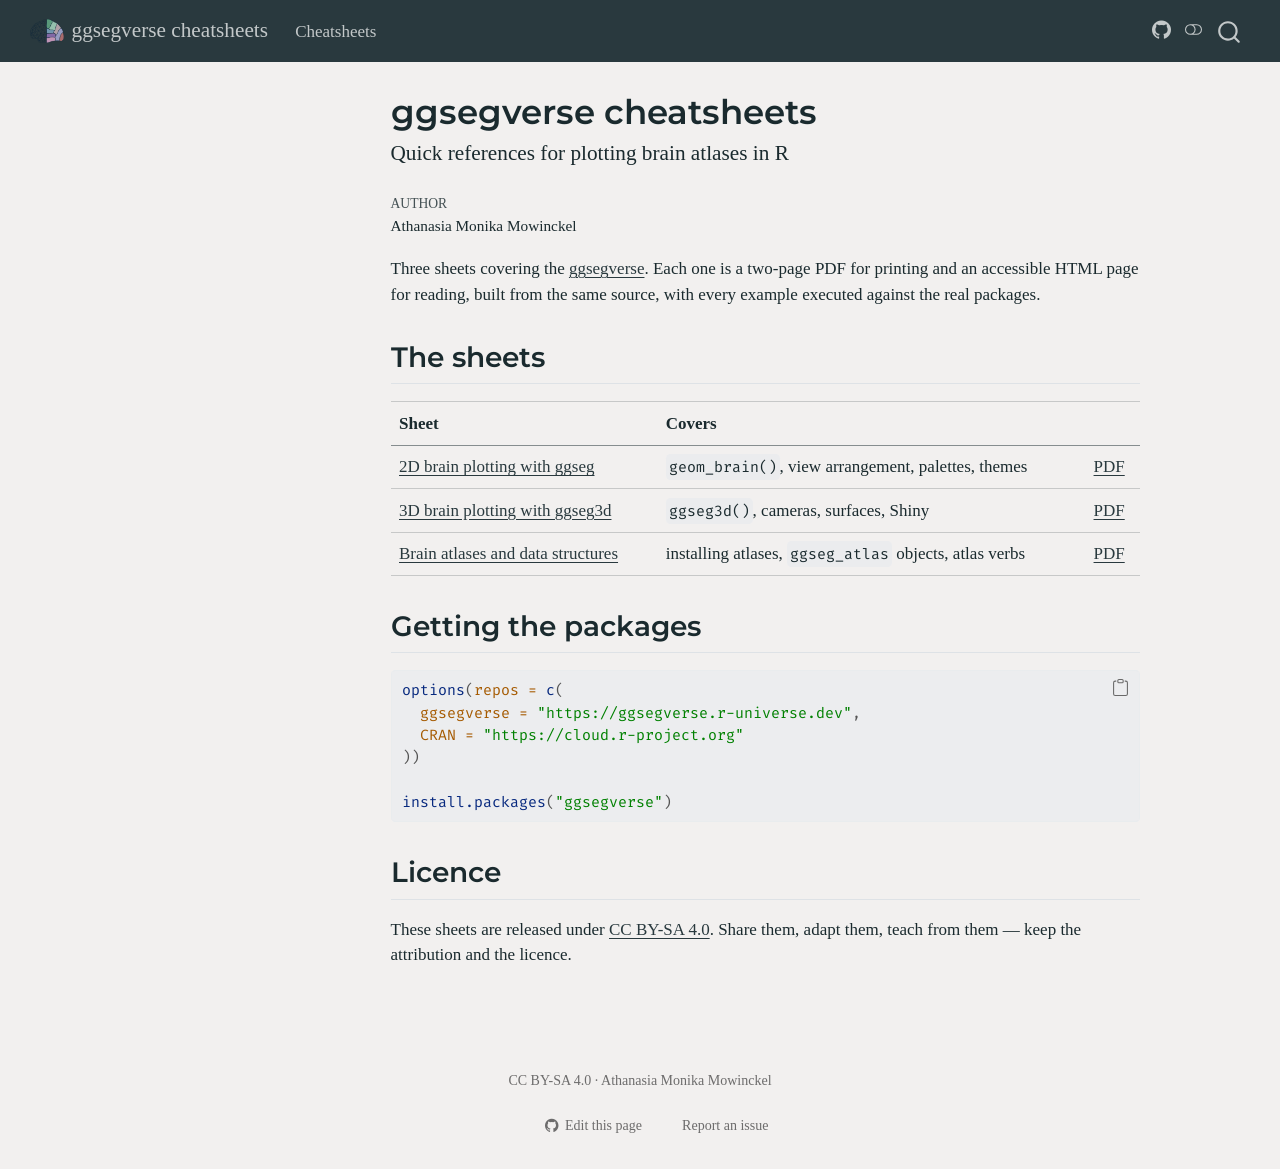
<file: docs/index.html>
<!DOCTYPE html>
<html xmlns="http://www.w3.org/1999/xhtml" lang="en" xml:lang="en"><head>

<meta charset="utf-8">
<meta name="generator" content="quarto-1.10.18">

<meta name="viewport" content="width=device-width, initial-scale=1.0, user-scalable=yes">

<meta name="author" content="Athanasia Monika Mowinckel">

<title>ggsegverse cheatsheets</title>
<style>
/* Default styles provided by pandoc.
** See https://pandoc.org/MANUAL.html#variables-for-html for config info.
*/
span.smallcaps{font-variant: small-caps;}
div.columns{display: flex; gap: 1.5em;}
div.column{flex: auto;}
@media screen {
div.columns{gap: min(4vw, 1.5em);}
div.column{overflow-x: auto;}
}
div.hanging-indent{margin-left: 1.5em; text-indent: -1.5em;}
ul.task-list{list-style: none;}
ul.task-list li input[type="checkbox"] {
  width: 0.8em;
  margin: 0 0.8em 0.2em -1em; /* quarto-specific, see https://github.com/quarto-dev/quarto-cli/issues/4556 */ 
  vertical-align: middle;
}
/* CSS for syntax highlighting */
html { -webkit-text-size-adjust: 100%; }
pre > code.sourceCode { white-space: pre; position: relative; }
pre > code.sourceCode > span { display: inline-block; line-height: 1.25; }
pre > code.sourceCode > span:empty { height: 1.2em; }
.sourceCode { overflow: visible; }
code.sourceCode > span { color: inherit; text-decoration: inherit; }
div.sourceCode { margin: 1em 0; }
pre.sourceCode { margin: 0; }
@media screen {
div.sourceCode { overflow: auto; }
}
@media print {
pre > code.sourceCode { white-space: pre-wrap; }
pre > code.sourceCode > span { text-indent: -5em; padding-left: 5em; }
}
pre.numberSource code
  { counter-reset: source-line 0; }
pre.numberSource code > span
  { position: relative; left: -4em; counter-increment: source-line; }
pre.numberSource code > span > a:first-child::before
  { content: counter(source-line);
    position: relative; left: -1em; text-align: right; vertical-align: baseline;
    border: none; display: inline-block;
    -webkit-touch-callout: none; -webkit-user-select: none;
    -khtml-user-select: none; -moz-user-select: none;
    -ms-user-select: none; user-select: none;
    padding: 0 4px; width: 4em;
  }
pre.numberSource { margin-left: 3em;  padding-left: 4px; }
div.sourceCode
  {   }
@media screen {
pre > code.sourceCode > span > a:first-child::before { text-decoration: underline; }
}
</style>


<script src="site_libs/quarto-nav/quarto-nav.js"></script>
<script src="site_libs/quarto-nav/headroom.min.js"></script>
<script src="site_libs/clipboard/clipboard.min.js"></script>
<script src="site_libs/quarto-search/autocomplete.umd.js"></script>
<script src="site_libs/quarto-search/fuse.min.js"></script>
<script src="site_libs/quarto-search/quarto-search.js"></script>
<meta name="quarto:offset" content="./">
<link href="./images/favico.png" rel="icon" type="image/png">
<script src="site_libs/quarto-html/quarto.js" type="module"></script>
<script src="site_libs/quarto-html/tabsets/tabsets.js" type="module"></script>
<script src="site_libs/quarto-html/popper.min.js"></script>
<script src="site_libs/quarto-html/tippy.umd.min.js"></script>
<script src="site_libs/quarto-html/anchor.min.js"></script>
<link href="site_libs/quarto-html/tippy.css" rel="stylesheet">
<link href="site_libs/quarto-html/quarto-syntax-highlighting-a7e55a648c3173d490dfbcff7c738fd5.css" rel="stylesheet" class="quarto-color-scheme" id="quarto-text-highlighting-styles">
<link href="site_libs/quarto-html/quarto-syntax-highlighting-dark-8f4bfa30b46fb3658743a49ed406d3c1.css" rel="stylesheet" class="quarto-color-scheme quarto-color-alternate" id="quarto-text-highlighting-styles">
<link href="site_libs/quarto-html/quarto-syntax-highlighting-a7e55a648c3173d490dfbcff7c738fd5.css" rel="stylesheet" class="quarto-color-scheme-extra" id="quarto-text-highlighting-styles">
<script src="site_libs/bootstrap/bootstrap.min.js"></script>
<link href="site_libs/bootstrap/bootstrap-icons.css" rel="stylesheet">
<link href="site_libs/bootstrap/bootstrap-e9eb211d233157b58f5104077085ee62.min.css" rel="stylesheet" append-hash="true" class="quarto-color-scheme" id="quarto-bootstrap" data-mode="light">
<link href="site_libs/bootstrap/bootstrap-dark-74b1e653aeb2f6ab6475688ae5709e75.min.css" rel="stylesheet" append-hash="true" class="quarto-color-scheme quarto-color-alternate" id="quarto-bootstrap" data-mode="light">
<link href="site_libs/bootstrap/bootstrap-e9eb211d233157b58f5104077085ee62.min.css" rel="stylesheet" append-hash="true" class="quarto-color-scheme-extra" id="quarto-bootstrap" data-mode="light">
<script id="quarto-search-options" type="application/json">{
  "location": "navbar",
  "copy-button": false,
  "collapse-after": 3,
  "panel-placement": "end",
  "type": "overlay",
  "limit": 50,
  "keyboard-shortcut": [
    "f",
    "/",
    "s"
  ],
  "show-item-context": false,
  "language": {
    "search-no-results-text": "No results",
    "search-matching-documents-text": "matching documents",
    "search-copy-link-title": "Copy link to search",
    "search-hide-matches-text": "Hide additional matches",
    "search-more-match-text": "more match in this document",
    "search-more-matches-text": "more matches in this document",
    "search-clear-button-title": "Clear",
    "search-text-placeholder": "",
    "search-detached-cancel-button-title": "Cancel",
    "search-submit-button-title": "Submit",
    "search-label": "Search"
  }
}</script>


<link rel="stylesheet" href="styles.css">
</head>

<body class="floating nav-fixed fullcontent quarto-light"><script id="quarto-html-before-body" type="application/javascript">
    const toggleBodyColorMode = (bsSheetEl) => {
      const mode = bsSheetEl.getAttribute("data-mode");
      const bodyEl = window.document.querySelector("body");
      if (mode === "dark") {
        bodyEl.classList.add("quarto-dark");
        bodyEl.classList.remove("quarto-light");
      } else {
        bodyEl.classList.add("quarto-light");
        bodyEl.classList.remove("quarto-dark");
      }
    }
    const toggleBodyColorPrimary = () => {
      const bsSheetEl = window.document.querySelector("link#quarto-bootstrap:not([rel=disabled-stylesheet])");
      if (bsSheetEl) {
        toggleBodyColorMode(bsSheetEl);
      }
    }
    const setColorSchemeToggle = (alternate) => {
      const toggles = window.document.querySelectorAll('.quarto-color-scheme-toggle');
      for (let i=0; i < toggles.length; i++) {
        const toggle = toggles[i];
        if (toggle) {
          if (alternate) {
            toggle.classList.add("alternate");
          } else {
            toggle.classList.remove("alternate");
          }
        }
      }
    };
    const toggleColorMode = (alternate) => {
      // Switch the stylesheets
      const primaryStylesheets = window.document.querySelectorAll('link.quarto-color-scheme:not(.quarto-color-alternate)');
      const alternateStylesheets = window.document.querySelectorAll('link.quarto-color-scheme.quarto-color-alternate');
      manageTransitions('#quarto-margin-sidebar .nav-link', false);
      if (alternate) {
        // note: dark is layered on light, we don't disable primary!
        enableStylesheet(alternateStylesheets);
        for (const sheetNode of alternateStylesheets) {
          if (sheetNode.id === "quarto-bootstrap") {
            toggleBodyColorMode(sheetNode);
          }
        }
      } else {
        disableStylesheet(alternateStylesheets);
        enableStylesheet(primaryStylesheets)
        toggleBodyColorPrimary();
      }
      manageTransitions('#quarto-margin-sidebar .nav-link', true);
      // Switch the toggles
      setColorSchemeToggle(alternate)
      // Hack to workaround the fact that safari doesn't
      // properly recolor the scrollbar when toggling (#1455)
      if (navigator.userAgent.indexOf('Safari') > 0 && navigator.userAgent.indexOf('Chrome') == -1) {
        manageTransitions("body", false);
        window.scrollTo(0, 1);
        setTimeout(() => {
          window.scrollTo(0, 0);
          manageTransitions("body", true);
        }, 40);
      }
    }
    const disableStylesheet = (stylesheets) => {
      for (let i=0; i < stylesheets.length; i++) {
        const stylesheet = stylesheets[i];
        stylesheet.rel = 'disabled-stylesheet';
      }
    }
    const enableStylesheet = (stylesheets) => {
      for (let i=0; i < stylesheets.length; i++) {
        const stylesheet = stylesheets[i];
        if(stylesheet.rel !== 'stylesheet') { // for Chrome, which will still FOUC without this check
          stylesheet.rel = 'stylesheet';
        }
      }
    }
    const manageTransitions = (selector, allowTransitions) => {
      const els = window.document.querySelectorAll(selector);
      for (let i=0; i < els.length; i++) {
        const el = els[i];
        if (allowTransitions) {
          el.classList.remove('notransition');
        } else {
          el.classList.add('notransition');
        }
      }
    }
    const isFileUrl = () => {
      return window.location.protocol === 'file:';
    }
    const hasAlternateSentinel = () => {
      let styleSentinel = getColorSchemeSentinel();
      if (styleSentinel !== null) {
        return styleSentinel === "alternate";
      } else {
        return false;
      }
    }
    const setStyleSentinel = (alternate) => {
      const value = alternate ? "alternate" : "default";
      if (!isFileUrl()) {
        window.localStorage.setItem("quarto-color-scheme", value);
      } else {
        localAlternateSentinel = value;
      }
    }
    const getColorSchemeSentinel = () => {
      if (!isFileUrl()) {
        const storageValue = window.localStorage.getItem("quarto-color-scheme");
        return storageValue != null ? storageValue : localAlternateSentinel;
      } else {
        return localAlternateSentinel;
      }
    }
    const toggleGiscusIfUsed = (isAlternate, darkModeDefault) => {
      const baseTheme = document.querySelector('#giscus-base-theme')?.value ?? 'light';
      const alternateTheme = document.querySelector('#giscus-alt-theme')?.value ?? 'dark';
      let newTheme = '';
      if(authorPrefersDark) {
        newTheme = isAlternate ? baseTheme : alternateTheme;
      } else {
        newTheme = isAlternate ? alternateTheme : baseTheme;
      }
      const changeGiscusTheme = () => {
        // From: https://github.com/giscus/giscus/issues/336
        const sendMessage = (message) => {
          const iframe = document.querySelector('iframe.giscus-frame');
          if (!iframe) return;
          iframe.contentWindow.postMessage({ giscus: message }, 'https://giscus.app');
        }
        sendMessage({
          setConfig: {
            theme: newTheme
          }
        });
      }
      const isGiscussLoaded = window.document.querySelector('iframe.giscus-frame') !== null;
      if (isGiscussLoaded) {
        changeGiscusTheme();
      }
    };
    const authorPrefersDark = false;
    const darkModeDefault = authorPrefersDark;
      document.querySelector('link#quarto-text-highlighting-styles.quarto-color-scheme-extra').rel = 'disabled-stylesheet';
      document.querySelector('link#quarto-bootstrap.quarto-color-scheme-extra').rel = 'disabled-stylesheet';
    let localAlternateSentinel = darkModeDefault ? 'alternate' : 'default';
    // Dark / light mode switch
    window.quartoToggleColorScheme = () => {
      // Read the current dark / light value
      let toAlternate = !hasAlternateSentinel();
      toggleColorMode(toAlternate);
      setStyleSentinel(toAlternate);
      toggleGiscusIfUsed(toAlternate, darkModeDefault);
      window.dispatchEvent(new Event('resize'));
    };
    // Switch to dark mode if need be
    if (hasAlternateSentinel()) {
      toggleColorMode(true);
    } else {
      toggleColorMode(false);
    }
  </script>

<div id="quarto-search-results"></div>
  <header id="quarto-header" class="headroom fixed-top">
    <nav class="navbar navbar-expand-lg " data-bs-theme="dark">
      <div class="navbar-container container-fluid">
      <div class="navbar-brand-container mx-auto">
    <a href="https://ggsegverse.github.io" class="navbar-brand navbar-brand-logo">
    <img src="./images/submark_light.png" alt="ggsegverse" class="navbar-logo light-content">
    <img src="./images/submark_light.png" alt="ggsegverse" class="navbar-logo dark-content">
    </a>
    <a class="navbar-brand" href="https://ggsegverse.github.io">
    <span class="navbar-title">ggsegverse cheatsheets</span>
    </a>
  </div>
            <div id="quarto-search" class="" title="Search"></div>
          <button class="navbar-toggler" type="button" data-bs-toggle="collapse" data-bs-target="#navbarCollapse" aria-controls="navbarCollapse" role="menu" aria-expanded="false" aria-label="Toggle navigation" onclick="if (window.quartoToggleHeadroom) { window.quartoToggleHeadroom(); }">
  <span class="navbar-toggler-icon"></span>
</button>
          <div class="collapse navbar-collapse" id="navbarCollapse">
            <ul class="navbar-nav navbar-nav-scroll me-auto">
  <li class="nav-item">
    <a class="nav-link active" href="./index.html" aria-current="page"> 
<span class="menu-text">Cheatsheets</span></a>
  </li>  
</ul>
            <ul class="navbar-nav navbar-nav-scroll ms-auto">
  <li class="nav-item compact">
    <a class="nav-link" href="https://github.com/ggsegverse/cheatsheets"> <i class="bi bi-github" role="img" aria-label="GitHub">
</i> 
<span class="menu-text"></span></a>
  </li>  
</ul>
          </div> <!-- /navcollapse -->
            <div class="quarto-navbar-tools">
  <a href="" class="quarto-color-scheme-toggle quarto-navigation-tool  px-1" onclick="window.quartoToggleColorScheme(); return false;" title="Toggle dark mode"><i class="bi"></i></a>
</div>
      </div> <!-- /container-fluid -->
    </nav>
</header>
<!-- content -->
<div id="quarto-content" class="quarto-container page-columns page-rows-contents page-layout-article page-navbar">
<!-- sidebar -->
  <nav id="quarto-sidebar" class="sidebar collapse collapse-horizontal quarto-sidebar-collapse-item sidebar-navigation floating overflow-auto">
    
</nav>
<div id="quarto-sidebar-glass" class="quarto-sidebar-collapse-item" data-bs-toggle="collapse" data-bs-target=".quarto-sidebar-collapse-item"></div>
<!-- margin-sidebar -->
    
<!-- main -->
<main class="content" id="quarto-document-content">


<header id="title-block-header" class="quarto-title-block default">
<div class="quarto-title">
<h1 class="title">ggsegverse cheatsheets</h1>
<p class="subtitle lead">Quick references for plotting brain atlases in R</p>
</div>



<div class="quarto-title-meta">

    <div>
    <div class="quarto-title-meta-heading">Author</div>
    <div class="quarto-title-meta-contents">
             <p>Athanasia Monika Mowinckel </p>
          </div>
  </div>
    
  
    
  </div>
  


</header>


<p>Three sheets covering the <a href="https://ggsegverse.github.io">ggsegverse</a>. Each one is a two-page PDF for printing and an accessible HTML page for reading, built from the same source, with every example executed against the real packages.</p>
<section id="the-sheets" class="level2">
<h2 class="anchored" data-anchor-id="the-sheets">The sheets</h2>
<table class="caption-top table">
<thead>
<tr class="header">
<th>Sheet</th>
<th>Covers</th>
<th></th>
</tr>
</thead>
<tbody>
<tr class="odd">
<td><a href="./ggseg.html">2D brain plotting with ggseg</a></td>
<td><code>geom_brain()</code>, view arrangement, palettes, themes</td>
<td><a href="ggseg.pdf">PDF</a></td>
</tr>
<tr class="even">
<td><a href="./ggseg3d.html">3D brain plotting with ggseg3d</a></td>
<td><code>ggseg3d()</code>, cameras, surfaces, Shiny</td>
<td><a href="ggseg3d.pdf">PDF</a></td>
</tr>
<tr class="odd">
<td><a href="./ggseg-atlases.html">Brain atlases and data structures</a></td>
<td>installing atlases, <code>ggseg_atlas</code> objects, atlas verbs</td>
<td><a href="ggseg-atlases.pdf">PDF</a></td>
</tr>
</tbody>
</table>
</section>
<section id="getting-the-packages" class="level2">
<h2 class="anchored" data-anchor-id="getting-the-packages">Getting the packages</h2>
<div class="code-copy-outer-scaffold"><div class="sourceCode" id="cb1"><pre class="sourceCode r code-with-copy"><code class="sourceCode r"><span id="cb1-1"><a href="#cb1-1" aria-hidden="true" tabindex="-1"></a><span class="fu">options</span>(<span class="at">repos =</span> <span class="fu">c</span>(</span>
<span id="cb1-2"><a href="#cb1-2" aria-hidden="true" tabindex="-1"></a>  <span class="at">ggsegverse =</span> <span class="st">"https://ggsegverse.r-universe.dev"</span>,</span>
<span id="cb1-3"><a href="#cb1-3" aria-hidden="true" tabindex="-1"></a>  <span class="at">CRAN =</span> <span class="st">"https://cloud.r-project.org"</span></span>
<span id="cb1-4"><a href="#cb1-4" aria-hidden="true" tabindex="-1"></a>))</span>
<span id="cb1-5"><a href="#cb1-5" aria-hidden="true" tabindex="-1"></a></span>
<span id="cb1-6"><a href="#cb1-6" aria-hidden="true" tabindex="-1"></a><span class="fu">install.packages</span>(<span class="st">"ggsegverse"</span>)</span></code></pre></div><button title="Copy to Clipboard" class="code-copy-button"><i class="bi"></i></button></div>
</section>
<section id="licence" class="level2">
<h2 class="anchored" data-anchor-id="licence">Licence</h2>
<p>These sheets are released under <a href="https://creativecommons.org/licenses/by-sa/4.0/">CC BY-SA 4.0</a>. Share them, adapt them, teach from them — keep the attribution and the licence.</p>


</section>

</main> <!-- /main -->
<script id="quarto-html-after-body" type="application/javascript">
  window.document.addEventListener("DOMContentLoaded", function (event) {
    // Ensure there is a toggle, if there isn't float one in the top right
    if (window.document.querySelector('.quarto-color-scheme-toggle') === null) {
      const a = window.document.createElement('a');
      a.classList.add('top-right');
      a.classList.add('quarto-color-scheme-toggle');
      a.href = "";
      a.onclick = function() { try { window.quartoToggleColorScheme(); } catch {} return false; };
      const i = window.document.createElement("i");
      i.classList.add('bi');
      a.appendChild(i);
      window.document.body.appendChild(a);
    }
    setColorSchemeToggle(hasAlternateSentinel())
    const icon = "";
    const anchorJS = new window.AnchorJS();
    anchorJS.options = {
      placement: 'right',
      icon: icon
    };
    anchorJS.add('.anchored');
    const isCodeAnnotation = (el) => {
      for (const clz of el.classList) {
        if (clz.startsWith('code-annotation-')) {                     
          return true;
        }
      }
      return false;
    }
    const onCopySuccess = function(e) {
      // button target
      const button = e.trigger;
      // don't keep focus
      button.blur();
      // flash "checked"
      button.classList.add('code-copy-button-checked');
      var currentTitle = button.getAttribute("title");
      button.setAttribute("title", "Copied!");
      let tooltip;
      if (window.bootstrap) {
        button.setAttribute("data-bs-toggle", "tooltip");
        button.setAttribute("data-bs-placement", "left");
        button.setAttribute("data-bs-title", "Copied!");
        tooltip = new bootstrap.Tooltip(button, 
          { trigger: "manual", 
            customClass: "code-copy-button-tooltip",
            offset: [0, -8]});
        tooltip.show();    
      }
      setTimeout(function() {
        if (tooltip) {
          tooltip.hide();
          button.removeAttribute("data-bs-title");
          button.removeAttribute("data-bs-toggle");
          button.removeAttribute("data-bs-placement");
        }
        button.setAttribute("title", currentTitle);
        button.classList.remove('code-copy-button-checked');
      }, 1000);
      // clear code selection
      e.clearSelection();
    }
    const getTextToCopy = function(trigger) {
      const outerScaffold = trigger.parentElement.cloneNode(true);
      const codeEl = outerScaffold.querySelector('code');
      for (const childEl of codeEl.children) {
        if (isCodeAnnotation(childEl)) {
          childEl.remove();
        }
      }
      return codeEl.innerText;
    }
    const clipboard = new window.ClipboardJS('.code-copy-button:not([data-in-quarto-modal])', {
      text: getTextToCopy
    });
    clipboard.on('success', onCopySuccess);
    if (window.document.getElementById('quarto-embedded-source-code-modal')) {
      const clipboardModal = new window.ClipboardJS('.code-copy-button[data-in-quarto-modal]', {
        text: getTextToCopy,
        container: window.document.getElementById('quarto-embedded-source-code-modal')
      });
      clipboardModal.on('success', onCopySuccess);
    }
      var localhostRegex = new RegExp(/^(?:http|https):\/\/localhost\:?[0-9]*\//);
      var mailtoRegex = new RegExp(/^mailto:/);
        var filterRegex = new RegExp("https:\/\/ggsegverse\.github\.io\/cheatsheets");
      var isInternal = (href) => {
          return filterRegex.test(href) || localhostRegex.test(href) || mailtoRegex.test(href);
      }
      // Inspect non-navigation links and adorn them if external
     var links = window.document.querySelectorAll('a[href]:not(.nav-link):not(.navbar-brand):not(.toc-action):not(.sidebar-link):not(.sidebar-item-toggle):not(.pagination-link):not(.no-external):not([aria-hidden]):not(.dropdown-item):not(.quarto-navigation-tool):not(.about-link)');
      for (var i=0; i<links.length; i++) {
        const link = links[i];
        if (!isInternal(link.href)) {
          // undo the damage that might have been done by quarto-nav.js in the case of
          // links that we want to consider external
          if (link.dataset.originalHref !== undefined) {
            link.href = link.dataset.originalHref;
          }
            // target, if specified
            link.setAttribute("target", "_blank");
            if (link.getAttribute("rel") === null) {
              link.setAttribute("rel", "noopener");
            }
        }
      }
    function tippyHover(el, contentFn, onTriggerFn, onUntriggerFn) {
      const config = {
        allowHTML: true,
        maxWidth: 500,
        delay: 100,
        arrow: false,
        appendTo: function(el) {
            return el.parentElement;
        },
        interactive: true,
        interactiveBorder: 10,
        theme: 'quarto',
        placement: 'bottom-start',
      };
      if (contentFn) {
        config.content = contentFn;
      }
      if (onTriggerFn) {
        config.onTrigger = onTriggerFn;
      }
      if (onUntriggerFn) {
        config.onUntrigger = onUntriggerFn;
      }
      window.tippy(el, config); 
    }
    const noterefs = window.document.querySelectorAll('a[role="doc-noteref"]');
    for (var i=0; i<noterefs.length; i++) {
      const ref = noterefs[i];
      tippyHover(ref, function() {
        // use id or data attribute instead here
        let href = ref.getAttribute('data-footnote-href') || ref.getAttribute('href');
        try { href = new URL(href).hash; } catch {}
        const id = href.replace(/^#\/?/, "");
        const note = window.document.getElementById(id);
        if (note) {
          return note.innerHTML;
        } else {
          return "";
        }
      });
    }
    const xrefs = window.document.querySelectorAll('a.quarto-xref');
    const processXRef = (id, note) => {
      // Strip column container classes
      const stripColumnClz = (el) => {
        el.classList.remove("page-full", "page-columns");
        if (el.children) {
          for (const child of el.children) {
            stripColumnClz(child);
          }
        }
      }
      stripColumnClz(note)
      if (id === null || id.startsWith('sec-')) {
        // Special case sections, only their first couple elements
        const container = document.createElement("div");
        if (note.children && note.children.length > 2) {
          container.appendChild(note.children[0].cloneNode(true));
          for (let i = 1; i < note.children.length; i++) {
            const child = note.children[i];
            if (child.tagName === "P" && child.innerText === "") {
              continue;
            } else {
              container.appendChild(child.cloneNode(true));
              break;
            }
          }
          if (window.Quarto?.typesetMath) {
            window.Quarto.typesetMath(container);
          }
          return container.innerHTML
        } else {
          if (window.Quarto?.typesetMath) {
            window.Quarto.typesetMath(note);
          }
          return note.innerHTML;
        }
      } else {
        // Remove any anchor links if they are present
        const anchorLink = note.querySelector('a.anchorjs-link');
        if (anchorLink) {
          anchorLink.remove();
        }
        if (window.Quarto?.typesetMath) {
          window.Quarto.typesetMath(note);
        }
        if (note.classList.contains("callout")) {
          return note.outerHTML;
        } else {
          return note.innerHTML;
        }
      }
    }
    for (var i=0; i<xrefs.length; i++) {
      const xref = xrefs[i];
      tippyHover(xref, undefined, function(instance) {
        instance.disable();
        let url = xref.getAttribute('href');
        let hash = undefined; 
        if (url.startsWith('#')) {
          hash = url;
        } else {
          try { hash = new URL(url).hash; } catch {}
        }
        if (hash) {
          const id = hash.replace(/^#\/?/, "");
          const note = window.document.getElementById(id);
          if (note !== null) {
            try {
              const html = processXRef(id, note.cloneNode(true));
              instance.setContent(html);
            } finally {
              instance.enable();
              instance.show();
            }
          } else {
            // See if we can fetch this
            fetch(url.split('#')[0])
            .then(res => res.text())
            .then(html => {
              const parser = new DOMParser();
              const htmlDoc = parser.parseFromString(html, "text/html");
              const note = htmlDoc.getElementById(id);
              if (note !== null) {
                const html = processXRef(id, note);
                instance.setContent(html);
              } 
            }).finally(() => {
              instance.enable();
              instance.show();
            });
          }
        } else {
          // See if we can fetch a full url (with no hash to target)
          // This is a special case and we should probably do some content thinning / targeting
          fetch(url)
          .then(res => res.text())
          .then(html => {
            const parser = new DOMParser();
            const htmlDoc = parser.parseFromString(html, "text/html");
            const note = htmlDoc.querySelector('main.content');
            if (note !== null) {
              // This should only happen for chapter cross references
              // (since there is no id in the URL)
              // remove the first header
              if (note.children.length > 0 && note.children[0].tagName === "HEADER") {
                note.children[0].remove();
              }
              const html = processXRef(null, note);
              instance.setContent(html);
            } 
          }).finally(() => {
            instance.enable();
            instance.show();
          });
        }
      }, function(instance) {
      });
    }
        let selectedAnnoteEl;
        const selectorForAnnotation = ( cell, annotation) => {
          let cellAttr = 'data-code-cell="' + cell + '"';
          let lineAttr = 'data-code-annotation="' +  annotation + '"';
          const selector = 'span[' + cellAttr + '][' + lineAttr + ']';
          return selector;
        }
        const selectCodeLines = (annoteEl) => {
          const doc = window.document;
          const targetCell = annoteEl.getAttribute("data-target-cell");
          const targetAnnotation = annoteEl.getAttribute("data-target-annotation");
          const annoteSpan = window.document.querySelector(selectorForAnnotation(targetCell, targetAnnotation));
          const lines = annoteSpan.getAttribute("data-code-lines").split(",");
          const lineIds = lines.map((line) => {
            return targetCell + "-" + line;
          })
          let top = null;
          let height = null;
          let parent = null;
          if (lineIds.length > 0) {
              //compute the position of the single el (top and bottom and make a div)
              const el = window.document.getElementById(lineIds[0]);
              top = el.offsetTop;
              height = el.offsetHeight;
              parent = el.parentElement.parentElement;
            if (lineIds.length > 1) {
              const lastEl = window.document.getElementById(lineIds[lineIds.length - 1]);
              const bottom = lastEl.offsetTop + lastEl.offsetHeight;
              height = bottom - top;
            }
            if (top !== null && height !== null && parent !== null) {
              // cook up a div (if necessary) and position it 
              let div = window.document.getElementById("code-annotation-line-highlight");
              if (div === null) {
                div = window.document.createElement("div");
                div.setAttribute("id", "code-annotation-line-highlight");
                div.style.position = 'absolute';
                parent.appendChild(div);
              }
              div.style.top = top - 2 + "px";
              div.style.height = height + 4 + "px";
              div.style.left = 0;
              let gutterDiv = window.document.getElementById("code-annotation-line-highlight-gutter");
              if (gutterDiv === null) {
                gutterDiv = window.document.createElement("div");
                gutterDiv.setAttribute("id", "code-annotation-line-highlight-gutter");
                gutterDiv.style.position = 'absolute';
                const codeCell = window.document.getElementById(targetCell);
                const gutter = codeCell.querySelector('.code-annotation-gutter');
                gutter.appendChild(gutterDiv);
              }
              gutterDiv.style.top = top - 2 + "px";
              gutterDiv.style.height = height + 4 + "px";
            }
            selectedAnnoteEl = annoteEl;
          }
        };
        const unselectCodeLines = () => {
          const elementsIds = ["code-annotation-line-highlight", "code-annotation-line-highlight-gutter"];
          elementsIds.forEach((elId) => {
            const div = window.document.getElementById(elId);
            if (div) {
              div.remove();
            }
          });
          selectedAnnoteEl = undefined;
        };
          // Handle positioning of the toggle
      window.addEventListener(
        "resize",
        throttle(() => {
          elRect = undefined;
          if (selectedAnnoteEl) {
            selectCodeLines(selectedAnnoteEl);
          }
        }, 10)
      );
      function throttle(fn, ms) {
      let throttle = false;
      let timer;
        return (...args) => {
          if(!throttle) { // first call gets through
              fn.apply(this, args);
              throttle = true;
          } else { // all the others get throttled
              if(timer) clearTimeout(timer); // cancel #2
              timer = setTimeout(() => {
                fn.apply(this, args);
                timer = throttle = false;
              }, ms);
          }
        };
      }
        // Attach click handler to the DT
        const annoteDls = window.document.querySelectorAll('dt[data-target-cell]');
        for (const annoteDlNode of annoteDls) {
          annoteDlNode.addEventListener('click', (event) => {
            const clickedEl = event.target;
            if (clickedEl !== selectedAnnoteEl) {
              unselectCodeLines();
              const activeEl = window.document.querySelector('dt[data-target-cell].code-annotation-active');
              if (activeEl) {
                activeEl.classList.remove('code-annotation-active');
              }
              selectCodeLines(clickedEl);
              clickedEl.classList.add('code-annotation-active');
            } else {
              // Unselect the line
              unselectCodeLines();
              clickedEl.classList.remove('code-annotation-active');
            }
          });
        }
    const findCites = (el) => {
      const parentEl = el.parentElement;
      if (parentEl) {
        const cites = parentEl.dataset.cites;
        if (cites) {
          return {
            el,
            cites: cites.split(' ')
          };
        } else {
          return findCites(el.parentElement)
        }
      } else {
        return undefined;
      }
    };
    var bibliorefs = window.document.querySelectorAll('a[role="doc-biblioref"]');
    for (var i=0; i<bibliorefs.length; i++) {
      const ref = bibliorefs[i];
      const citeInfo = findCites(ref);
      if (citeInfo) {
        tippyHover(citeInfo.el, function() {
          var popup = window.document.createElement('div');
          citeInfo.cites.forEach(function(cite) {
            var citeDiv = window.document.createElement('div');
            citeDiv.classList.add('hanging-indent');
            citeDiv.classList.add('csl-entry');
            var biblioDiv = window.document.getElementById('ref-' + cite);
            if (biblioDiv) {
              citeDiv.innerHTML = biblioDiv.innerHTML;
            }
            popup.appendChild(citeDiv);
          });
          return popup.innerHTML;
        });
      }
    }
  });
  </script>
</div> <!-- /content -->
<footer class="footer">
  <div class="nav-footer">
    <div class="nav-footer-left">
      &nbsp;
    </div>   
    <div class="nav-footer-center">
<p>CC BY-SA 4.0 · Athanasia Monika Mowinckel</p>
<div class="toc-actions"><ul><li><a href="https://github.com/ggsegverse/cheatsheets/edit/main/index.qmd" class="toc-action"><i class="bi bi-github"></i>Edit this page</a></li><li><a href="https://github.com/ggsegverse/cheatsheets/issues/new" class="toc-action"><i class="bi empty"></i>Report an issue</a></li></ul></div></div>
    <div class="nav-footer-right">
      &nbsp;
    </div>
  </div>
</footer>




</body></html>
</file>
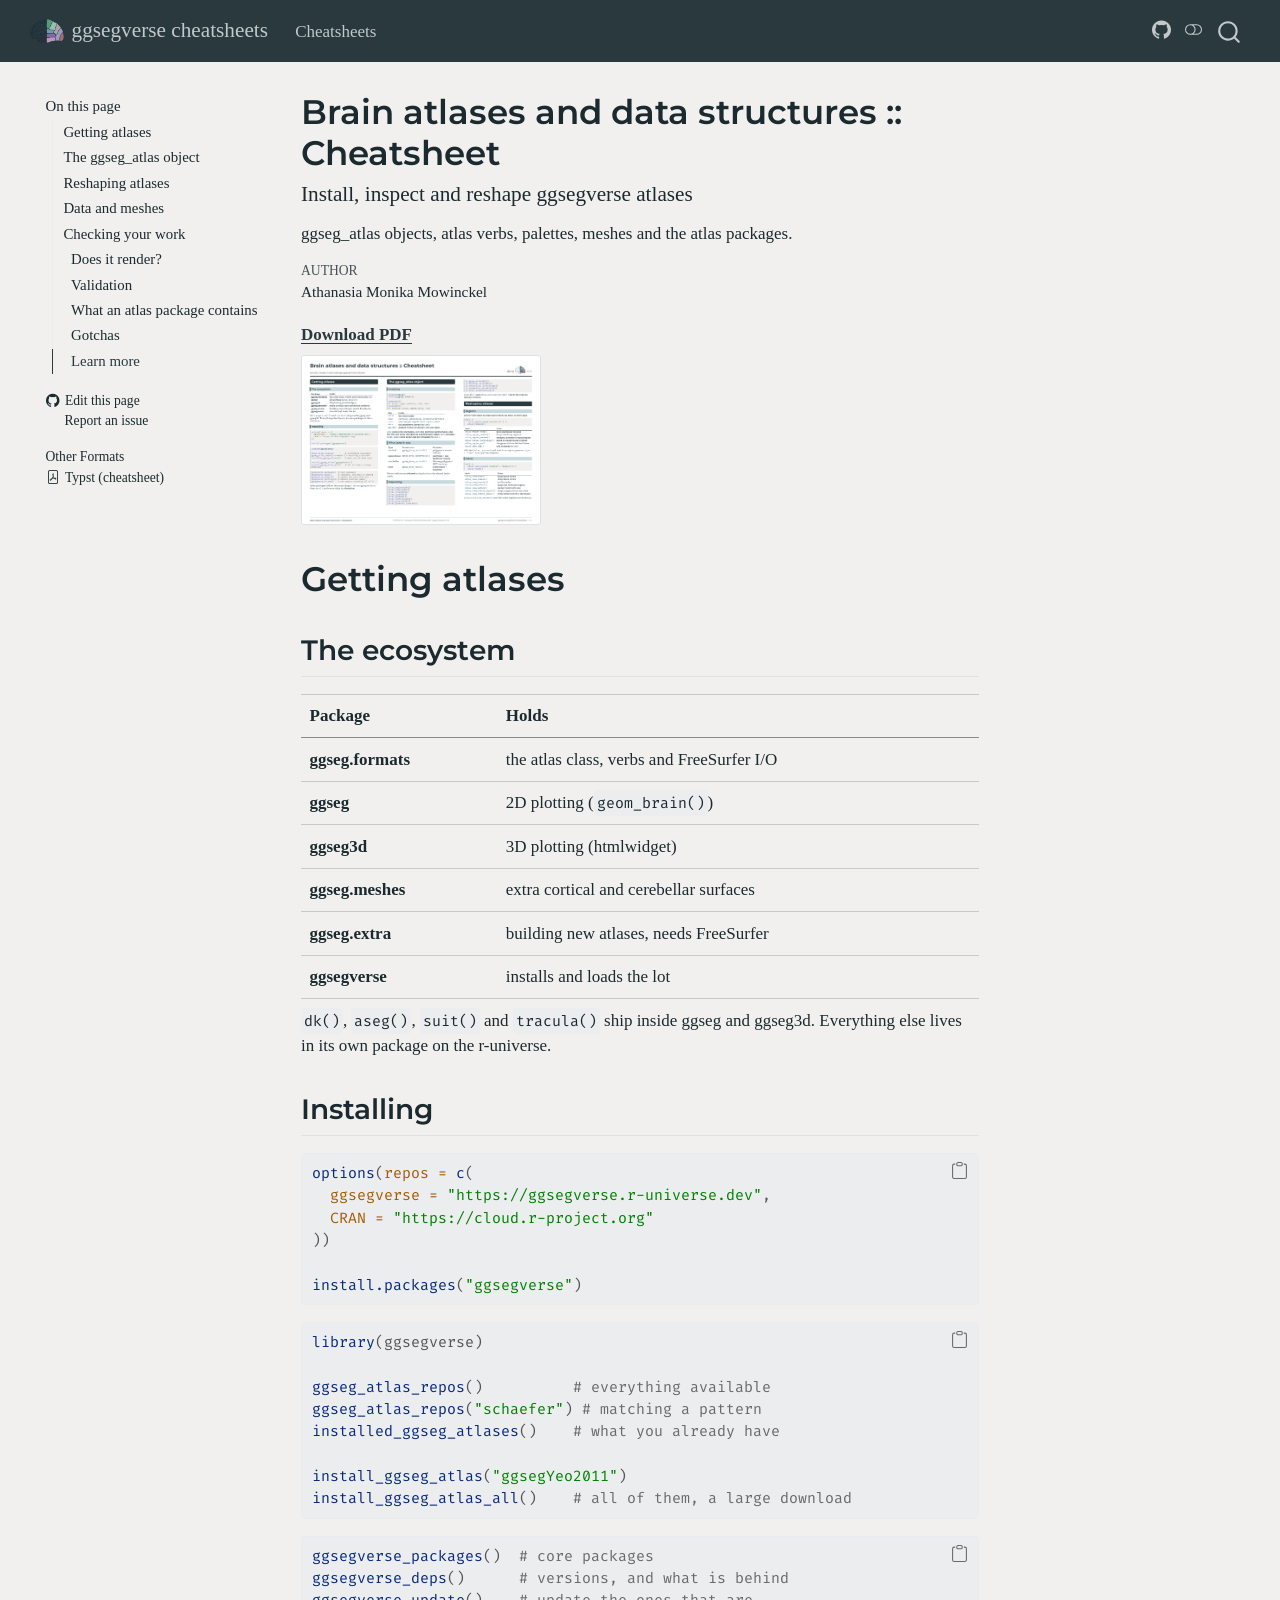
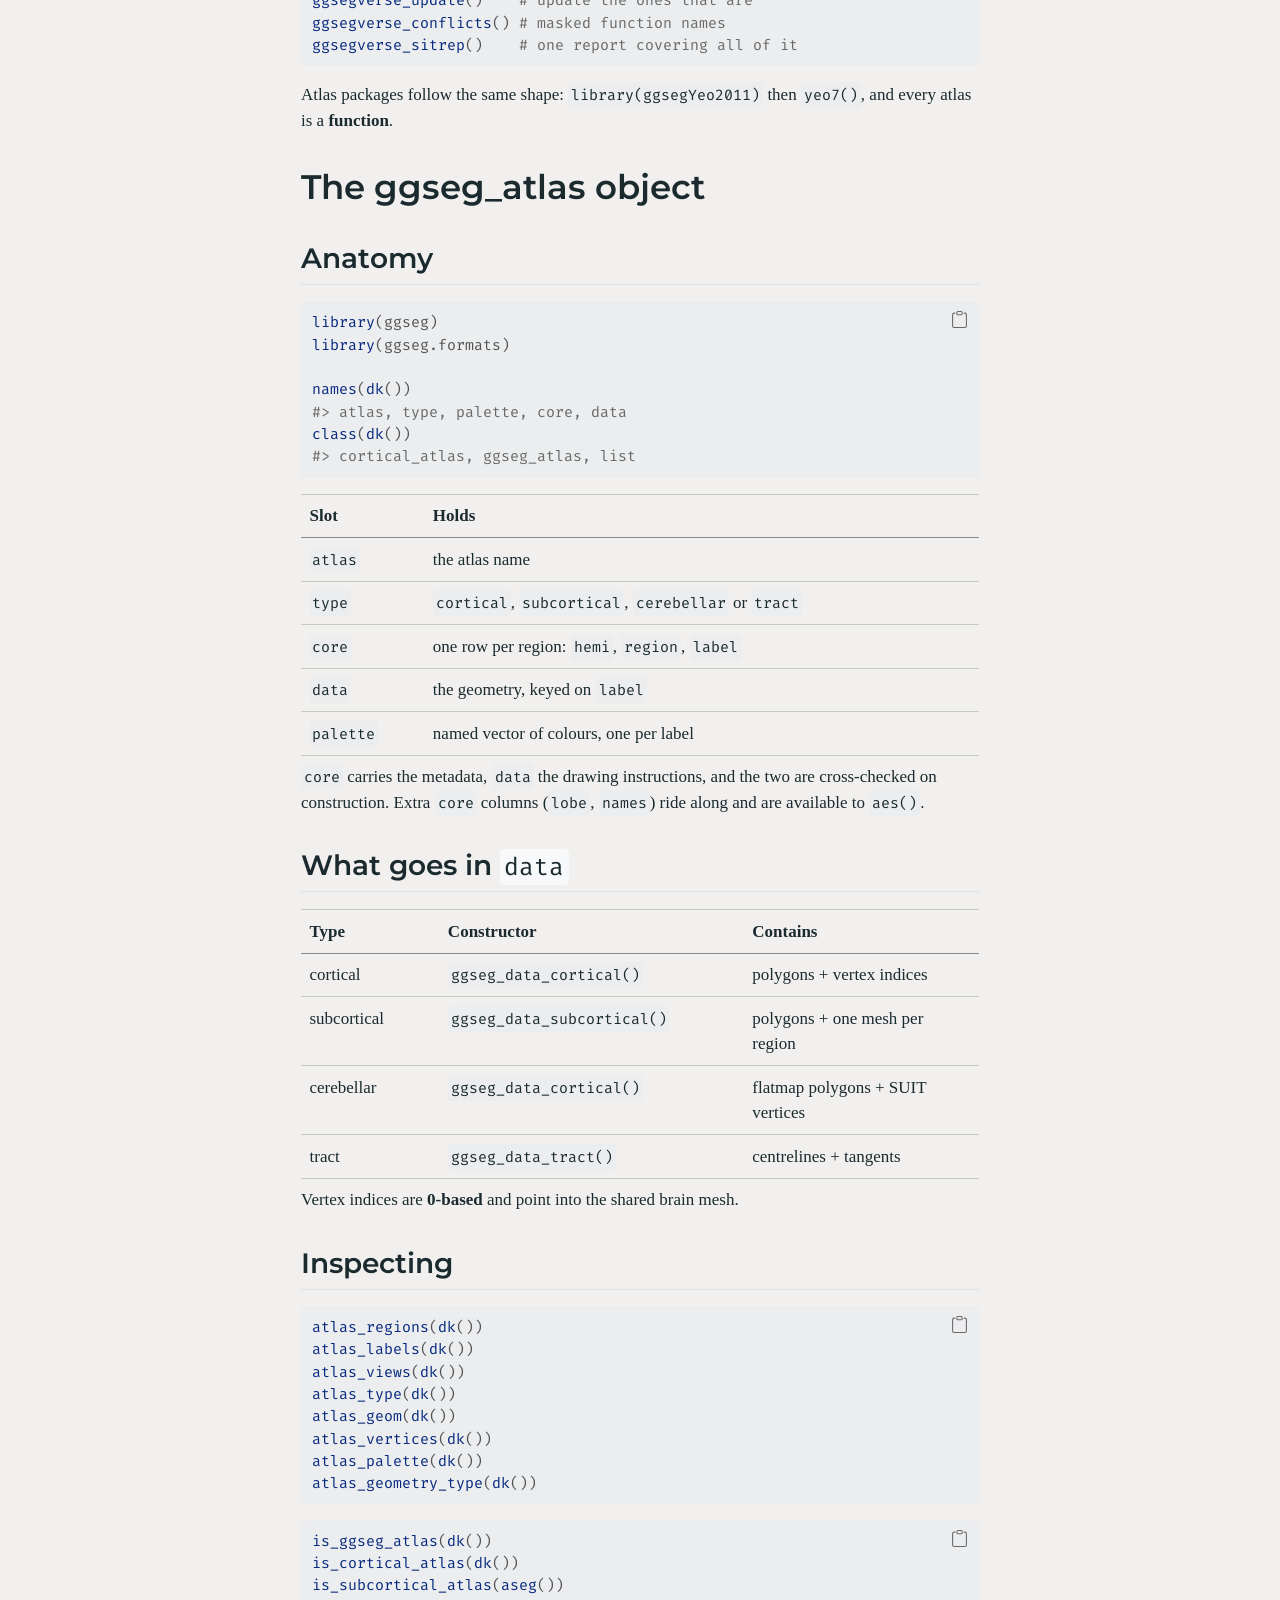
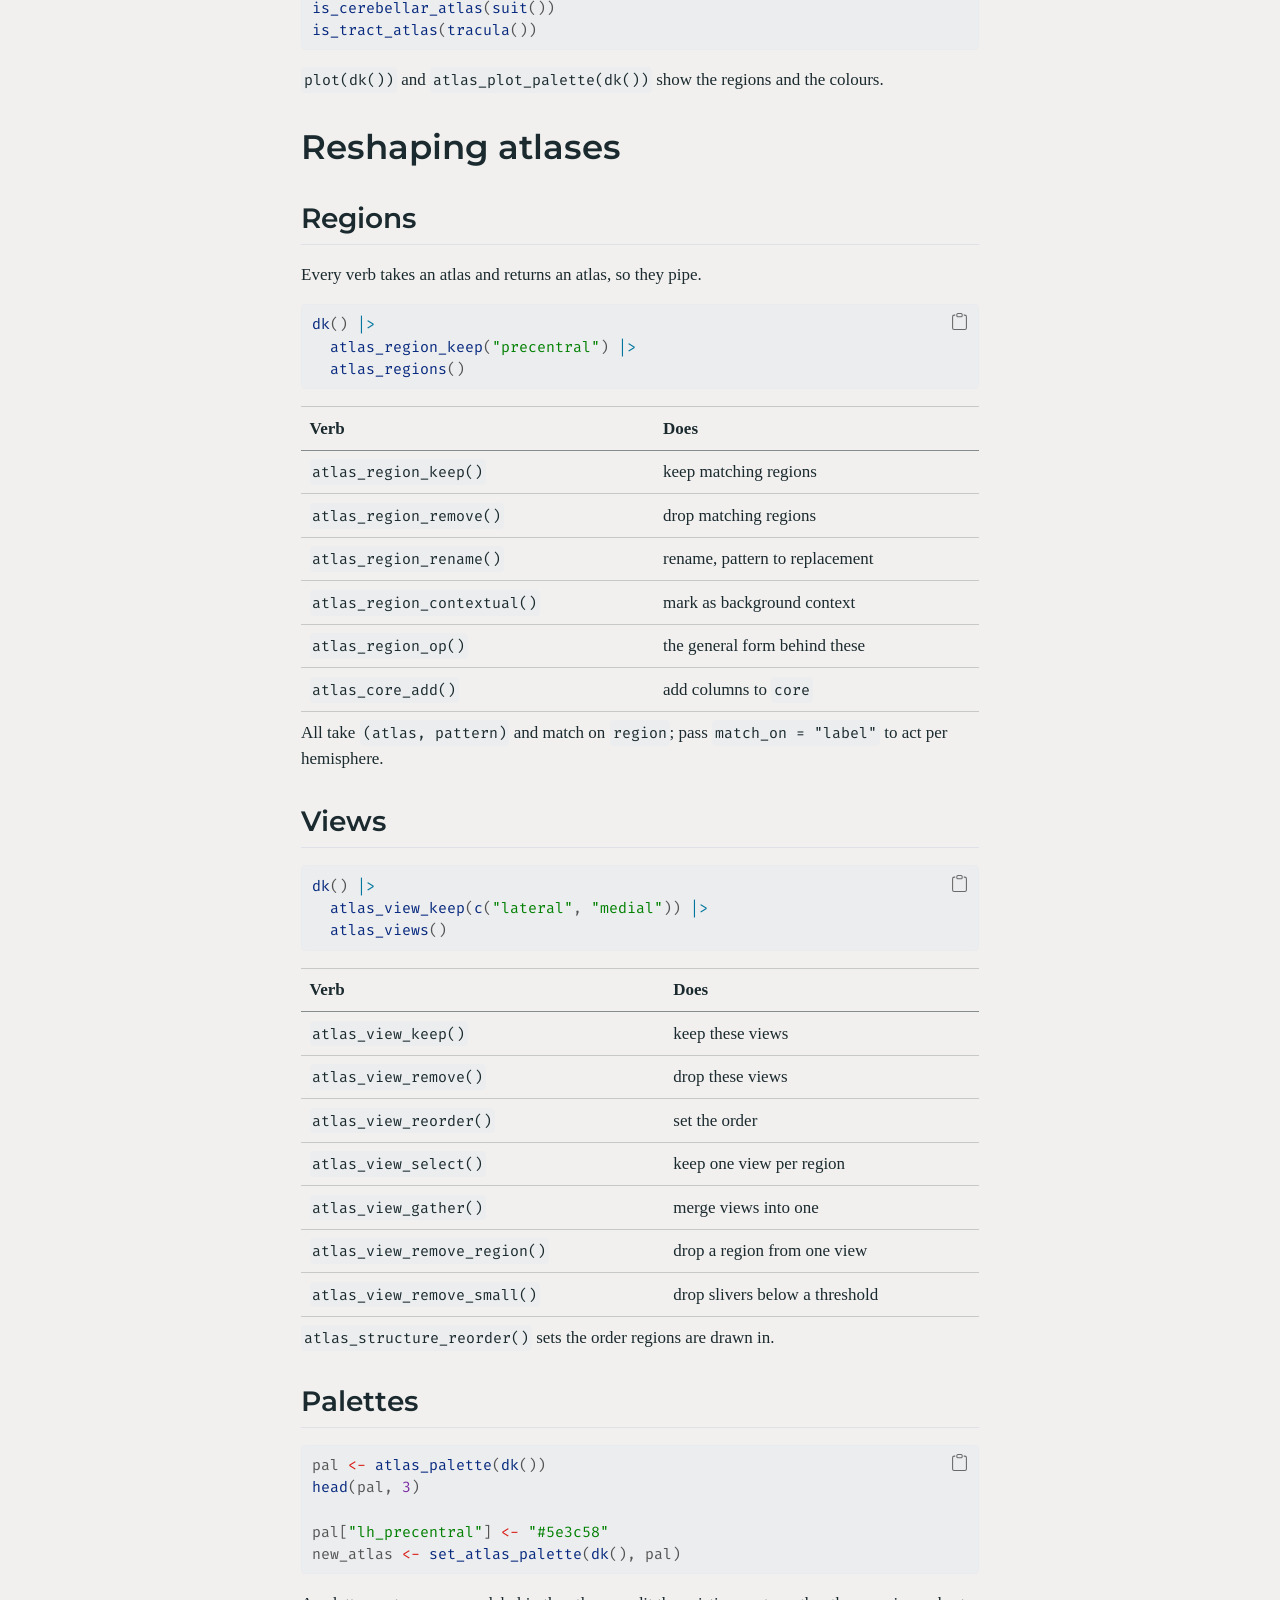
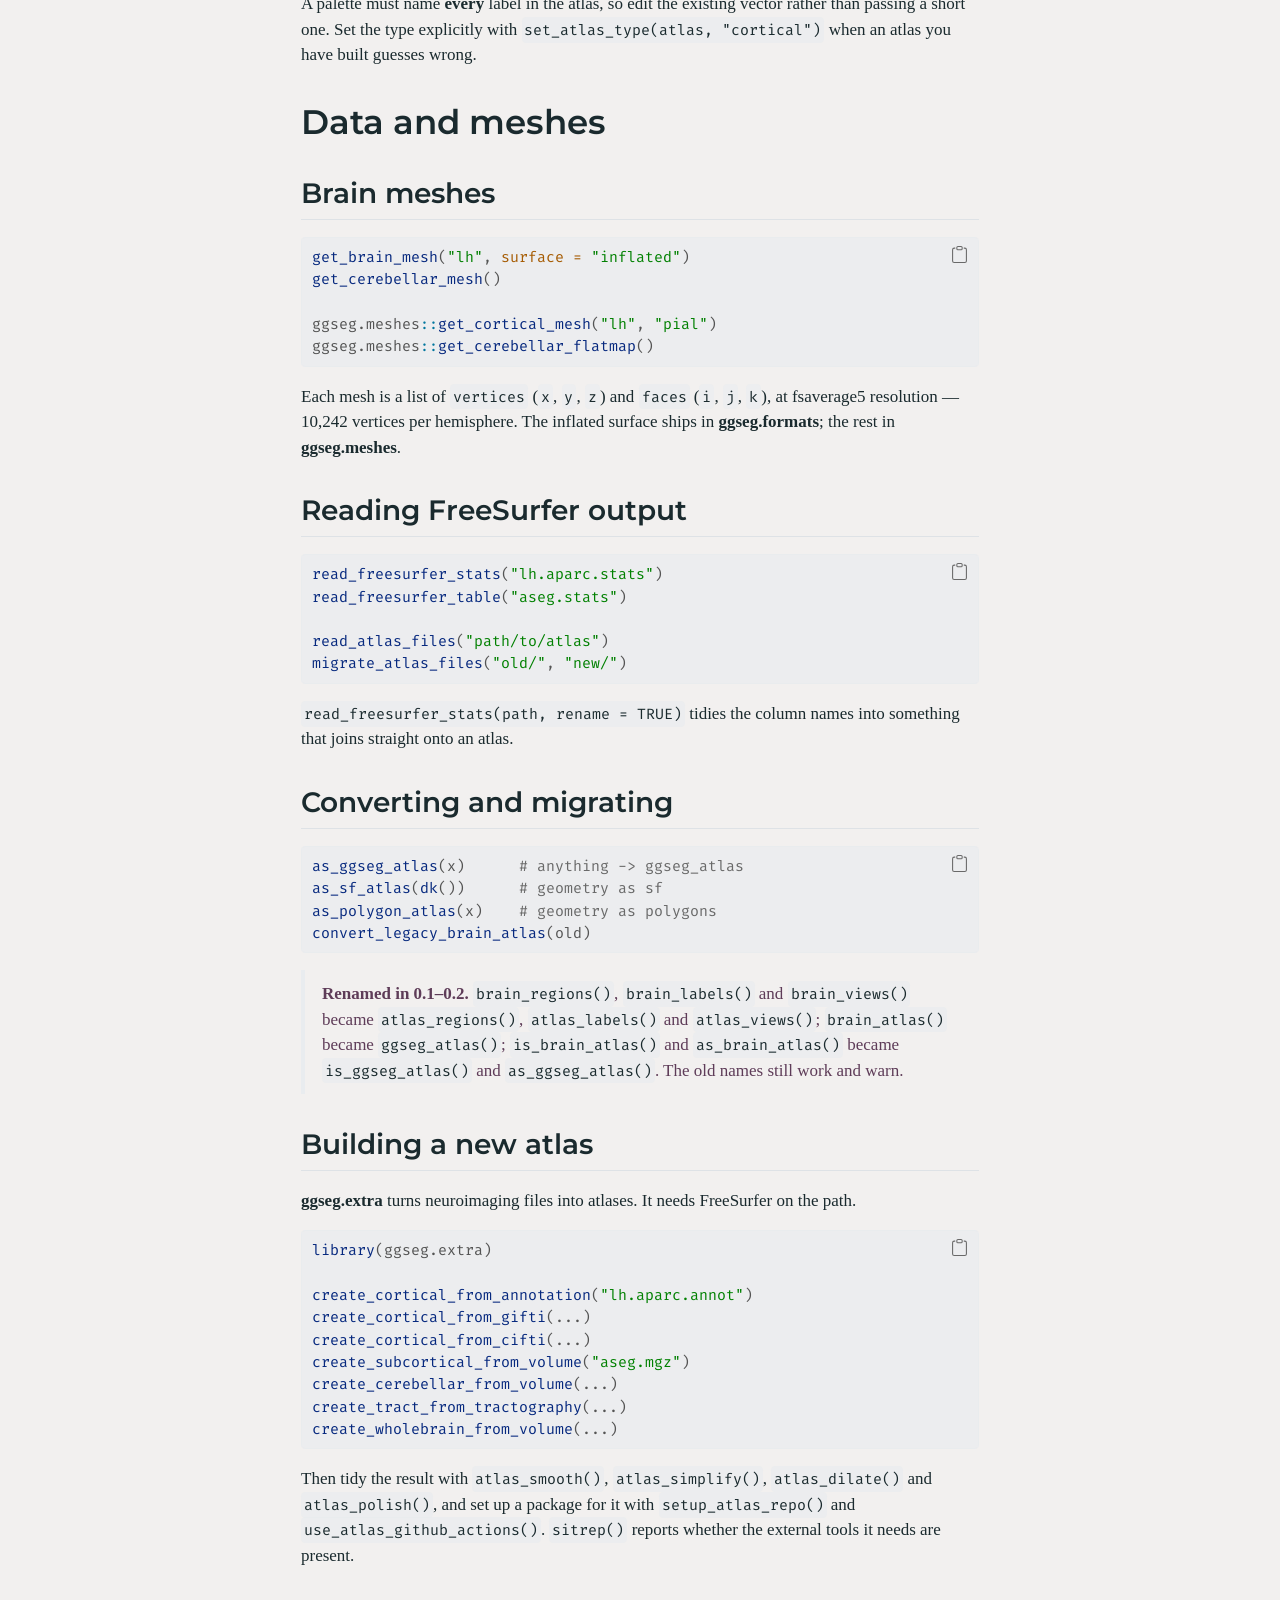
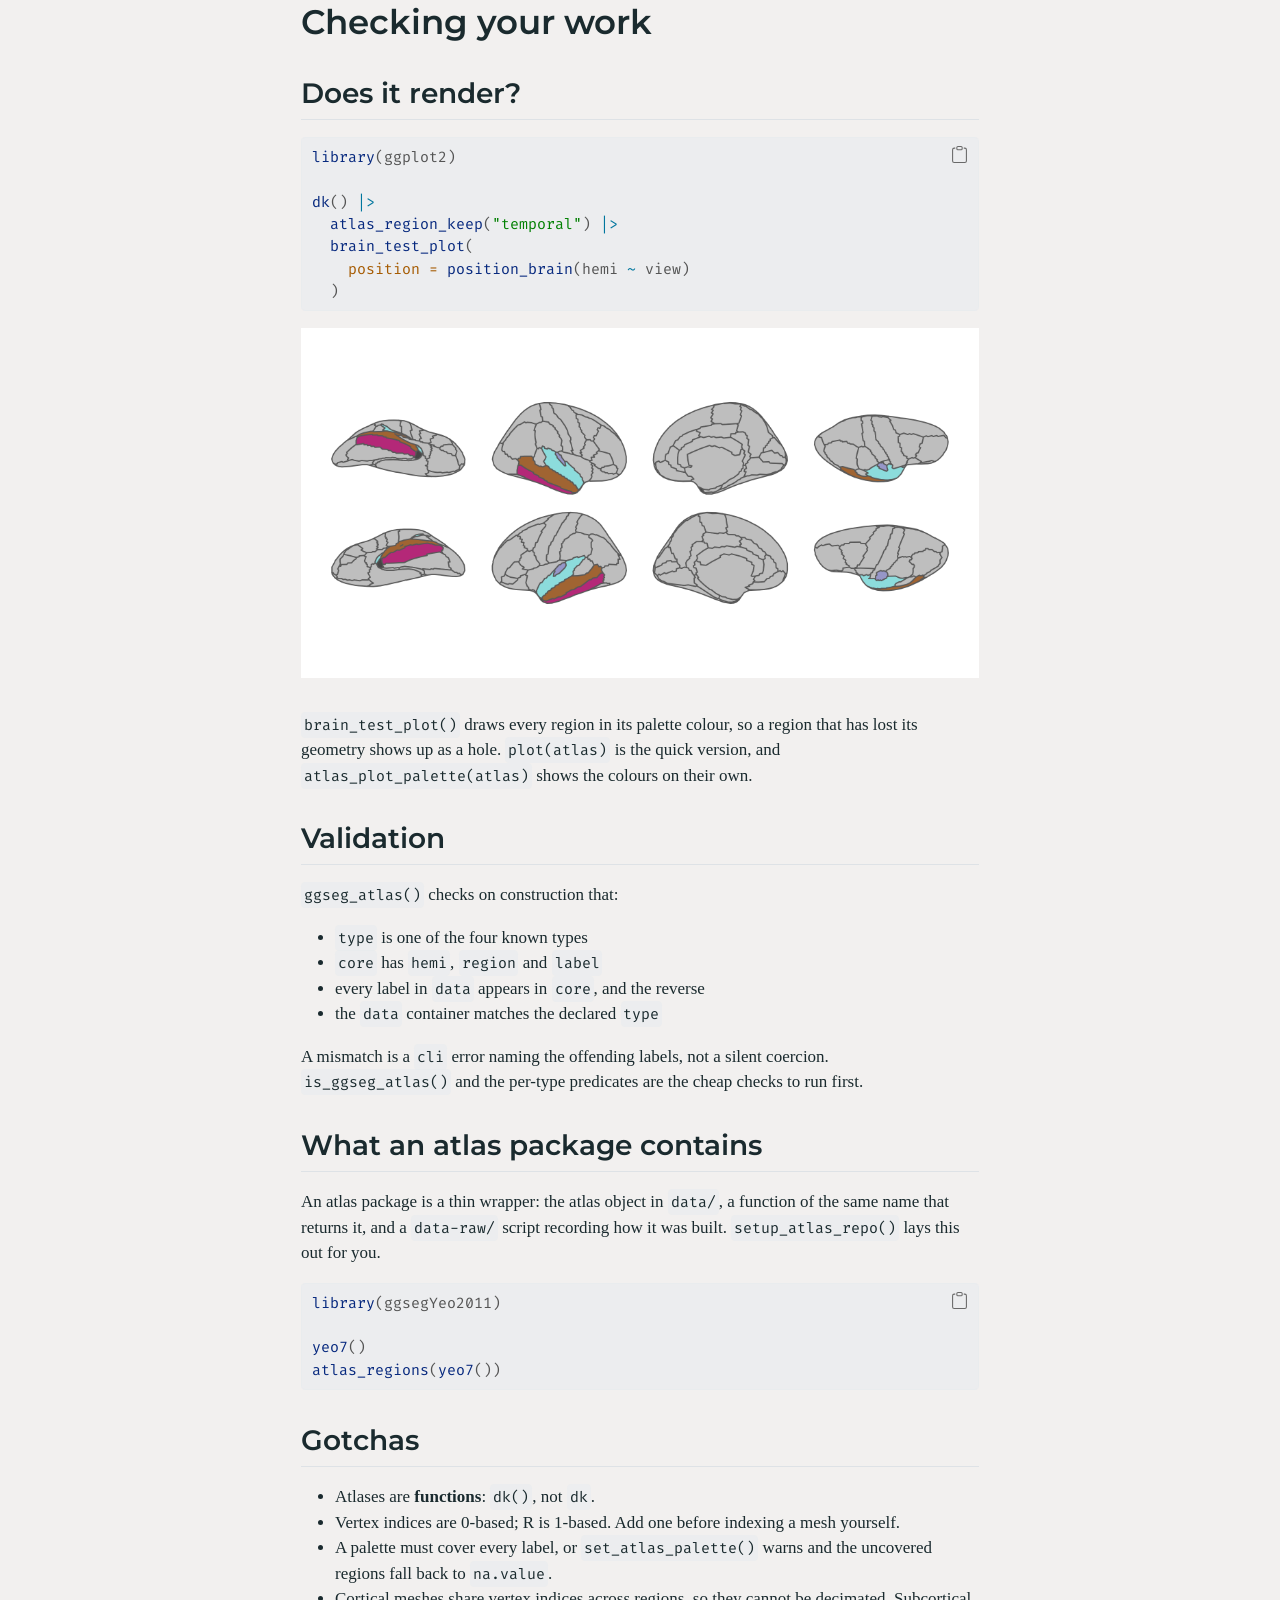
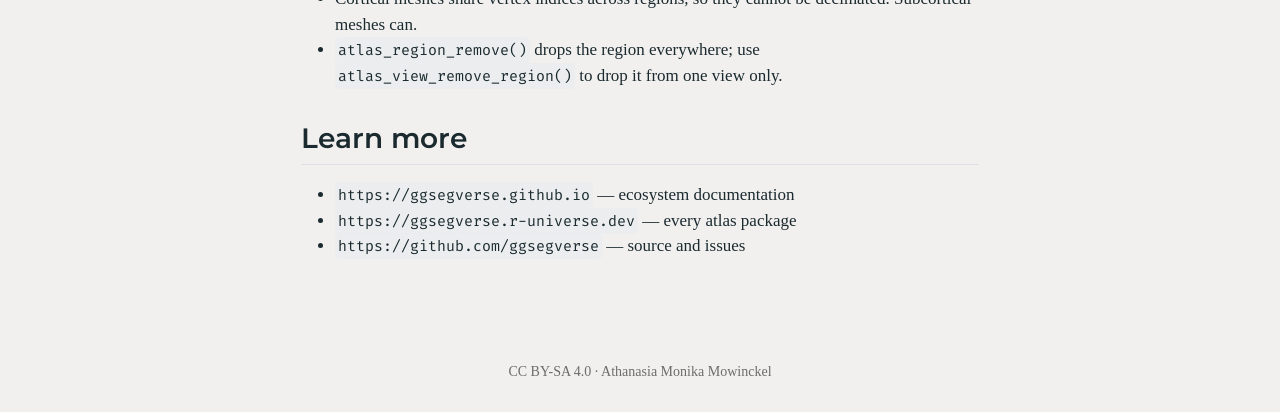
<file: docs/ggseg-atlases.html>
<!DOCTYPE html>
<html xmlns="http://www.w3.org/1999/xhtml" lang="en" xml:lang="en"><head>

<meta charset="utf-8">
<meta name="generator" content="quarto-1.10.18">

<meta name="viewport" content="width=device-width, initial-scale=1.0, user-scalable=yes">

<meta name="author" content="Athanasia Monika Mowinckel">
<meta name="description" content="ggseg_atlas objects, atlas verbs, palettes, meshes and the atlas packages.">

<title>Brain atlases and data structures :: Cheatsheet – ggsegverse cheatsheets</title>
<style>
/* Default styles provided by pandoc.
** See https://pandoc.org/MANUAL.html#variables-for-html for config info.
*/
span.smallcaps{font-variant: small-caps;}
div.columns{display: flex; gap: 1.5em;}
div.column{flex: auto;}
@media screen {
div.columns{gap: min(4vw, 1.5em);}
div.column{overflow-x: auto;}
}
div.hanging-indent{margin-left: 1.5em; text-indent: -1.5em;}
ul.task-list{list-style: none;}
ul.task-list li input[type="checkbox"] {
  width: 0.8em;
  margin: 0 0.8em 0.2em -1em; /* quarto-specific, see https://github.com/quarto-dev/quarto-cli/issues/4556 */ 
  vertical-align: middle;
}
/* CSS for syntax highlighting */
html { -webkit-text-size-adjust: 100%; }
pre > code.sourceCode { white-space: pre; position: relative; }
pre > code.sourceCode > span { display: inline-block; line-height: 1.25; }
pre > code.sourceCode > span:empty { height: 1.2em; }
.sourceCode { overflow: visible; }
code.sourceCode > span { color: inherit; text-decoration: inherit; }
div.sourceCode { margin: 1em 0; }
pre.sourceCode { margin: 0; }
@media screen {
div.sourceCode { overflow: auto; }
}
@media print {
pre > code.sourceCode { white-space: pre-wrap; }
pre > code.sourceCode > span { text-indent: -5em; padding-left: 5em; }
}
pre.numberSource code
  { counter-reset: source-line 0; }
pre.numberSource code > span
  { position: relative; left: -4em; counter-increment: source-line; }
pre.numberSource code > span > a:first-child::before
  { content: counter(source-line);
    position: relative; left: -1em; text-align: right; vertical-align: baseline;
    border: none; display: inline-block;
    -webkit-touch-callout: none; -webkit-user-select: none;
    -khtml-user-select: none; -moz-user-select: none;
    -ms-user-select: none; user-select: none;
    padding: 0 4px; width: 4em;
  }
pre.numberSource { margin-left: 3em;  padding-left: 4px; }
div.sourceCode
  {   }
@media screen {
pre > code.sourceCode > span > a:first-child::before { text-decoration: underline; }
}
</style>


<script src="site_libs/quarto-nav/quarto-nav.js"></script>
<script src="site_libs/quarto-nav/headroom.min.js"></script>
<script src="site_libs/clipboard/clipboard.min.js"></script>
<script src="site_libs/quarto-search/autocomplete.umd.js"></script>
<script src="site_libs/quarto-search/fuse.min.js"></script>
<script src="site_libs/quarto-search/quarto-search.js"></script>
<meta name="quarto:offset" content="./">
<link href="./images/favico.png" rel="icon" type="image/png">
<script src="site_libs/quarto-html/quarto.js" type="module"></script>
<script src="site_libs/quarto-html/tabsets/tabsets.js" type="module"></script>
<script src="site_libs/quarto-html/popper.min.js"></script>
<script src="site_libs/quarto-html/tippy.umd.min.js"></script>
<script src="site_libs/quarto-html/anchor.min.js"></script>
<link href="site_libs/quarto-html/tippy.css" rel="stylesheet">
<link href="site_libs/quarto-html/quarto-syntax-highlighting-a7e55a648c3173d490dfbcff7c738fd5.css" rel="stylesheet" class="quarto-color-scheme" id="quarto-text-highlighting-styles">
<link href="site_libs/quarto-html/quarto-syntax-highlighting-dark-8f4bfa30b46fb3658743a49ed406d3c1.css" rel="stylesheet" class="quarto-color-scheme quarto-color-alternate" id="quarto-text-highlighting-styles">
<link href="site_libs/quarto-html/quarto-syntax-highlighting-a7e55a648c3173d490dfbcff7c738fd5.css" rel="stylesheet" class="quarto-color-scheme-extra" id="quarto-text-highlighting-styles">
<script src="site_libs/bootstrap/bootstrap.min.js"></script>
<link href="site_libs/bootstrap/bootstrap-icons.css" rel="stylesheet">
<link href="site_libs/bootstrap/bootstrap-e9eb211d233157b58f5104077085ee62.min.css" rel="stylesheet" append-hash="true" class="quarto-color-scheme" id="quarto-bootstrap" data-mode="light">
<link href="site_libs/bootstrap/bootstrap-dark-74b1e653aeb2f6ab6475688ae5709e75.min.css" rel="stylesheet" append-hash="true" class="quarto-color-scheme quarto-color-alternate" id="quarto-bootstrap" data-mode="light">
<link href="site_libs/bootstrap/bootstrap-e9eb211d233157b58f5104077085ee62.min.css" rel="stylesheet" append-hash="true" class="quarto-color-scheme-extra" id="quarto-bootstrap" data-mode="light">
<script id="quarto-search-options" type="application/json">{
  "location": "navbar",
  "copy-button": false,
  "collapse-after": 3,
  "panel-placement": "end",
  "type": "overlay",
  "limit": 50,
  "keyboard-shortcut": [
    "f",
    "/",
    "s"
  ],
  "show-item-context": false,
  "language": {
    "search-no-results-text": "No results",
    "search-matching-documents-text": "matching documents",
    "search-copy-link-title": "Copy link to search",
    "search-hide-matches-text": "Hide additional matches",
    "search-more-match-text": "more match in this document",
    "search-more-matches-text": "more matches in this document",
    "search-clear-button-title": "Clear",
    "search-text-placeholder": "",
    "search-detached-cancel-button-title": "Cancel",
    "search-submit-button-title": "Submit",
    "search-label": "Search"
  }
}</script>


<link rel="stylesheet" href="styles.css">
</head>

<body class="floating nav-fixed quarto-light"><script id="quarto-html-before-body" type="application/javascript">
    const toggleBodyColorMode = (bsSheetEl) => {
      const mode = bsSheetEl.getAttribute("data-mode");
      const bodyEl = window.document.querySelector("body");
      if (mode === "dark") {
        bodyEl.classList.add("quarto-dark");
        bodyEl.classList.remove("quarto-light");
      } else {
        bodyEl.classList.add("quarto-light");
        bodyEl.classList.remove("quarto-dark");
      }
    }
    const toggleBodyColorPrimary = () => {
      const bsSheetEl = window.document.querySelector("link#quarto-bootstrap:not([rel=disabled-stylesheet])");
      if (bsSheetEl) {
        toggleBodyColorMode(bsSheetEl);
      }
    }
    const setColorSchemeToggle = (alternate) => {
      const toggles = window.document.querySelectorAll('.quarto-color-scheme-toggle');
      for (let i=0; i < toggles.length; i++) {
        const toggle = toggles[i];
        if (toggle) {
          if (alternate) {
            toggle.classList.add("alternate");
          } else {
            toggle.classList.remove("alternate");
          }
        }
      }
    };
    const toggleColorMode = (alternate) => {
      // Switch the stylesheets
      const primaryStylesheets = window.document.querySelectorAll('link.quarto-color-scheme:not(.quarto-color-alternate)');
      const alternateStylesheets = window.document.querySelectorAll('link.quarto-color-scheme.quarto-color-alternate');
      manageTransitions('#quarto-margin-sidebar .nav-link', false);
      if (alternate) {
        // note: dark is layered on light, we don't disable primary!
        enableStylesheet(alternateStylesheets);
        for (const sheetNode of alternateStylesheets) {
          if (sheetNode.id === "quarto-bootstrap") {
            toggleBodyColorMode(sheetNode);
          }
        }
      } else {
        disableStylesheet(alternateStylesheets);
        enableStylesheet(primaryStylesheets)
        toggleBodyColorPrimary();
      }
      manageTransitions('#quarto-margin-sidebar .nav-link', true);
      // Switch the toggles
      setColorSchemeToggle(alternate)
      // Hack to workaround the fact that safari doesn't
      // properly recolor the scrollbar when toggling (#1455)
      if (navigator.userAgent.indexOf('Safari') > 0 && navigator.userAgent.indexOf('Chrome') == -1) {
        manageTransitions("body", false);
        window.scrollTo(0, 1);
        setTimeout(() => {
          window.scrollTo(0, 0);
          manageTransitions("body", true);
        }, 40);
      }
    }
    const disableStylesheet = (stylesheets) => {
      for (let i=0; i < stylesheets.length; i++) {
        const stylesheet = stylesheets[i];
        stylesheet.rel = 'disabled-stylesheet';
      }
    }
    const enableStylesheet = (stylesheets) => {
      for (let i=0; i < stylesheets.length; i++) {
        const stylesheet = stylesheets[i];
        if(stylesheet.rel !== 'stylesheet') { // for Chrome, which will still FOUC without this check
          stylesheet.rel = 'stylesheet';
        }
      }
    }
    const manageTransitions = (selector, allowTransitions) => {
      const els = window.document.querySelectorAll(selector);
      for (let i=0; i < els.length; i++) {
        const el = els[i];
        if (allowTransitions) {
          el.classList.remove('notransition');
        } else {
          el.classList.add('notransition');
        }
      }
    }
    const isFileUrl = () => {
      return window.location.protocol === 'file:';
    }
    const hasAlternateSentinel = () => {
      let styleSentinel = getColorSchemeSentinel();
      if (styleSentinel !== null) {
        return styleSentinel === "alternate";
      } else {
        return false;
      }
    }
    const setStyleSentinel = (alternate) => {
      const value = alternate ? "alternate" : "default";
      if (!isFileUrl()) {
        window.localStorage.setItem("quarto-color-scheme", value);
      } else {
        localAlternateSentinel = value;
      }
    }
    const getColorSchemeSentinel = () => {
      if (!isFileUrl()) {
        const storageValue = window.localStorage.getItem("quarto-color-scheme");
        return storageValue != null ? storageValue : localAlternateSentinel;
      } else {
        return localAlternateSentinel;
      }
    }
    const toggleGiscusIfUsed = (isAlternate, darkModeDefault) => {
      const baseTheme = document.querySelector('#giscus-base-theme')?.value ?? 'light';
      const alternateTheme = document.querySelector('#giscus-alt-theme')?.value ?? 'dark';
      let newTheme = '';
      if(authorPrefersDark) {
        newTheme = isAlternate ? baseTheme : alternateTheme;
      } else {
        newTheme = isAlternate ? alternateTheme : baseTheme;
      }
      const changeGiscusTheme = () => {
        // From: https://github.com/giscus/giscus/issues/336
        const sendMessage = (message) => {
          const iframe = document.querySelector('iframe.giscus-frame');
          if (!iframe) return;
          iframe.contentWindow.postMessage({ giscus: message }, 'https://giscus.app');
        }
        sendMessage({
          setConfig: {
            theme: newTheme
          }
        });
      }
      const isGiscussLoaded = window.document.querySelector('iframe.giscus-frame') !== null;
      if (isGiscussLoaded) {
        changeGiscusTheme();
      }
    };
    const authorPrefersDark = false;
    const darkModeDefault = authorPrefersDark;
      document.querySelector('link#quarto-text-highlighting-styles.quarto-color-scheme-extra').rel = 'disabled-stylesheet';
      document.querySelector('link#quarto-bootstrap.quarto-color-scheme-extra').rel = 'disabled-stylesheet';
    let localAlternateSentinel = darkModeDefault ? 'alternate' : 'default';
    // Dark / light mode switch
    window.quartoToggleColorScheme = () => {
      // Read the current dark / light value
      let toAlternate = !hasAlternateSentinel();
      toggleColorMode(toAlternate);
      setStyleSentinel(toAlternate);
      toggleGiscusIfUsed(toAlternate, darkModeDefault);
      window.dispatchEvent(new Event('resize'));
    };
    // Switch to dark mode if need be
    if (hasAlternateSentinel()) {
      toggleColorMode(true);
    } else {
      toggleColorMode(false);
    }
  </script>

<div id="quarto-search-results"></div>
  <header id="quarto-header" class="headroom fixed-top">
    <nav class="navbar navbar-expand-lg " data-bs-theme="dark">
      <div class="navbar-container container-fluid">
      <div class="navbar-brand-container mx-auto">
    <a href="https://ggsegverse.github.io" class="navbar-brand navbar-brand-logo">
    <img src="./images/submark_light.png" alt="ggsegverse" class="navbar-logo light-content">
    <img src="./images/submark_light.png" alt="ggsegverse" class="navbar-logo dark-content">
    </a>
    <a class="navbar-brand" href="https://ggsegverse.github.io">
    <span class="navbar-title">ggsegverse cheatsheets</span>
    </a>
  </div>
            <div id="quarto-search" class="" title="Search"></div>
          <button class="navbar-toggler" type="button" data-bs-toggle="collapse" data-bs-target="#navbarCollapse" aria-controls="navbarCollapse" role="menu" aria-expanded="false" aria-label="Toggle navigation" onclick="if (window.quartoToggleHeadroom) { window.quartoToggleHeadroom(); }">
  <span class="navbar-toggler-icon"></span>
</button>
          <div class="collapse navbar-collapse" id="navbarCollapse">
            <ul class="navbar-nav navbar-nav-scroll me-auto">
  <li class="nav-item">
    <a class="nav-link" href="./index.html"> 
<span class="menu-text">Cheatsheets</span></a>
  </li>  
</ul>
            <ul class="navbar-nav navbar-nav-scroll ms-auto">
  <li class="nav-item compact">
    <a class="nav-link" href="https://github.com/ggsegverse/cheatsheets"> <i class="bi bi-github" role="img" aria-label="GitHub">
</i> 
<span class="menu-text"></span></a>
  </li>  
</ul>
          </div> <!-- /navcollapse -->
            <div class="quarto-navbar-tools">
  <a href="" class="quarto-color-scheme-toggle quarto-navigation-tool  px-1" onclick="window.quartoToggleColorScheme(); return false;" title="Toggle dark mode"><i class="bi"></i></a>
</div>
      </div> <!-- /container-fluid -->
    </nav>
</header>
<!-- content -->
<div id="quarto-content" class="quarto-container page-columns page-rows-contents page-layout-article page-navbar">
<!-- sidebar -->
  <nav id="quarto-sidebar" class="sidebar collapse collapse-horizontal quarto-sidebar-collapse-item sidebar-navigation floating overflow-auto">
    <nav id="TOC" role="doc-toc" class="toc-active">
    <h2 id="toc-title">On this page</h2>
   
  <ul>
  <li><a href="#getting-atlases" id="toc-getting-atlases" class="nav-link active" data-scroll-target="#getting-atlases">Getting atlases</a>
  <ul class="collapse">
  <li><a href="#the-ecosystem" id="toc-the-ecosystem" class="nav-link" data-scroll-target="#the-ecosystem">The ecosystem</a></li>
  <li><a href="#installing" id="toc-installing" class="nav-link" data-scroll-target="#installing">Installing</a></li>
  </ul></li>
  <li><a href="#the-ggseg_atlas-object" id="toc-the-ggseg_atlas-object" class="nav-link" data-scroll-target="#the-ggseg_atlas-object">The ggseg_atlas object</a>
  <ul class="collapse">
  <li><a href="#anatomy" id="toc-anatomy" class="nav-link" data-scroll-target="#anatomy">Anatomy</a></li>
  <li><a href="#what-goes-in-data" id="toc-what-goes-in-data" class="nav-link" data-scroll-target="#what-goes-in-data">What goes in <code>data</code></a></li>
  <li><a href="#inspecting" id="toc-inspecting" class="nav-link" data-scroll-target="#inspecting">Inspecting</a></li>
  </ul></li>
  <li><a href="#reshaping-atlases" id="toc-reshaping-atlases" class="nav-link" data-scroll-target="#reshaping-atlases">Reshaping atlases</a>
  <ul class="collapse">
  <li><a href="#regions" id="toc-regions" class="nav-link" data-scroll-target="#regions">Regions</a></li>
  <li><a href="#views" id="toc-views" class="nav-link" data-scroll-target="#views">Views</a></li>
  <li><a href="#palettes" id="toc-palettes" class="nav-link" data-scroll-target="#palettes">Palettes</a></li>
  </ul></li>
  <li><a href="#data-and-meshes" id="toc-data-and-meshes" class="nav-link" data-scroll-target="#data-and-meshes">Data and meshes</a>
  <ul class="collapse">
  <li><a href="#brain-meshes" id="toc-brain-meshes" class="nav-link" data-scroll-target="#brain-meshes">Brain meshes</a></li>
  <li><a href="#reading-freesurfer-output" id="toc-reading-freesurfer-output" class="nav-link" data-scroll-target="#reading-freesurfer-output">Reading FreeSurfer output</a></li>
  <li><a href="#converting-and-migrating" id="toc-converting-and-migrating" class="nav-link" data-scroll-target="#converting-and-migrating">Converting and migrating</a></li>
  <li><a href="#building-a-new-atlas" id="toc-building-a-new-atlas" class="nav-link" data-scroll-target="#building-a-new-atlas">Building a new atlas</a></li>
  </ul></li>
  <li><a href="#checking-your-work" id="toc-checking-your-work" class="nav-link" data-scroll-target="#checking-your-work">Checking your work</a>
  <ul class="collapse">
  <li><a href="#does-it-render" id="toc-does-it-render" class="nav-link" data-scroll-target="#does-it-render">Does it render?</a></li>
  <li><a href="#validation" id="toc-validation" class="nav-link" data-scroll-target="#validation">Validation</a></li>
  <li><a href="#what-an-atlas-package-contains" id="toc-what-an-atlas-package-contains" class="nav-link" data-scroll-target="#what-an-atlas-package-contains">What an atlas package contains</a></li>
  <li><a href="#gotchas" id="toc-gotchas" class="nav-link" data-scroll-target="#gotchas">Gotchas</a></li>
  <li><a href="#learn-more" id="toc-learn-more" class="nav-link" data-scroll-target="#learn-more">Learn more</a></li>
  </ul></li>
  </ul>
<div class="toc-actions"><ul><li><a href="https://github.com/ggsegverse/cheatsheets/edit/main/ggseg-atlases.qmd" class="toc-action"><i class="bi bi-github"></i>Edit this page</a></li><li><a href="https://github.com/ggsegverse/cheatsheets/issues/new" class="toc-action"><i class="bi empty"></i>Report an issue</a></li></ul></div><div class="quarto-alternate-formats"><h2>Other Formats</h2><ul><li><a href="ggseg-atlases.pdf"><i class="bi bi-file-pdf"></i>Typst (cheatsheet)</a></li></ul></div></nav>
</nav>
<div id="quarto-sidebar-glass" class="quarto-sidebar-collapse-item" data-bs-toggle="collapse" data-bs-target=".quarto-sidebar-collapse-item"></div>
<!-- margin-sidebar -->
    <div id="quarto-margin-sidebar" class="sidebar margin-sidebar zindex-bottom">
    </div>
<!-- main -->
<main class="content" id="quarto-document-content">


<header id="title-block-header" class="quarto-title-block default">
<div class="quarto-title">
<h1 class="title">Brain atlases and data structures :: Cheatsheet</h1>
<p class="subtitle lead">Install, inspect and reshape ggsegverse atlases</p>
</div>

<div>
  <div class="description">
    ggseg_atlas objects, atlas verbs, palettes, meshes and the atlas packages.
  </div>
</div>


<div class="quarto-title-meta">

    <div>
    <div class="quarto-title-meta-heading">Author</div>
    <div class="quarto-title-meta-contents">
             <p>Athanasia Monika Mowinckel </p>
          </div>
  </div>
    
  
    
  </div>
  


</header>


<div class="cell" data-layout-align="center">
<a href="ggseg-atlases.pdf" class="sheet-pdf-link">
<p>
Download PDF
</p>
</a><p><a href="ggseg-atlases.pdf" class="sheet-pdf-link"><img src="pngs/ggseg-atlases.png" width="240" alt=""></a></p>
</div>
<section id="getting-atlases" class="level1">
<h1>Getting atlases</h1>
<section id="the-ecosystem" class="level2">
<h2 class="anchored" data-anchor-id="the-ecosystem">The ecosystem</h2>
<table class="caption-top table">
<thead>
<tr class="header">
<th>Package</th>
<th>Holds</th>
</tr>
</thead>
<tbody>
<tr class="odd">
<td><strong>ggseg.formats</strong></td>
<td>the atlas class, verbs and FreeSurfer I/O</td>
</tr>
<tr class="even">
<td><strong>ggseg</strong></td>
<td>2D plotting (<code>geom_brain()</code>)</td>
</tr>
<tr class="odd">
<td><strong>ggseg3d</strong></td>
<td>3D plotting (htmlwidget)</td>
</tr>
<tr class="even">
<td><strong>ggseg.meshes</strong></td>
<td>extra cortical and cerebellar surfaces</td>
</tr>
<tr class="odd">
<td><strong>ggseg.extra</strong></td>
<td>building new atlases, needs FreeSurfer</td>
</tr>
<tr class="even">
<td><strong>ggsegverse</strong></td>
<td>installs and loads the lot</td>
</tr>
</tbody>
</table>
<p><code>dk()</code>, <code>aseg()</code>, <code>suit()</code> and <code>tracula()</code> ship inside ggseg and ggseg3d. Everything else lives in its own package on the r-universe.</p>
</section>
<section id="installing" class="level2">
<h2 class="anchored" data-anchor-id="installing">Installing</h2>
<div class="cell" data-layout-align="center">
<div class="code-copy-outer-scaffold"><div class="sourceCode cell-code" id="cb1"><pre class="sourceCode r code-with-copy"><code class="sourceCode r"><span id="cb1-1"><a href="#cb1-1" aria-hidden="true" tabindex="-1"></a><span class="fu">options</span>(<span class="at">repos =</span> <span class="fu">c</span>(</span>
<span id="cb1-2"><a href="#cb1-2" aria-hidden="true" tabindex="-1"></a>  <span class="at">ggsegverse =</span> <span class="st">"https://ggsegverse.r-universe.dev"</span>,</span>
<span id="cb1-3"><a href="#cb1-3" aria-hidden="true" tabindex="-1"></a>  <span class="at">CRAN =</span> <span class="st">"https://cloud.r-project.org"</span></span>
<span id="cb1-4"><a href="#cb1-4" aria-hidden="true" tabindex="-1"></a>))</span>
<span id="cb1-5"><a href="#cb1-5" aria-hidden="true" tabindex="-1"></a></span>
<span id="cb1-6"><a href="#cb1-6" aria-hidden="true" tabindex="-1"></a><span class="fu">install.packages</span>(<span class="st">"ggsegverse"</span>)</span></code></pre></div><button title="Copy to Clipboard" class="code-copy-button"><i class="bi"></i></button></div>
</div>
<div class="cell" data-layout-align="center">
<div class="code-copy-outer-scaffold"><div class="sourceCode cell-code" id="cb2"><pre class="sourceCode r code-with-copy"><code class="sourceCode r"><span id="cb2-1"><a href="#cb2-1" aria-hidden="true" tabindex="-1"></a><span class="fu">library</span>(ggsegverse)</span>
<span id="cb2-2"><a href="#cb2-2" aria-hidden="true" tabindex="-1"></a></span>
<span id="cb2-3"><a href="#cb2-3" aria-hidden="true" tabindex="-1"></a><span class="fu">ggseg_atlas_repos</span>()          <span class="co"># everything available</span></span>
<span id="cb2-4"><a href="#cb2-4" aria-hidden="true" tabindex="-1"></a><span class="fu">ggseg_atlas_repos</span>(<span class="st">"schaefer"</span>) <span class="co"># matching a pattern</span></span>
<span id="cb2-5"><a href="#cb2-5" aria-hidden="true" tabindex="-1"></a><span class="fu">installed_ggseg_atlases</span>()    <span class="co"># what you already have</span></span>
<span id="cb2-6"><a href="#cb2-6" aria-hidden="true" tabindex="-1"></a></span>
<span id="cb2-7"><a href="#cb2-7" aria-hidden="true" tabindex="-1"></a><span class="fu">install_ggseg_atlas</span>(<span class="st">"ggsegYeo2011"</span>)</span>
<span id="cb2-8"><a href="#cb2-8" aria-hidden="true" tabindex="-1"></a><span class="fu">install_ggseg_atlas_all</span>()    <span class="co"># all of them, a large download</span></span></code></pre></div><button title="Copy to Clipboard" class="code-copy-button"><i class="bi"></i></button></div>
</div>
<div class="cell" data-layout-align="center">
<div class="code-copy-outer-scaffold"><div class="sourceCode cell-code" id="cb3"><pre class="sourceCode r code-with-copy"><code class="sourceCode r"><span id="cb3-1"><a href="#cb3-1" aria-hidden="true" tabindex="-1"></a><span class="fu">ggsegverse_packages</span>()  <span class="co"># core packages</span></span>
<span id="cb3-2"><a href="#cb3-2" aria-hidden="true" tabindex="-1"></a><span class="fu">ggsegverse_deps</span>()      <span class="co"># versions, and what is behind</span></span>
<span id="cb3-3"><a href="#cb3-3" aria-hidden="true" tabindex="-1"></a><span class="fu">ggsegverse_update</span>()    <span class="co"># update the ones that are</span></span>
<span id="cb3-4"><a href="#cb3-4" aria-hidden="true" tabindex="-1"></a><span class="fu">ggsegverse_conflicts</span>() <span class="co"># masked function names</span></span>
<span id="cb3-5"><a href="#cb3-5" aria-hidden="true" tabindex="-1"></a><span class="fu">ggsegverse_sitrep</span>()    <span class="co"># one report covering all of it</span></span></code></pre></div><button title="Copy to Clipboard" class="code-copy-button"><i class="bi"></i></button></div>
</div>
<p>Atlas packages follow the same shape: <code>library(ggsegYeo2011)</code> then <code>yeo7()</code>, and every atlas is a <strong>function</strong>.</p>
</section>
</section>
<section id="the-ggseg_atlas-object" class="level1">
<h1>The ggseg_atlas object</h1>
<section id="anatomy" class="level2">
<h2 class="anchored" data-anchor-id="anatomy">Anatomy</h2>
<div class="cell" data-layout-align="center">
<div class="code-copy-outer-scaffold"><div class="sourceCode cell-code" id="cb4"><pre class="sourceCode r code-with-copy"><code class="sourceCode r"><span id="cb4-1"><a href="#cb4-1" aria-hidden="true" tabindex="-1"></a><span class="fu">library</span>(ggseg)</span>
<span id="cb4-2"><a href="#cb4-2" aria-hidden="true" tabindex="-1"></a><span class="fu">library</span>(ggseg.formats)</span>
<span id="cb4-3"><a href="#cb4-3" aria-hidden="true" tabindex="-1"></a></span>
<span id="cb4-4"><a href="#cb4-4" aria-hidden="true" tabindex="-1"></a><span class="fu">names</span>(<span class="fu">dk</span>())</span>
<span id="cb4-5"><a href="#cb4-5" aria-hidden="true" tabindex="-1"></a><span class="co">#&gt; atlas, type, palette, core, data</span></span>
<span id="cb4-6"><a href="#cb4-6" aria-hidden="true" tabindex="-1"></a><span class="fu">class</span>(<span class="fu">dk</span>())</span>
<span id="cb4-7"><a href="#cb4-7" aria-hidden="true" tabindex="-1"></a><span class="co">#&gt; cortical_atlas, ggseg_atlas, list</span></span></code></pre></div><button title="Copy to Clipboard" class="code-copy-button"><i class="bi"></i></button></div>
</div>
<table class="caption-top table">
<thead>
<tr class="header">
<th>Slot</th>
<th>Holds</th>
</tr>
</thead>
<tbody>
<tr class="odd">
<td><code>atlas</code></td>
<td>the atlas name</td>
</tr>
<tr class="even">
<td><code>type</code></td>
<td><code>cortical</code>, <code>subcortical</code>, <code>cerebellar</code> or <code>tract</code></td>
</tr>
<tr class="odd">
<td><code>core</code></td>
<td>one row per region: <code>hemi</code>, <code>region</code>, <code>label</code></td>
</tr>
<tr class="even">
<td><code>data</code></td>
<td>the geometry, keyed on <code>label</code></td>
</tr>
<tr class="odd">
<td><code>palette</code></td>
<td>named vector of colours, one per label</td>
</tr>
</tbody>
</table>
<p><code>core</code> carries the metadata, <code>data</code> the drawing instructions, and the two are cross-checked on construction. Extra <code>core</code> columns (<code>lobe</code>, <code>names</code>) ride along and are available to <code>aes()</code>.</p>
</section>
<section id="what-goes-in-data" class="level2">
<h2 class="anchored" data-anchor-id="what-goes-in-data">What goes in <code>data</code></h2>
<table class="caption-top table">
<colgroup>
<col style="width: 20%">
<col style="width: 44%">
<col style="width: 34%">
</colgroup>
<thead>
<tr class="header">
<th>Type</th>
<th>Constructor</th>
<th>Contains</th>
</tr>
</thead>
<tbody>
<tr class="odd">
<td>cortical</td>
<td><code>ggseg_data_cortical()</code></td>
<td>polygons + vertex indices</td>
</tr>
<tr class="even">
<td>subcortical</td>
<td><code>ggseg_data_subcortical()</code></td>
<td>polygons + one mesh per region</td>
</tr>
<tr class="odd">
<td>cerebellar</td>
<td><code>ggseg_data_cortical()</code></td>
<td>flatmap polygons + SUIT vertices</td>
</tr>
<tr class="even">
<td>tract</td>
<td><code>ggseg_data_tract()</code></td>
<td>centrelines + tangents</td>
</tr>
</tbody>
</table>
<p>Vertex indices are <strong>0-based</strong> and point into the shared brain mesh.</p>
</section>
<section id="inspecting" class="level2">
<h2 class="anchored" data-anchor-id="inspecting">Inspecting</h2>
<div class="cell" data-layout-align="center">
<div class="code-copy-outer-scaffold"><div class="sourceCode cell-code" id="cb5"><pre class="sourceCode r code-with-copy"><code class="sourceCode r"><span id="cb5-1"><a href="#cb5-1" aria-hidden="true" tabindex="-1"></a><span class="fu">atlas_regions</span>(<span class="fu">dk</span>())</span>
<span id="cb5-2"><a href="#cb5-2" aria-hidden="true" tabindex="-1"></a><span class="fu">atlas_labels</span>(<span class="fu">dk</span>())</span>
<span id="cb5-3"><a href="#cb5-3" aria-hidden="true" tabindex="-1"></a><span class="fu">atlas_views</span>(<span class="fu">dk</span>())</span>
<span id="cb5-4"><a href="#cb5-4" aria-hidden="true" tabindex="-1"></a><span class="fu">atlas_type</span>(<span class="fu">dk</span>())</span>
<span id="cb5-5"><a href="#cb5-5" aria-hidden="true" tabindex="-1"></a><span class="fu">atlas_geom</span>(<span class="fu">dk</span>())</span>
<span id="cb5-6"><a href="#cb5-6" aria-hidden="true" tabindex="-1"></a><span class="fu">atlas_vertices</span>(<span class="fu">dk</span>())</span>
<span id="cb5-7"><a href="#cb5-7" aria-hidden="true" tabindex="-1"></a><span class="fu">atlas_palette</span>(<span class="fu">dk</span>())</span>
<span id="cb5-8"><a href="#cb5-8" aria-hidden="true" tabindex="-1"></a><span class="fu">atlas_geometry_type</span>(<span class="fu">dk</span>())</span></code></pre></div><button title="Copy to Clipboard" class="code-copy-button"><i class="bi"></i></button></div>
</div>
<div class="cell" data-layout-align="center">
<div class="code-copy-outer-scaffold"><div class="sourceCode cell-code" id="cb6"><pre class="sourceCode r code-with-copy"><code class="sourceCode r"><span id="cb6-1"><a href="#cb6-1" aria-hidden="true" tabindex="-1"></a><span class="fu">is_ggseg_atlas</span>(<span class="fu">dk</span>())</span>
<span id="cb6-2"><a href="#cb6-2" aria-hidden="true" tabindex="-1"></a><span class="fu">is_cortical_atlas</span>(<span class="fu">dk</span>())</span>
<span id="cb6-3"><a href="#cb6-3" aria-hidden="true" tabindex="-1"></a><span class="fu">is_subcortical_atlas</span>(<span class="fu">aseg</span>())</span>
<span id="cb6-4"><a href="#cb6-4" aria-hidden="true" tabindex="-1"></a><span class="fu">is_cerebellar_atlas</span>(<span class="fu">suit</span>())</span>
<span id="cb6-5"><a href="#cb6-5" aria-hidden="true" tabindex="-1"></a><span class="fu">is_tract_atlas</span>(<span class="fu">tracula</span>())</span></code></pre></div><button title="Copy to Clipboard" class="code-copy-button"><i class="bi"></i></button></div>
</div>
<p><code>plot(dk())</code> and <code>atlas_plot_palette(dk())</code> show the regions and the colours.</p>
</section>
</section>
<section id="reshaping-atlases" class="level1">
<h1>Reshaping atlases</h1>
<section id="regions" class="level2">
<h2 class="anchored" data-anchor-id="regions">Regions</h2>
<p>Every verb takes an atlas and returns an atlas, so they pipe.</p>
<div class="cell" data-layout-align="center">
<div class="code-copy-outer-scaffold"><div class="sourceCode cell-code" id="cb7"><pre class="sourceCode r code-with-copy"><code class="sourceCode r"><span id="cb7-1"><a href="#cb7-1" aria-hidden="true" tabindex="-1"></a><span class="fu">dk</span>() <span class="sc">|&gt;</span></span>
<span id="cb7-2"><a href="#cb7-2" aria-hidden="true" tabindex="-1"></a>  <span class="fu">atlas_region_keep</span>(<span class="st">"precentral"</span>) <span class="sc">|&gt;</span></span>
<span id="cb7-3"><a href="#cb7-3" aria-hidden="true" tabindex="-1"></a>  <span class="fu">atlas_regions</span>()</span></code></pre></div><button title="Copy to Clipboard" class="code-copy-button"><i class="bi"></i></button></div>
</div>
<table class="caption-top table">
<thead>
<tr class="header">
<th>Verb</th>
<th>Does</th>
</tr>
</thead>
<tbody>
<tr class="odd">
<td><code>atlas_region_keep()</code></td>
<td>keep matching regions</td>
</tr>
<tr class="even">
<td><code>atlas_region_remove()</code></td>
<td>drop matching regions</td>
</tr>
<tr class="odd">
<td><code>atlas_region_rename()</code></td>
<td>rename, pattern to replacement</td>
</tr>
<tr class="even">
<td><code>atlas_region_contextual()</code></td>
<td>mark as background context</td>
</tr>
<tr class="odd">
<td><code>atlas_region_op()</code></td>
<td>the general form behind these</td>
</tr>
<tr class="even">
<td><code>atlas_core_add()</code></td>
<td>add columns to <code>core</code></td>
</tr>
</tbody>
</table>
<p>All take <code>(atlas, pattern)</code> and match on <code>region</code>; pass <code>match_on = "label"</code> to act per hemisphere.</p>
</section>
<section id="views" class="level2">
<h2 class="anchored" data-anchor-id="views">Views</h2>
<div class="cell" data-layout-align="center">
<div class="code-copy-outer-scaffold"><div class="sourceCode cell-code" id="cb8"><pre class="sourceCode r code-with-copy"><code class="sourceCode r"><span id="cb8-1"><a href="#cb8-1" aria-hidden="true" tabindex="-1"></a><span class="fu">dk</span>() <span class="sc">|&gt;</span></span>
<span id="cb8-2"><a href="#cb8-2" aria-hidden="true" tabindex="-1"></a>  <span class="fu">atlas_view_keep</span>(<span class="fu">c</span>(<span class="st">"lateral"</span>, <span class="st">"medial"</span>)) <span class="sc">|&gt;</span></span>
<span id="cb8-3"><a href="#cb8-3" aria-hidden="true" tabindex="-1"></a>  <span class="fu">atlas_views</span>()</span></code></pre></div><button title="Copy to Clipboard" class="code-copy-button"><i class="bi"></i></button></div>
</div>
<table class="caption-top table">
<thead>
<tr class="header">
<th>Verb</th>
<th>Does</th>
</tr>
</thead>
<tbody>
<tr class="odd">
<td><code>atlas_view_keep()</code></td>
<td>keep these views</td>
</tr>
<tr class="even">
<td><code>atlas_view_remove()</code></td>
<td>drop these views</td>
</tr>
<tr class="odd">
<td><code>atlas_view_reorder()</code></td>
<td>set the order</td>
</tr>
<tr class="even">
<td><code>atlas_view_select()</code></td>
<td>keep one view per region</td>
</tr>
<tr class="odd">
<td><code>atlas_view_gather()</code></td>
<td>merge views into one</td>
</tr>
<tr class="even">
<td><code>atlas_view_remove_region()</code></td>
<td>drop a region from one view</td>
</tr>
<tr class="odd">
<td><code>atlas_view_remove_small()</code></td>
<td>drop slivers below a threshold</td>
</tr>
</tbody>
</table>
<p><code>atlas_structure_reorder()</code> sets the order regions are drawn in.</p>
</section>
<section id="palettes" class="level2">
<h2 class="anchored" data-anchor-id="palettes">Palettes</h2>
<div class="cell" data-layout-align="center">
<div class="code-copy-outer-scaffold"><div class="sourceCode cell-code" id="cb9"><pre class="sourceCode r code-with-copy"><code class="sourceCode r"><span id="cb9-1"><a href="#cb9-1" aria-hidden="true" tabindex="-1"></a>pal <span class="ot">&lt;-</span> <span class="fu">atlas_palette</span>(<span class="fu">dk</span>())</span>
<span id="cb9-2"><a href="#cb9-2" aria-hidden="true" tabindex="-1"></a><span class="fu">head</span>(pal, <span class="dv">3</span>)</span>
<span id="cb9-3"><a href="#cb9-3" aria-hidden="true" tabindex="-1"></a></span>
<span id="cb9-4"><a href="#cb9-4" aria-hidden="true" tabindex="-1"></a>pal[<span class="st">"lh_precentral"</span>] <span class="ot">&lt;-</span> <span class="st">"#5e3c58"</span></span>
<span id="cb9-5"><a href="#cb9-5" aria-hidden="true" tabindex="-1"></a>new_atlas <span class="ot">&lt;-</span> <span class="fu">set_atlas_palette</span>(<span class="fu">dk</span>(), pal)</span></code></pre></div><button title="Copy to Clipboard" class="code-copy-button"><i class="bi"></i></button></div>
</div>
<p>A palette must name <strong>every</strong> label in the atlas, so edit the existing vector rather than passing a short one. Set the type explicitly with <code>set_atlas_type(atlas, "cortical")</code> when an atlas you have built guesses wrong.</p>
</section>
</section>
<section id="data-and-meshes" class="level1">
<h1>Data and meshes</h1>
<section id="brain-meshes" class="level2">
<h2 class="anchored" data-anchor-id="brain-meshes">Brain meshes</h2>
<div class="cell" data-layout-align="center">
<div class="code-copy-outer-scaffold"><div class="sourceCode cell-code" id="cb10"><pre class="sourceCode r code-with-copy"><code class="sourceCode r"><span id="cb10-1"><a href="#cb10-1" aria-hidden="true" tabindex="-1"></a><span class="fu">get_brain_mesh</span>(<span class="st">"lh"</span>, <span class="at">surface =</span> <span class="st">"inflated"</span>)</span>
<span id="cb10-2"><a href="#cb10-2" aria-hidden="true" tabindex="-1"></a><span class="fu">get_cerebellar_mesh</span>()</span>
<span id="cb10-3"><a href="#cb10-3" aria-hidden="true" tabindex="-1"></a></span>
<span id="cb10-4"><a href="#cb10-4" aria-hidden="true" tabindex="-1"></a>ggseg.meshes<span class="sc">::</span><span class="fu">get_cortical_mesh</span>(<span class="st">"lh"</span>, <span class="st">"pial"</span>)</span>
<span id="cb10-5"><a href="#cb10-5" aria-hidden="true" tabindex="-1"></a>ggseg.meshes<span class="sc">::</span><span class="fu">get_cerebellar_flatmap</span>()</span></code></pre></div><button title="Copy to Clipboard" class="code-copy-button"><i class="bi"></i></button></div>
</div>
<p>Each mesh is a list of <code>vertices</code> (<code>x</code>, <code>y</code>, <code>z</code>) and <code>faces</code> (<code>i</code>, <code>j</code>, <code>k</code>), at fsaverage5 resolution — 10,242 vertices per hemisphere. The inflated surface ships in <strong>ggseg.formats</strong>; the rest in <strong>ggseg.meshes</strong>.</p>
</section>
<section id="reading-freesurfer-output" class="level2">
<h2 class="anchored" data-anchor-id="reading-freesurfer-output">Reading FreeSurfer output</h2>
<div class="cell" data-layout-align="center">
<div class="code-copy-outer-scaffold"><div class="sourceCode cell-code" id="cb11"><pre class="sourceCode r code-with-copy"><code class="sourceCode r"><span id="cb11-1"><a href="#cb11-1" aria-hidden="true" tabindex="-1"></a><span class="fu">read_freesurfer_stats</span>(<span class="st">"lh.aparc.stats"</span>)</span>
<span id="cb11-2"><a href="#cb11-2" aria-hidden="true" tabindex="-1"></a><span class="fu">read_freesurfer_table</span>(<span class="st">"aseg.stats"</span>)</span>
<span id="cb11-3"><a href="#cb11-3" aria-hidden="true" tabindex="-1"></a></span>
<span id="cb11-4"><a href="#cb11-4" aria-hidden="true" tabindex="-1"></a><span class="fu">read_atlas_files</span>(<span class="st">"path/to/atlas"</span>)</span>
<span id="cb11-5"><a href="#cb11-5" aria-hidden="true" tabindex="-1"></a><span class="fu">migrate_atlas_files</span>(<span class="st">"old/"</span>, <span class="st">"new/"</span>)</span></code></pre></div><button title="Copy to Clipboard" class="code-copy-button"><i class="bi"></i></button></div>
</div>
<p><code>read_freesurfer_stats(path, rename = TRUE)</code> tidies the column names into something that joins straight onto an atlas.</p>
</section>
<section id="converting-and-migrating" class="level2">
<h2 class="anchored" data-anchor-id="converting-and-migrating">Converting and migrating</h2>
<div class="cell" data-layout-align="center">
<div class="code-copy-outer-scaffold"><div class="sourceCode cell-code" id="cb12"><pre class="sourceCode r code-with-copy"><code class="sourceCode r"><span id="cb12-1"><a href="#cb12-1" aria-hidden="true" tabindex="-1"></a><span class="fu">as_ggseg_atlas</span>(x)      <span class="co"># anything -&gt; ggseg_atlas</span></span>
<span id="cb12-2"><a href="#cb12-2" aria-hidden="true" tabindex="-1"></a><span class="fu">as_sf_atlas</span>(<span class="fu">dk</span>())      <span class="co"># geometry as sf</span></span>
<span id="cb12-3"><a href="#cb12-3" aria-hidden="true" tabindex="-1"></a><span class="fu">as_polygon_atlas</span>(x)    <span class="co"># geometry as polygons</span></span>
<span id="cb12-4"><a href="#cb12-4" aria-hidden="true" tabindex="-1"></a><span class="fu">convert_legacy_brain_atlas</span>(old)</span></code></pre></div><button title="Copy to Clipboard" class="code-copy-button"><i class="bi"></i></button></div>
</div>
<blockquote class="blockquote">
<p><strong>Renamed in 0.1–0.2.</strong> <code>brain_regions()</code>, <code>brain_labels()</code> and <code>brain_views()</code> became <code>atlas_regions()</code>, <code>atlas_labels()</code> and <code>atlas_views()</code>; <code>brain_atlas()</code> became <code>ggseg_atlas()</code>; <code>is_brain_atlas()</code> and <code>as_brain_atlas()</code> became <code>is_ggseg_atlas()</code> and <code>as_ggseg_atlas()</code>. The old names still work and warn.</p>
</blockquote>
</section>
<section id="building-a-new-atlas" class="level2">
<h2 class="anchored" data-anchor-id="building-a-new-atlas">Building a new atlas</h2>
<p><strong>ggseg.extra</strong> turns neuroimaging files into atlases. It needs FreeSurfer on the path.</p>
<div class="cell" data-layout-align="center">
<div class="code-copy-outer-scaffold"><div class="sourceCode cell-code" id="cb13"><pre class="sourceCode r code-with-copy"><code class="sourceCode r"><span id="cb13-1"><a href="#cb13-1" aria-hidden="true" tabindex="-1"></a><span class="fu">library</span>(ggseg.extra)</span>
<span id="cb13-2"><a href="#cb13-2" aria-hidden="true" tabindex="-1"></a></span>
<span id="cb13-3"><a href="#cb13-3" aria-hidden="true" tabindex="-1"></a><span class="fu">create_cortical_from_annotation</span>(<span class="st">"lh.aparc.annot"</span>)</span>
<span id="cb13-4"><a href="#cb13-4" aria-hidden="true" tabindex="-1"></a><span class="fu">create_cortical_from_gifti</span>(...)</span>
<span id="cb13-5"><a href="#cb13-5" aria-hidden="true" tabindex="-1"></a><span class="fu">create_cortical_from_cifti</span>(...)</span>
<span id="cb13-6"><a href="#cb13-6" aria-hidden="true" tabindex="-1"></a><span class="fu">create_subcortical_from_volume</span>(<span class="st">"aseg.mgz"</span>)</span>
<span id="cb13-7"><a href="#cb13-7" aria-hidden="true" tabindex="-1"></a><span class="fu">create_cerebellar_from_volume</span>(...)</span>
<span id="cb13-8"><a href="#cb13-8" aria-hidden="true" tabindex="-1"></a><span class="fu">create_tract_from_tractography</span>(...)</span>
<span id="cb13-9"><a href="#cb13-9" aria-hidden="true" tabindex="-1"></a><span class="fu">create_wholebrain_from_volume</span>(...)</span></code></pre></div><button title="Copy to Clipboard" class="code-copy-button"><i class="bi"></i></button></div>
</div>
<p>Then tidy the result with <code>atlas_smooth()</code>, <code>atlas_simplify()</code>, <code>atlas_dilate()</code> and <code>atlas_polish()</code>, and set up a package for it with <code>setup_atlas_repo()</code> and <code>use_atlas_github_actions()</code>. <code>sitrep()</code> reports whether the external tools it needs are present.</p>
</section>
</section>
<section id="checking-your-work" class="level1">
<h1>Checking your work</h1>
<section id="does-it-render" class="level2">
<h2 class="anchored" data-anchor-id="does-it-render">Does it render?</h2>
<div class="cell" data-layout-align="center">
<div class="code-copy-outer-scaffold"><div class="sourceCode cell-code" id="cb14"><pre class="sourceCode r code-with-copy"><code class="sourceCode r"><span id="cb14-1"><a href="#cb14-1" aria-hidden="true" tabindex="-1"></a><span class="fu">library</span>(ggplot2)</span>
<span id="cb14-2"><a href="#cb14-2" aria-hidden="true" tabindex="-1"></a></span>
<span id="cb14-3"><a href="#cb14-3" aria-hidden="true" tabindex="-1"></a><span class="fu">dk</span>() <span class="sc">|&gt;</span></span>
<span id="cb14-4"><a href="#cb14-4" aria-hidden="true" tabindex="-1"></a>  <span class="fu">atlas_region_keep</span>(<span class="st">"temporal"</span>) <span class="sc">|&gt;</span></span>
<span id="cb14-5"><a href="#cb14-5" aria-hidden="true" tabindex="-1"></a>  <span class="fu">brain_test_plot</span>(</span>
<span id="cb14-6"><a href="#cb14-6" aria-hidden="true" tabindex="-1"></a>    <span class="at">position =</span> <span class="fu">position_brain</span>(hemi <span class="sc">~</span> view)</span>
<span id="cb14-7"><a href="#cb14-7" aria-hidden="true" tabindex="-1"></a>  )</span></code></pre></div><button title="Copy to Clipboard" class="code-copy-button"><i class="bi"></i></button></div>
<div class="cell-output-display">
<div class="quarto-figure quarto-figure-center">
<figure class="figure">
<p><img src="ggseg-atlases_files/figure-html/unnamed-chunk-16-1.png" class="img-fluid quarto-figure quarto-figure-center figure-img" width="990"></p>
</figure>
</div>
</div>
</div>
<p><code>brain_test_plot()</code> draws every region in its palette colour, so a region that has lost its geometry shows up as a hole. <code>plot(atlas)</code> is the quick version, and <code>atlas_plot_palette(atlas)</code> shows the colours on their own.</p>
</section>
<section id="validation" class="level2">
<h2 class="anchored" data-anchor-id="validation">Validation</h2>
<p><code>ggseg_atlas()</code> checks on construction that:</p>
<ul>
<li><code>type</code> is one of the four known types</li>
<li><code>core</code> has <code>hemi</code>, <code>region</code> and <code>label</code></li>
<li>every label in <code>data</code> appears in <code>core</code>, and the reverse</li>
<li>the <code>data</code> container matches the declared <code>type</code></li>
</ul>
<p>A mismatch is a <code>cli</code> error naming the offending labels, not a silent coercion. <code>is_ggseg_atlas()</code> and the per-type predicates are the cheap checks to run first.</p>
</section>
<section id="what-an-atlas-package-contains" class="level2">
<h2 class="anchored" data-anchor-id="what-an-atlas-package-contains">What an atlas package contains</h2>
<p>An atlas package is a thin wrapper: the atlas object in <code>data/</code>, a function of the same name that returns it, and a <code>data-raw/</code> script recording how it was built. <code>setup_atlas_repo()</code> lays this out for you.</p>
<div class="cell" data-layout-align="center">
<div class="code-copy-outer-scaffold"><div class="sourceCode cell-code" id="cb15"><pre class="sourceCode r code-with-copy"><code class="sourceCode r"><span id="cb15-1"><a href="#cb15-1" aria-hidden="true" tabindex="-1"></a><span class="fu">library</span>(ggsegYeo2011)</span>
<span id="cb15-2"><a href="#cb15-2" aria-hidden="true" tabindex="-1"></a></span>
<span id="cb15-3"><a href="#cb15-3" aria-hidden="true" tabindex="-1"></a><span class="fu">yeo7</span>()</span>
<span id="cb15-4"><a href="#cb15-4" aria-hidden="true" tabindex="-1"></a><span class="fu">atlas_regions</span>(<span class="fu">yeo7</span>())</span></code></pre></div><button title="Copy to Clipboard" class="code-copy-button"><i class="bi"></i></button></div>
</div>
</section>
<section id="gotchas" class="level2">
<h2 class="anchored" data-anchor-id="gotchas">Gotchas</h2>
<ul>
<li>Atlases are <strong>functions</strong>: <code>dk()</code>, not <code>dk</code>.</li>
<li>Vertex indices are 0-based; R is 1-based. Add one before indexing a mesh yourself.</li>
<li>A palette must cover every label, or <code>set_atlas_palette()</code> warns and the uncovered regions fall back to <code>na.value</code>.</li>
<li>Cortical meshes share vertex indices across regions, so they cannot be decimated. Subcortical meshes can.</li>
<li><code>atlas_region_remove()</code> drops the region everywhere; use <code>atlas_view_remove_region()</code> to drop it from one view only.</li>
</ul>
</section>
<section id="learn-more" class="level2">
<h2 class="anchored" data-anchor-id="learn-more">Learn more</h2>
<ul>
<li><code>https://ggsegverse.github.io</code> — ecosystem documentation</li>
<li><code>https://ggsegverse.r-universe.dev</code> — every atlas package</li>
<li><code>https://github.com/ggsegverse</code> — source and issues</li>
</ul>


</section>
</section>

</main> <!-- /main -->
<script id="quarto-html-after-body" type="application/javascript">
  window.document.addEventListener("DOMContentLoaded", function (event) {
    // Ensure there is a toggle, if there isn't float one in the top right
    if (window.document.querySelector('.quarto-color-scheme-toggle') === null) {
      const a = window.document.createElement('a');
      a.classList.add('top-right');
      a.classList.add('quarto-color-scheme-toggle');
      a.href = "";
      a.onclick = function() { try { window.quartoToggleColorScheme(); } catch {} return false; };
      const i = window.document.createElement("i");
      i.classList.add('bi');
      a.appendChild(i);
      window.document.body.appendChild(a);
    }
    setColorSchemeToggle(hasAlternateSentinel())
    const icon = "";
    const anchorJS = new window.AnchorJS();
    anchorJS.options = {
      placement: 'right',
      icon: icon
    };
    anchorJS.add('.anchored');
    const isCodeAnnotation = (el) => {
      for (const clz of el.classList) {
        if (clz.startsWith('code-annotation-')) {                     
          return true;
        }
      }
      return false;
    }
    const onCopySuccess = function(e) {
      // button target
      const button = e.trigger;
      // don't keep focus
      button.blur();
      // flash "checked"
      button.classList.add('code-copy-button-checked');
      var currentTitle = button.getAttribute("title");
      button.setAttribute("title", "Copied!");
      let tooltip;
      if (window.bootstrap) {
        button.setAttribute("data-bs-toggle", "tooltip");
        button.setAttribute("data-bs-placement", "left");
        button.setAttribute("data-bs-title", "Copied!");
        tooltip = new bootstrap.Tooltip(button, 
          { trigger: "manual", 
            customClass: "code-copy-button-tooltip",
            offset: [0, -8]});
        tooltip.show();    
      }
      setTimeout(function() {
        if (tooltip) {
          tooltip.hide();
          button.removeAttribute("data-bs-title");
          button.removeAttribute("data-bs-toggle");
          button.removeAttribute("data-bs-placement");
        }
        button.setAttribute("title", currentTitle);
        button.classList.remove('code-copy-button-checked');
      }, 1000);
      // clear code selection
      e.clearSelection();
    }
    const getTextToCopy = function(trigger) {
      const outerScaffold = trigger.parentElement.cloneNode(true);
      const codeEl = outerScaffold.querySelector('code');
      for (const childEl of codeEl.children) {
        if (isCodeAnnotation(childEl)) {
          childEl.remove();
        }
      }
      return codeEl.innerText;
    }
    const clipboard = new window.ClipboardJS('.code-copy-button:not([data-in-quarto-modal])', {
      text: getTextToCopy
    });
    clipboard.on('success', onCopySuccess);
    if (window.document.getElementById('quarto-embedded-source-code-modal')) {
      const clipboardModal = new window.ClipboardJS('.code-copy-button[data-in-quarto-modal]', {
        text: getTextToCopy,
        container: window.document.getElementById('quarto-embedded-source-code-modal')
      });
      clipboardModal.on('success', onCopySuccess);
    }
      var localhostRegex = new RegExp(/^(?:http|https):\/\/localhost\:?[0-9]*\//);
      var mailtoRegex = new RegExp(/^mailto:/);
        var filterRegex = new RegExp("https:\/\/ggsegverse\.github\.io\/cheatsheets");
      var isInternal = (href) => {
          return filterRegex.test(href) || localhostRegex.test(href) || mailtoRegex.test(href);
      }
      // Inspect non-navigation links and adorn them if external
     var links = window.document.querySelectorAll('a[href]:not(.nav-link):not(.navbar-brand):not(.toc-action):not(.sidebar-link):not(.sidebar-item-toggle):not(.pagination-link):not(.no-external):not([aria-hidden]):not(.dropdown-item):not(.quarto-navigation-tool):not(.about-link)');
      for (var i=0; i<links.length; i++) {
        const link = links[i];
        if (!isInternal(link.href)) {
          // undo the damage that might have been done by quarto-nav.js in the case of
          // links that we want to consider external
          if (link.dataset.originalHref !== undefined) {
            link.href = link.dataset.originalHref;
          }
            // target, if specified
            link.setAttribute("target", "_blank");
            if (link.getAttribute("rel") === null) {
              link.setAttribute("rel", "noopener");
            }
        }
      }
    function tippyHover(el, contentFn, onTriggerFn, onUntriggerFn) {
      const config = {
        allowHTML: true,
        maxWidth: 500,
        delay: 100,
        arrow: false,
        appendTo: function(el) {
            return el.parentElement;
        },
        interactive: true,
        interactiveBorder: 10,
        theme: 'quarto',
        placement: 'bottom-start',
      };
      if (contentFn) {
        config.content = contentFn;
      }
      if (onTriggerFn) {
        config.onTrigger = onTriggerFn;
      }
      if (onUntriggerFn) {
        config.onUntrigger = onUntriggerFn;
      }
      window.tippy(el, config); 
    }
    const noterefs = window.document.querySelectorAll('a[role="doc-noteref"]');
    for (var i=0; i<noterefs.length; i++) {
      const ref = noterefs[i];
      tippyHover(ref, function() {
        // use id or data attribute instead here
        let href = ref.getAttribute('data-footnote-href') || ref.getAttribute('href');
        try { href = new URL(href).hash; } catch {}
        const id = href.replace(/^#\/?/, "");
        const note = window.document.getElementById(id);
        if (note) {
          return note.innerHTML;
        } else {
          return "";
        }
      });
    }
    const xrefs = window.document.querySelectorAll('a.quarto-xref');
    const processXRef = (id, note) => {
      // Strip column container classes
      const stripColumnClz = (el) => {
        el.classList.remove("page-full", "page-columns");
        if (el.children) {
          for (const child of el.children) {
            stripColumnClz(child);
          }
        }
      }
      stripColumnClz(note)
      if (id === null || id.startsWith('sec-')) {
        // Special case sections, only their first couple elements
        const container = document.createElement("div");
        if (note.children && note.children.length > 2) {
          container.appendChild(note.children[0].cloneNode(true));
          for (let i = 1; i < note.children.length; i++) {
            const child = note.children[i];
            if (child.tagName === "P" && child.innerText === "") {
              continue;
            } else {
              container.appendChild(child.cloneNode(true));
              break;
            }
          }
          if (window.Quarto?.typesetMath) {
            window.Quarto.typesetMath(container);
          }
          return container.innerHTML
        } else {
          if (window.Quarto?.typesetMath) {
            window.Quarto.typesetMath(note);
          }
          return note.innerHTML;
        }
      } else {
        // Remove any anchor links if they are present
        const anchorLink = note.querySelector('a.anchorjs-link');
        if (anchorLink) {
          anchorLink.remove();
        }
        if (window.Quarto?.typesetMath) {
          window.Quarto.typesetMath(note);
        }
        if (note.classList.contains("callout")) {
          return note.outerHTML;
        } else {
          return note.innerHTML;
        }
      }
    }
    for (var i=0; i<xrefs.length; i++) {
      const xref = xrefs[i];
      tippyHover(xref, undefined, function(instance) {
        instance.disable();
        let url = xref.getAttribute('href');
        let hash = undefined; 
        if (url.startsWith('#')) {
          hash = url;
        } else {
          try { hash = new URL(url).hash; } catch {}
        }
        if (hash) {
          const id = hash.replace(/^#\/?/, "");
          const note = window.document.getElementById(id);
          if (note !== null) {
            try {
              const html = processXRef(id, note.cloneNode(true));
              instance.setContent(html);
            } finally {
              instance.enable();
              instance.show();
            }
          } else {
            // See if we can fetch this
            fetch(url.split('#')[0])
            .then(res => res.text())
            .then(html => {
              const parser = new DOMParser();
              const htmlDoc = parser.parseFromString(html, "text/html");
              const note = htmlDoc.getElementById(id);
              if (note !== null) {
                const html = processXRef(id, note);
                instance.setContent(html);
              } 
            }).finally(() => {
              instance.enable();
              instance.show();
            });
          }
        } else {
          // See if we can fetch a full url (with no hash to target)
          // This is a special case and we should probably do some content thinning / targeting
          fetch(url)
          .then(res => res.text())
          .then(html => {
            const parser = new DOMParser();
            const htmlDoc = parser.parseFromString(html, "text/html");
            const note = htmlDoc.querySelector('main.content');
            if (note !== null) {
              // This should only happen for chapter cross references
              // (since there is no id in the URL)
              // remove the first header
              if (note.children.length > 0 && note.children[0].tagName === "HEADER") {
                note.children[0].remove();
              }
              const html = processXRef(null, note);
              instance.setContent(html);
            } 
          }).finally(() => {
            instance.enable();
            instance.show();
          });
        }
      }, function(instance) {
      });
    }
        let selectedAnnoteEl;
        const selectorForAnnotation = ( cell, annotation) => {
          let cellAttr = 'data-code-cell="' + cell + '"';
          let lineAttr = 'data-code-annotation="' +  annotation + '"';
          const selector = 'span[' + cellAttr + '][' + lineAttr + ']';
          return selector;
        }
        const selectCodeLines = (annoteEl) => {
          const doc = window.document;
          const targetCell = annoteEl.getAttribute("data-target-cell");
          const targetAnnotation = annoteEl.getAttribute("data-target-annotation");
          const annoteSpan = window.document.querySelector(selectorForAnnotation(targetCell, targetAnnotation));
          const lines = annoteSpan.getAttribute("data-code-lines").split(",");
          const lineIds = lines.map((line) => {
            return targetCell + "-" + line;
          })
          let top = null;
          let height = null;
          let parent = null;
          if (lineIds.length > 0) {
              //compute the position of the single el (top and bottom and make a div)
              const el = window.document.getElementById(lineIds[0]);
              top = el.offsetTop;
              height = el.offsetHeight;
              parent = el.parentElement.parentElement;
            if (lineIds.length > 1) {
              const lastEl = window.document.getElementById(lineIds[lineIds.length - 1]);
              const bottom = lastEl.offsetTop + lastEl.offsetHeight;
              height = bottom - top;
            }
            if (top !== null && height !== null && parent !== null) {
              // cook up a div (if necessary) and position it 
              let div = window.document.getElementById("code-annotation-line-highlight");
              if (div === null) {
                div = window.document.createElement("div");
                div.setAttribute("id", "code-annotation-line-highlight");
                div.style.position = 'absolute';
                parent.appendChild(div);
              }
              div.style.top = top - 2 + "px";
              div.style.height = height + 4 + "px";
              div.style.left = 0;
              let gutterDiv = window.document.getElementById("code-annotation-line-highlight-gutter");
              if (gutterDiv === null) {
                gutterDiv = window.document.createElement("div");
                gutterDiv.setAttribute("id", "code-annotation-line-highlight-gutter");
                gutterDiv.style.position = 'absolute';
                const codeCell = window.document.getElementById(targetCell);
                const gutter = codeCell.querySelector('.code-annotation-gutter');
                gutter.appendChild(gutterDiv);
              }
              gutterDiv.style.top = top - 2 + "px";
              gutterDiv.style.height = height + 4 + "px";
            }
            selectedAnnoteEl = annoteEl;
          }
        };
        const unselectCodeLines = () => {
          const elementsIds = ["code-annotation-line-highlight", "code-annotation-line-highlight-gutter"];
          elementsIds.forEach((elId) => {
            const div = window.document.getElementById(elId);
            if (div) {
              div.remove();
            }
          });
          selectedAnnoteEl = undefined;
        };
          // Handle positioning of the toggle
      window.addEventListener(
        "resize",
        throttle(() => {
          elRect = undefined;
          if (selectedAnnoteEl) {
            selectCodeLines(selectedAnnoteEl);
          }
        }, 10)
      );
      function throttle(fn, ms) {
      let throttle = false;
      let timer;
        return (...args) => {
          if(!throttle) { // first call gets through
              fn.apply(this, args);
              throttle = true;
          } else { // all the others get throttled
              if(timer) clearTimeout(timer); // cancel #2
              timer = setTimeout(() => {
                fn.apply(this, args);
                timer = throttle = false;
              }, ms);
          }
        };
      }
        // Attach click handler to the DT
        const annoteDls = window.document.querySelectorAll('dt[data-target-cell]');
        for (const annoteDlNode of annoteDls) {
          annoteDlNode.addEventListener('click', (event) => {
            const clickedEl = event.target;
            if (clickedEl !== selectedAnnoteEl) {
              unselectCodeLines();
              const activeEl = window.document.querySelector('dt[data-target-cell].code-annotation-active');
              if (activeEl) {
                activeEl.classList.remove('code-annotation-active');
              }
              selectCodeLines(clickedEl);
              clickedEl.classList.add('code-annotation-active');
            } else {
              // Unselect the line
              unselectCodeLines();
              clickedEl.classList.remove('code-annotation-active');
            }
          });
        }
    const findCites = (el) => {
      const parentEl = el.parentElement;
      if (parentEl) {
        const cites = parentEl.dataset.cites;
        if (cites) {
          return {
            el,
            cites: cites.split(' ')
          };
        } else {
          return findCites(el.parentElement)
        }
      } else {
        return undefined;
      }
    };
    var bibliorefs = window.document.querySelectorAll('a[role="doc-biblioref"]');
    for (var i=0; i<bibliorefs.length; i++) {
      const ref = bibliorefs[i];
      const citeInfo = findCites(ref);
      if (citeInfo) {
        tippyHover(citeInfo.el, function() {
          var popup = window.document.createElement('div');
          citeInfo.cites.forEach(function(cite) {
            var citeDiv = window.document.createElement('div');
            citeDiv.classList.add('hanging-indent');
            citeDiv.classList.add('csl-entry');
            var biblioDiv = window.document.getElementById('ref-' + cite);
            if (biblioDiv) {
              citeDiv.innerHTML = biblioDiv.innerHTML;
            }
            popup.appendChild(citeDiv);
          });
          return popup.innerHTML;
        });
      }
    }
  });
  </script>
</div> <!-- /content -->
<footer class="footer">
  <div class="nav-footer">
    <div class="nav-footer-left">
      &nbsp;
    </div>   
    <div class="nav-footer-center">
<p>CC BY-SA 4.0 · Athanasia Monika Mowinckel</p>
<div class="toc-actions d-sm-block d-md-none"><ul><li><a href="https://github.com/ggsegverse/cheatsheets/edit/main/ggseg-atlases.qmd" class="toc-action"><i class="bi bi-github"></i>Edit this page</a></li><li><a href="https://github.com/ggsegverse/cheatsheets/issues/new" class="toc-action"><i class="bi empty"></i>Report an issue</a></li></ul></div></div>
    <div class="nav-footer-right">
      &nbsp;
    </div>
  </div>
</footer>




</body></html>
</file>
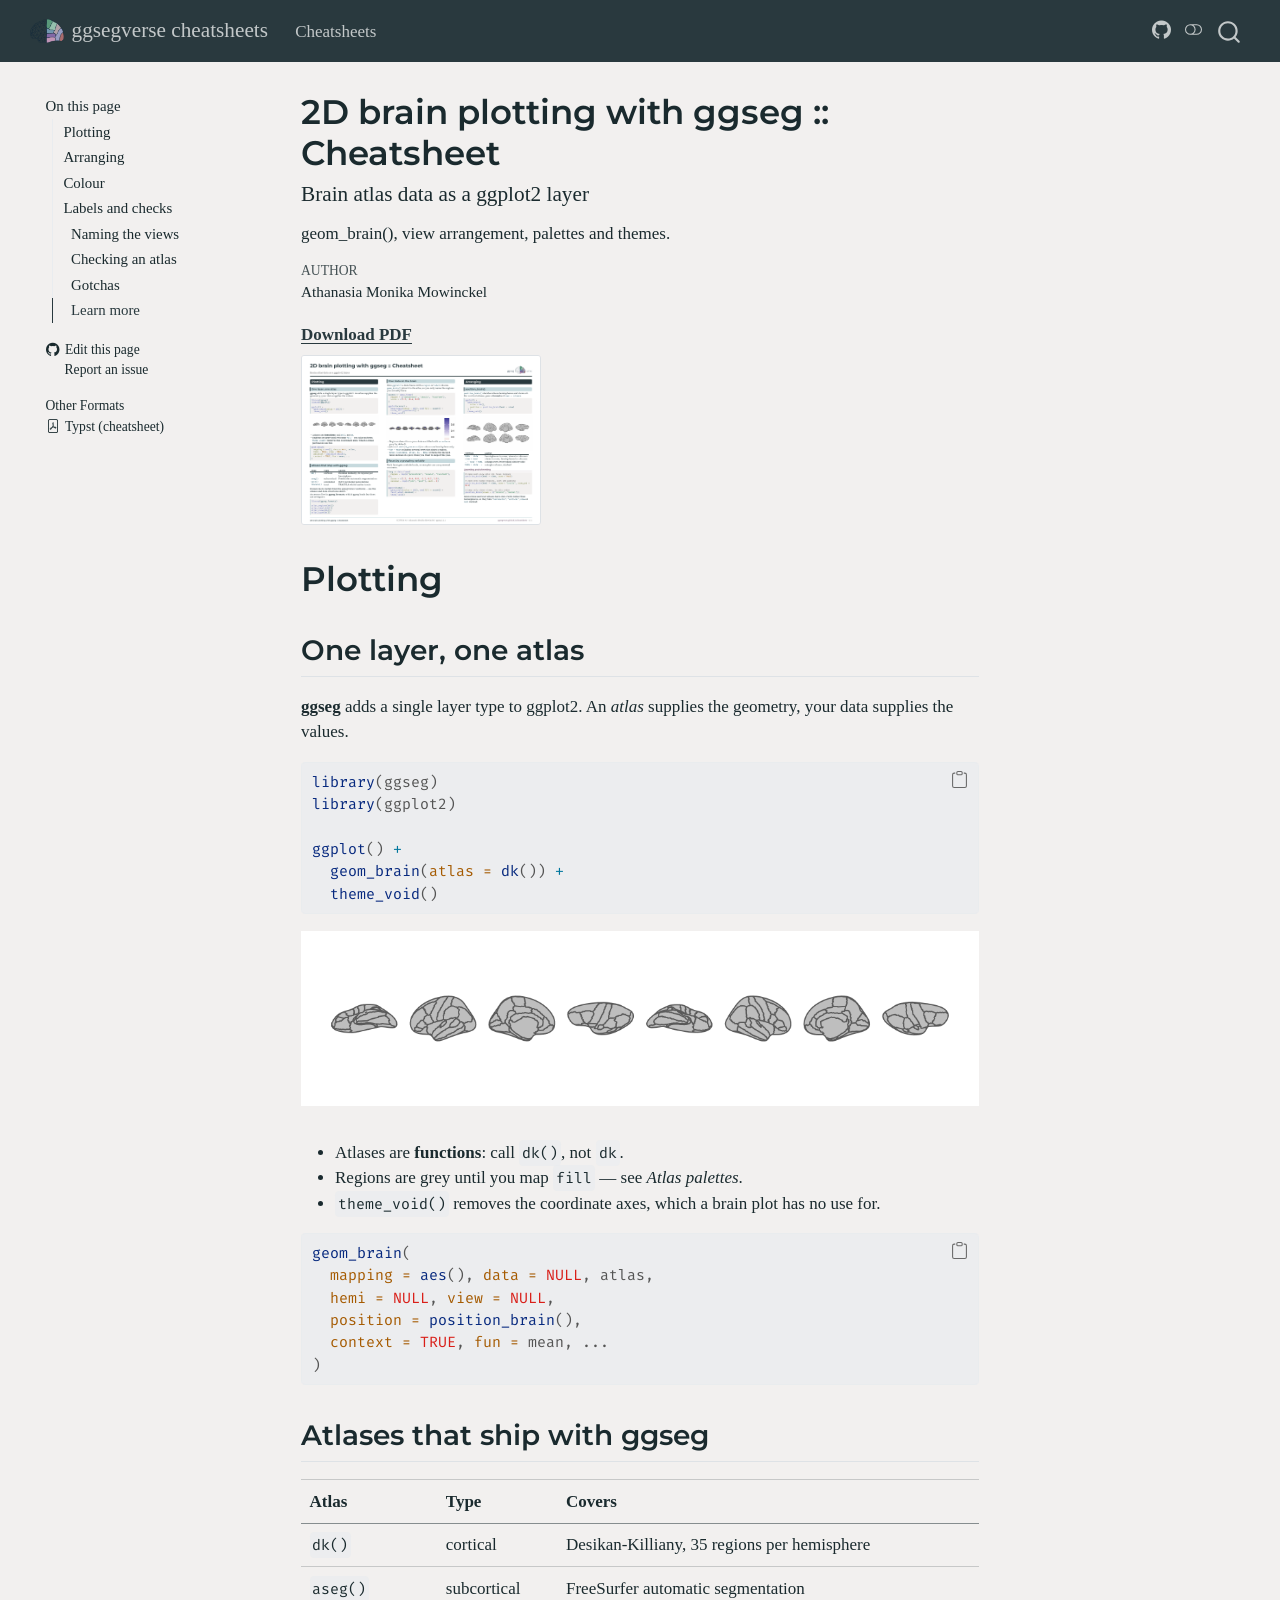
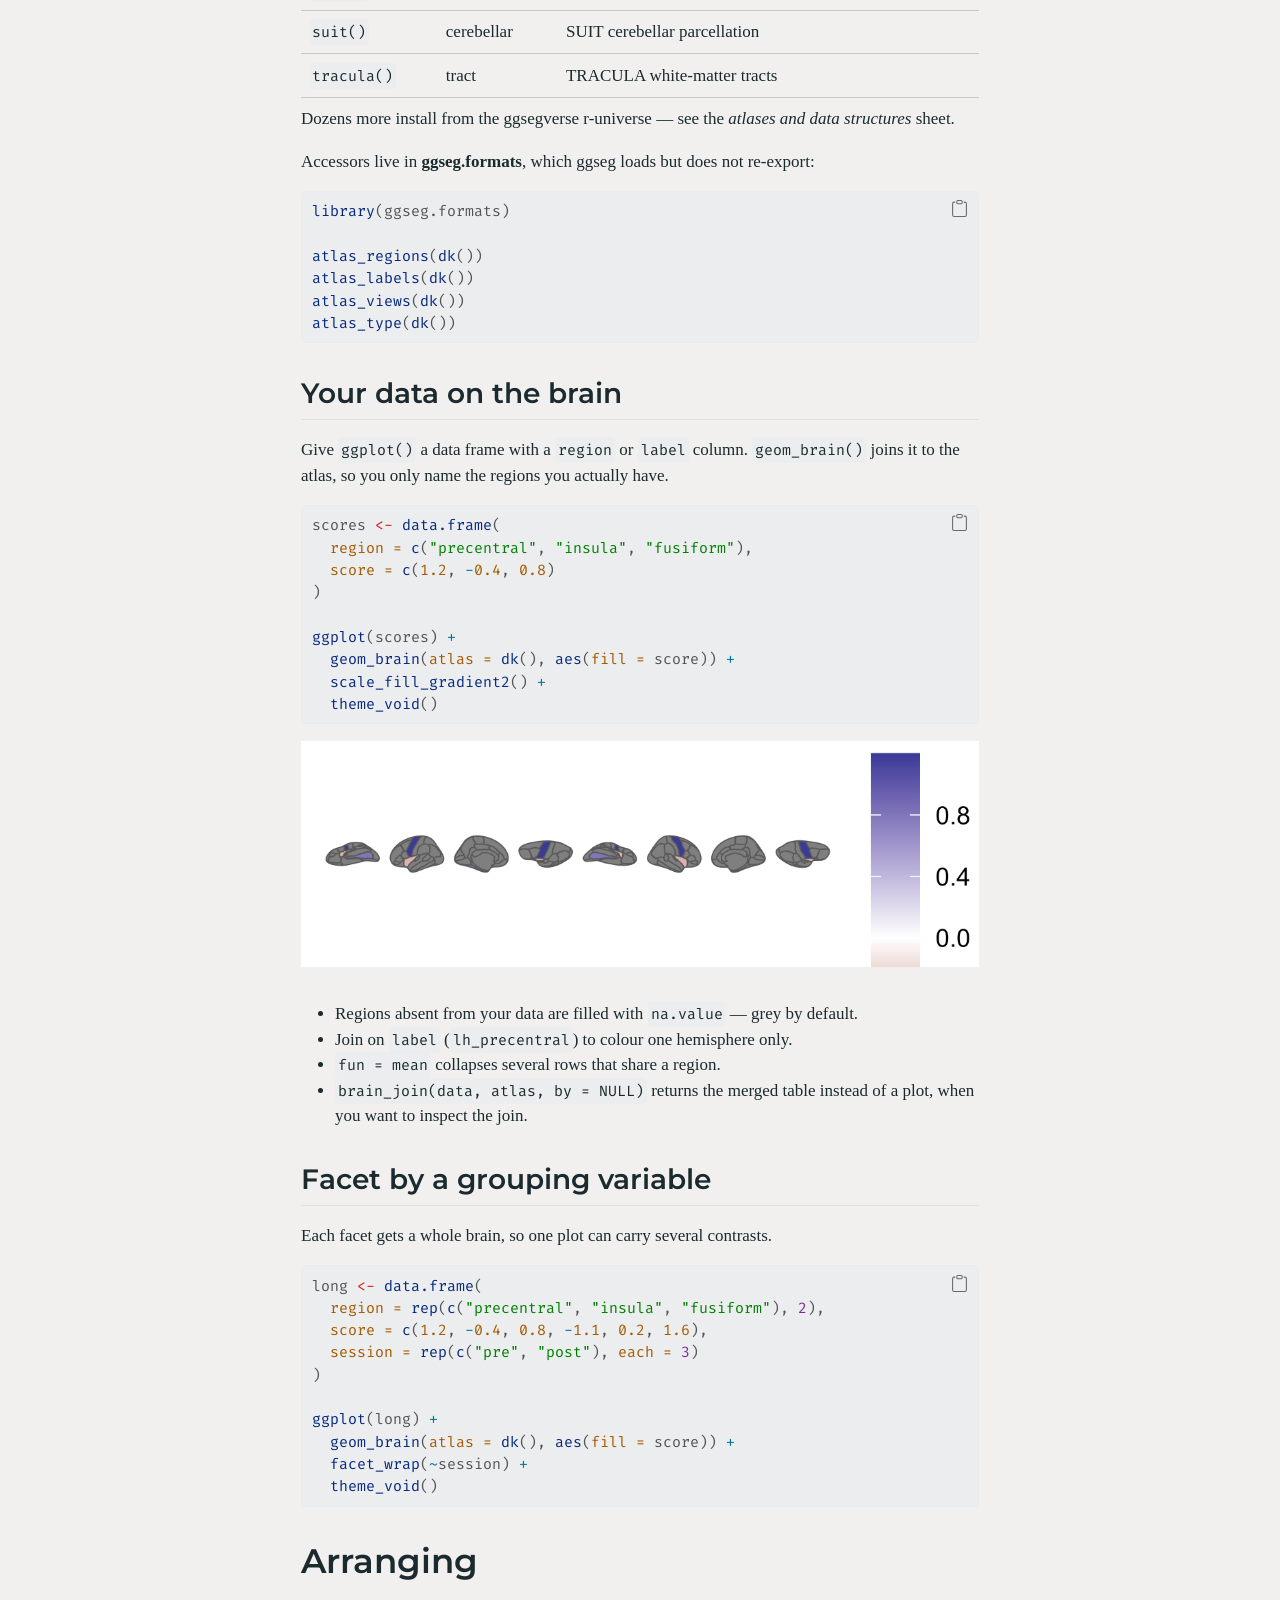
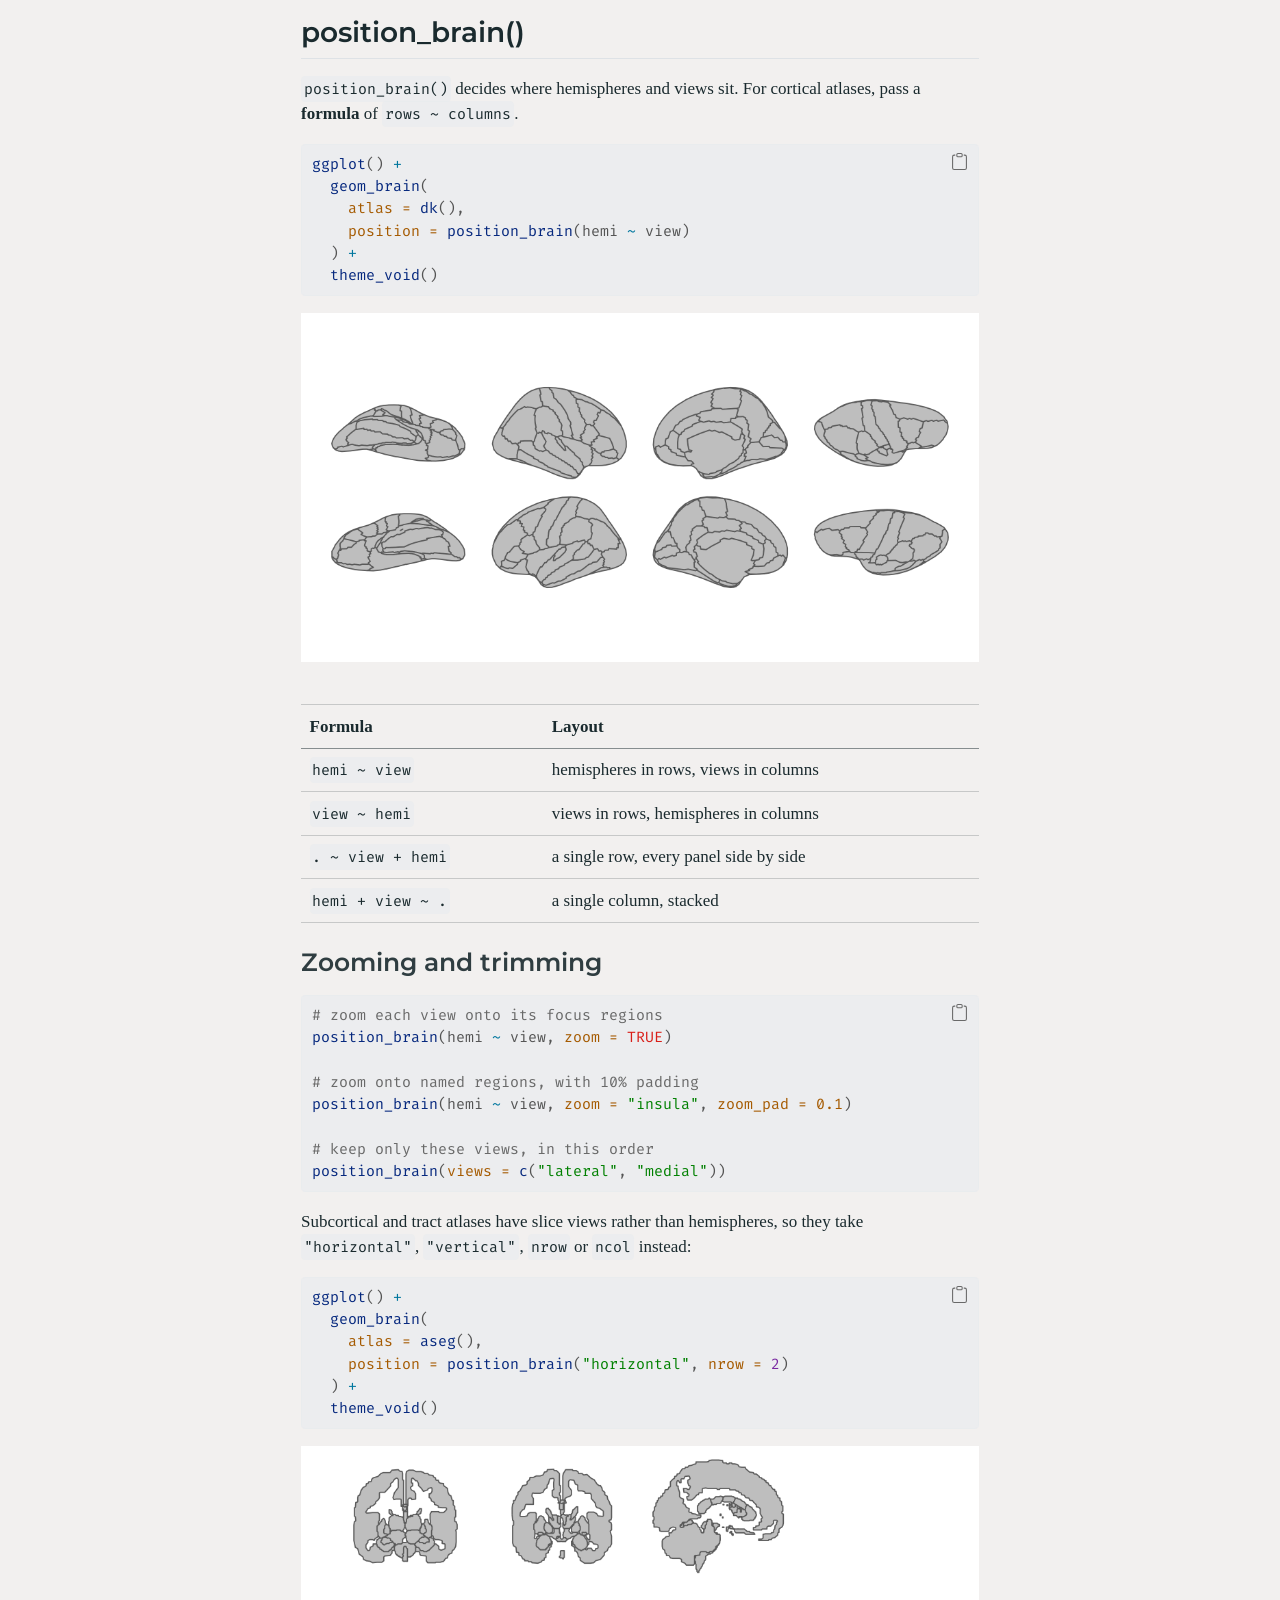
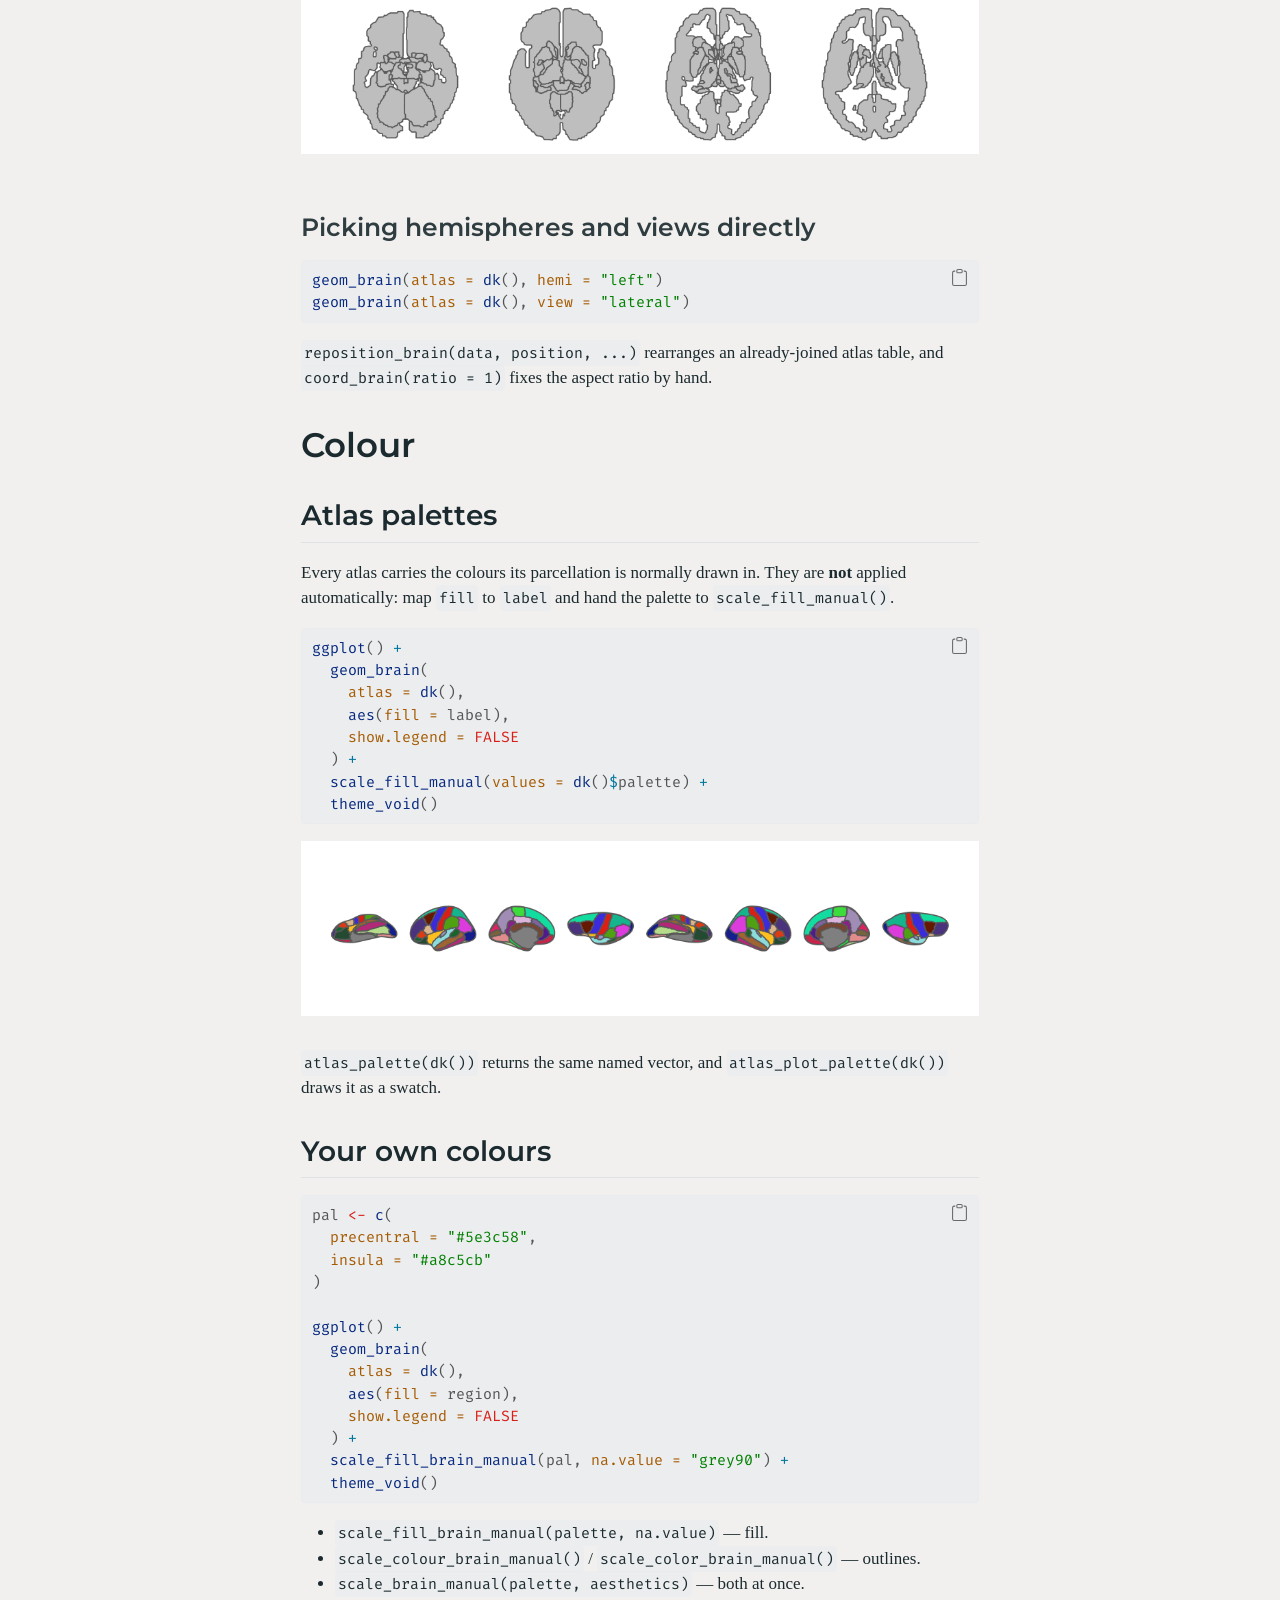
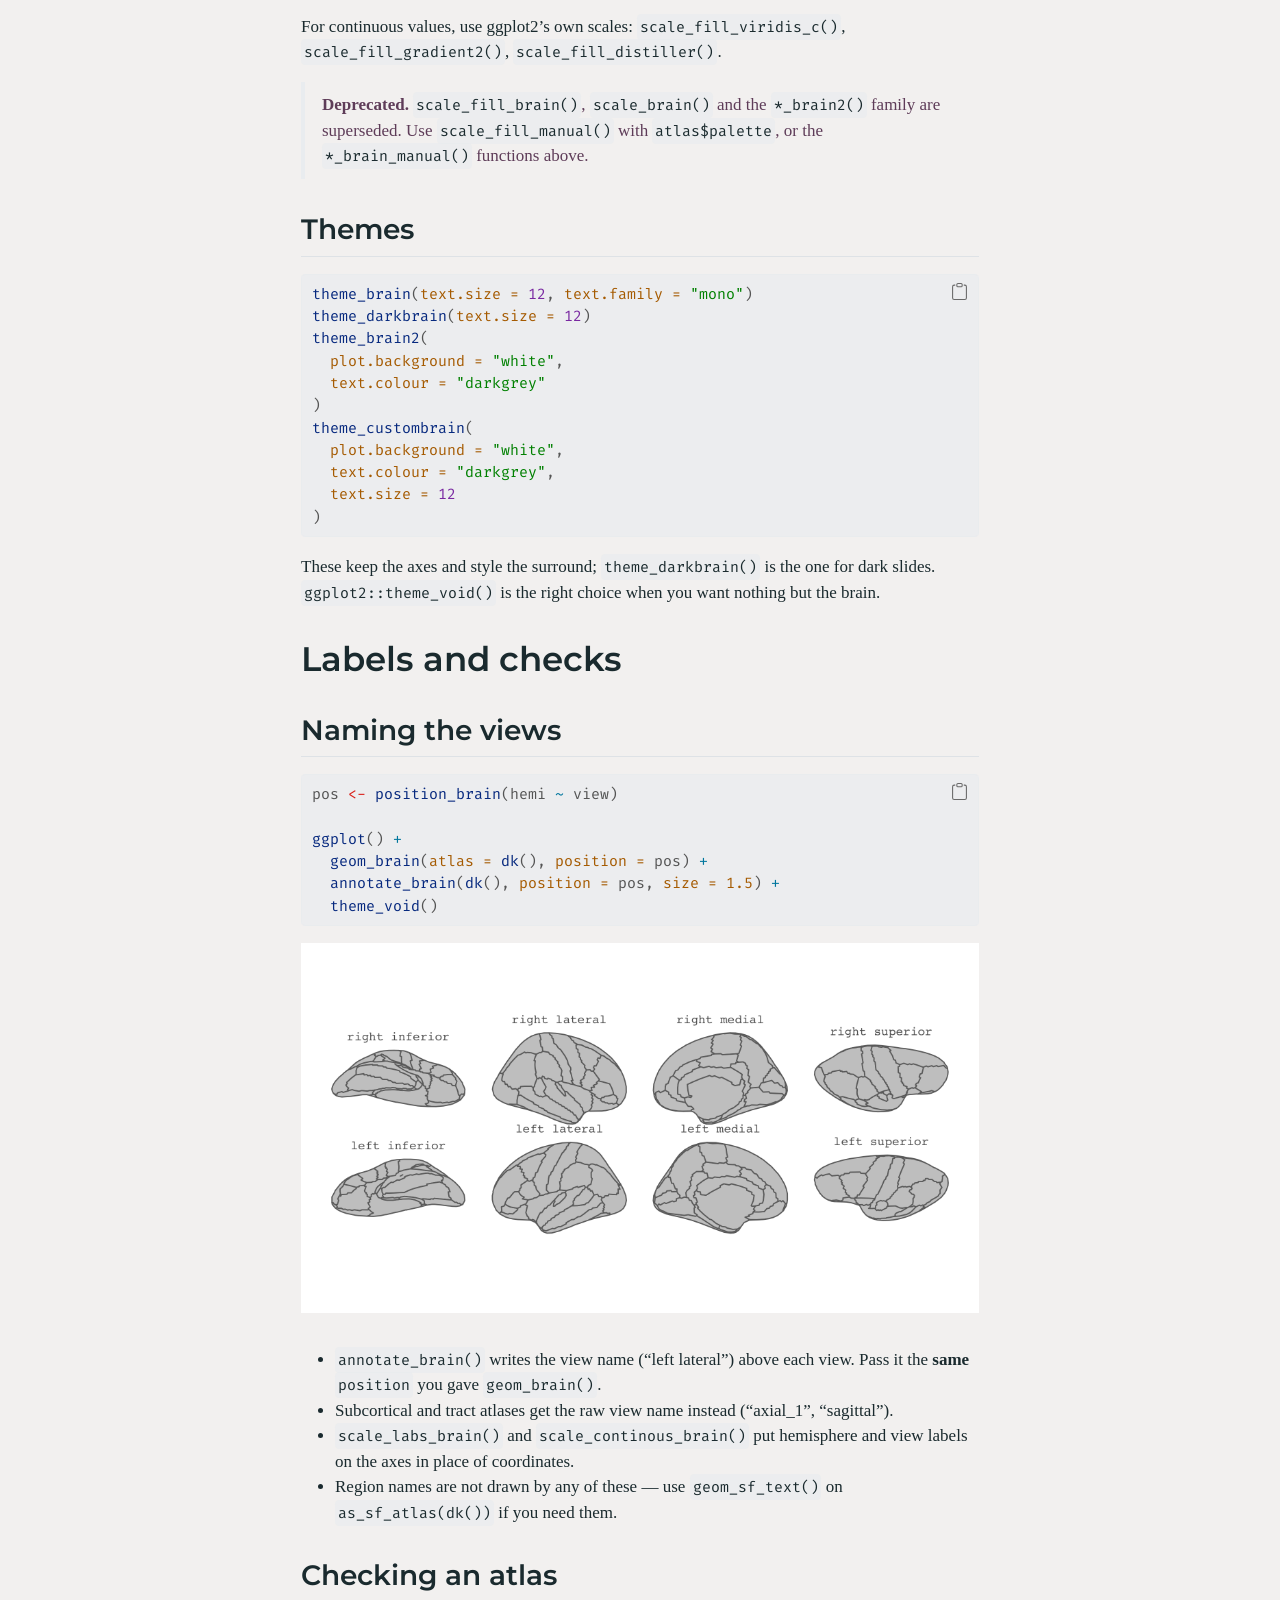
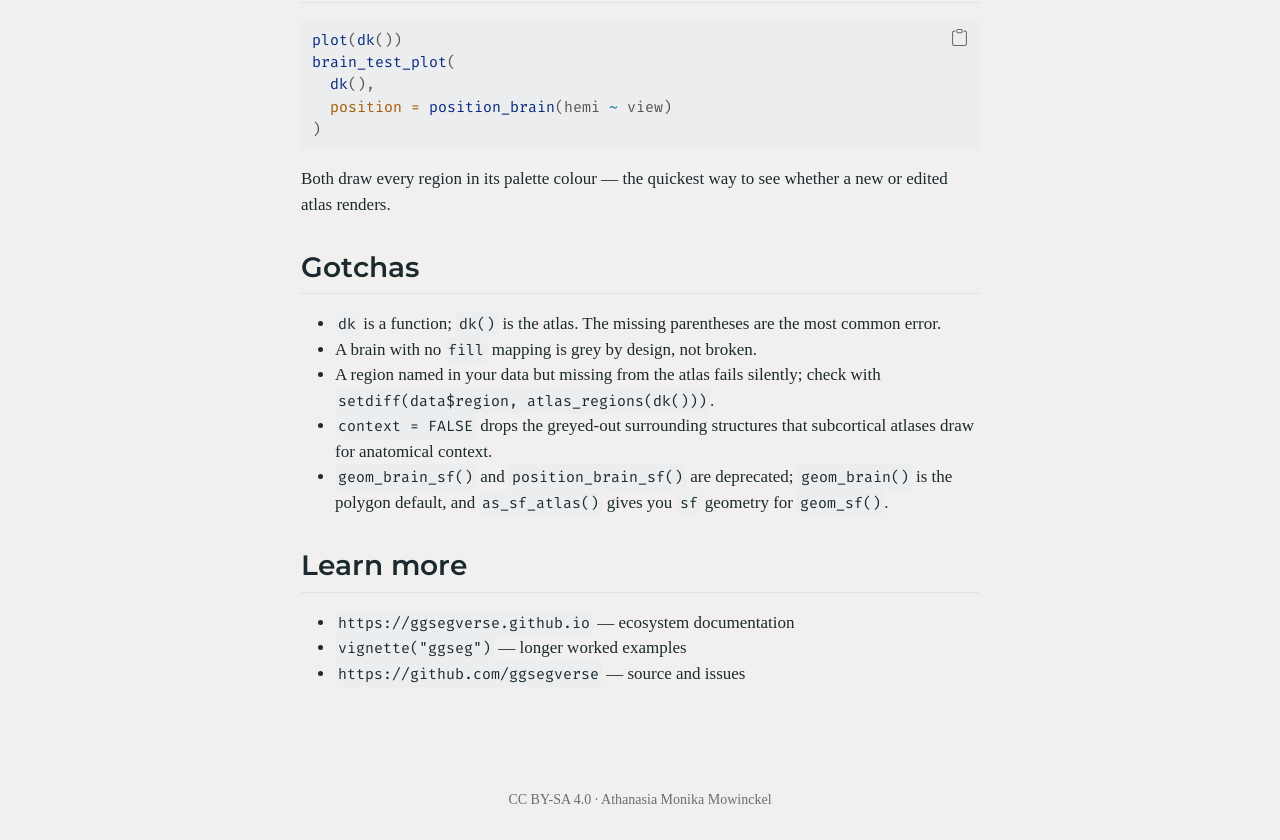
<file: docs/ggseg.html>
<!DOCTYPE html>
<html xmlns="http://www.w3.org/1999/xhtml" lang="en" xml:lang="en"><head>

<meta charset="utf-8">
<meta name="generator" content="quarto-1.10.18">

<meta name="viewport" content="width=device-width, initial-scale=1.0, user-scalable=yes">

<meta name="author" content="Athanasia Monika Mowinckel">
<meta name="description" content="geom_brain(), view arrangement, palettes and themes.">

<title>2D brain plotting with ggseg :: Cheatsheet – ggsegverse cheatsheets</title>
<style>
/* Default styles provided by pandoc.
** See https://pandoc.org/MANUAL.html#variables-for-html for config info.
*/
span.smallcaps{font-variant: small-caps;}
div.columns{display: flex; gap: 1.5em;}
div.column{flex: auto;}
@media screen {
div.columns{gap: min(4vw, 1.5em);}
div.column{overflow-x: auto;}
}
div.hanging-indent{margin-left: 1.5em; text-indent: -1.5em;}
ul.task-list{list-style: none;}
ul.task-list li input[type="checkbox"] {
  width: 0.8em;
  margin: 0 0.8em 0.2em -1em; /* quarto-specific, see https://github.com/quarto-dev/quarto-cli/issues/4556 */ 
  vertical-align: middle;
}
/* CSS for syntax highlighting */
html { -webkit-text-size-adjust: 100%; }
pre > code.sourceCode { white-space: pre; position: relative; }
pre > code.sourceCode > span { display: inline-block; line-height: 1.25; }
pre > code.sourceCode > span:empty { height: 1.2em; }
.sourceCode { overflow: visible; }
code.sourceCode > span { color: inherit; text-decoration: inherit; }
div.sourceCode { margin: 1em 0; }
pre.sourceCode { margin: 0; }
@media screen {
div.sourceCode { overflow: auto; }
}
@media print {
pre > code.sourceCode { white-space: pre-wrap; }
pre > code.sourceCode > span { text-indent: -5em; padding-left: 5em; }
}
pre.numberSource code
  { counter-reset: source-line 0; }
pre.numberSource code > span
  { position: relative; left: -4em; counter-increment: source-line; }
pre.numberSource code > span > a:first-child::before
  { content: counter(source-line);
    position: relative; left: -1em; text-align: right; vertical-align: baseline;
    border: none; display: inline-block;
    -webkit-touch-callout: none; -webkit-user-select: none;
    -khtml-user-select: none; -moz-user-select: none;
    -ms-user-select: none; user-select: none;
    padding: 0 4px; width: 4em;
  }
pre.numberSource { margin-left: 3em;  padding-left: 4px; }
div.sourceCode
  {   }
@media screen {
pre > code.sourceCode > span > a:first-child::before { text-decoration: underline; }
}
</style>


<script src="site_libs/quarto-nav/quarto-nav.js"></script>
<script src="site_libs/quarto-nav/headroom.min.js"></script>
<script src="site_libs/clipboard/clipboard.min.js"></script>
<script src="site_libs/quarto-search/autocomplete.umd.js"></script>
<script src="site_libs/quarto-search/fuse.min.js"></script>
<script src="site_libs/quarto-search/quarto-search.js"></script>
<meta name="quarto:offset" content="./">
<link href="./images/favico.png" rel="icon" type="image/png">
<script src="site_libs/quarto-html/quarto.js" type="module"></script>
<script src="site_libs/quarto-html/tabsets/tabsets.js" type="module"></script>
<script src="site_libs/quarto-html/popper.min.js"></script>
<script src="site_libs/quarto-html/tippy.umd.min.js"></script>
<script src="site_libs/quarto-html/anchor.min.js"></script>
<link href="site_libs/quarto-html/tippy.css" rel="stylesheet">
<link href="site_libs/quarto-html/quarto-syntax-highlighting-a7e55a648c3173d490dfbcff7c738fd5.css" rel="stylesheet" class="quarto-color-scheme" id="quarto-text-highlighting-styles">
<link href="site_libs/quarto-html/quarto-syntax-highlighting-dark-8f4bfa30b46fb3658743a49ed406d3c1.css" rel="stylesheet" class="quarto-color-scheme quarto-color-alternate" id="quarto-text-highlighting-styles">
<link href="site_libs/quarto-html/quarto-syntax-highlighting-a7e55a648c3173d490dfbcff7c738fd5.css" rel="stylesheet" class="quarto-color-scheme-extra" id="quarto-text-highlighting-styles">
<script src="site_libs/bootstrap/bootstrap.min.js"></script>
<link href="site_libs/bootstrap/bootstrap-icons.css" rel="stylesheet">
<link href="site_libs/bootstrap/bootstrap-e9eb211d233157b58f5104077085ee62.min.css" rel="stylesheet" append-hash="true" class="quarto-color-scheme" id="quarto-bootstrap" data-mode="light">
<link href="site_libs/bootstrap/bootstrap-dark-74b1e653aeb2f6ab6475688ae5709e75.min.css" rel="stylesheet" append-hash="true" class="quarto-color-scheme quarto-color-alternate" id="quarto-bootstrap" data-mode="light">
<link href="site_libs/bootstrap/bootstrap-e9eb211d233157b58f5104077085ee62.min.css" rel="stylesheet" append-hash="true" class="quarto-color-scheme-extra" id="quarto-bootstrap" data-mode="light">
<script id="quarto-search-options" type="application/json">{
  "location": "navbar",
  "copy-button": false,
  "collapse-after": 3,
  "panel-placement": "end",
  "type": "overlay",
  "limit": 50,
  "keyboard-shortcut": [
    "f",
    "/",
    "s"
  ],
  "show-item-context": false,
  "language": {
    "search-no-results-text": "No results",
    "search-matching-documents-text": "matching documents",
    "search-copy-link-title": "Copy link to search",
    "search-hide-matches-text": "Hide additional matches",
    "search-more-match-text": "more match in this document",
    "search-more-matches-text": "more matches in this document",
    "search-clear-button-title": "Clear",
    "search-text-placeholder": "",
    "search-detached-cancel-button-title": "Cancel",
    "search-submit-button-title": "Submit",
    "search-label": "Search"
  }
}</script>


<link rel="stylesheet" href="styles.css">
</head>

<body class="floating nav-fixed quarto-light"><script id="quarto-html-before-body" type="application/javascript">
    const toggleBodyColorMode = (bsSheetEl) => {
      const mode = bsSheetEl.getAttribute("data-mode");
      const bodyEl = window.document.querySelector("body");
      if (mode === "dark") {
        bodyEl.classList.add("quarto-dark");
        bodyEl.classList.remove("quarto-light");
      } else {
        bodyEl.classList.add("quarto-light");
        bodyEl.classList.remove("quarto-dark");
      }
    }
    const toggleBodyColorPrimary = () => {
      const bsSheetEl = window.document.querySelector("link#quarto-bootstrap:not([rel=disabled-stylesheet])");
      if (bsSheetEl) {
        toggleBodyColorMode(bsSheetEl);
      }
    }
    const setColorSchemeToggle = (alternate) => {
      const toggles = window.document.querySelectorAll('.quarto-color-scheme-toggle');
      for (let i=0; i < toggles.length; i++) {
        const toggle = toggles[i];
        if (toggle) {
          if (alternate) {
            toggle.classList.add("alternate");
          } else {
            toggle.classList.remove("alternate");
          }
        }
      }
    };
    const toggleColorMode = (alternate) => {
      // Switch the stylesheets
      const primaryStylesheets = window.document.querySelectorAll('link.quarto-color-scheme:not(.quarto-color-alternate)');
      const alternateStylesheets = window.document.querySelectorAll('link.quarto-color-scheme.quarto-color-alternate');
      manageTransitions('#quarto-margin-sidebar .nav-link', false);
      if (alternate) {
        // note: dark is layered on light, we don't disable primary!
        enableStylesheet(alternateStylesheets);
        for (const sheetNode of alternateStylesheets) {
          if (sheetNode.id === "quarto-bootstrap") {
            toggleBodyColorMode(sheetNode);
          }
        }
      } else {
        disableStylesheet(alternateStylesheets);
        enableStylesheet(primaryStylesheets)
        toggleBodyColorPrimary();
      }
      manageTransitions('#quarto-margin-sidebar .nav-link', true);
      // Switch the toggles
      setColorSchemeToggle(alternate)
      // Hack to workaround the fact that safari doesn't
      // properly recolor the scrollbar when toggling (#1455)
      if (navigator.userAgent.indexOf('Safari') > 0 && navigator.userAgent.indexOf('Chrome') == -1) {
        manageTransitions("body", false);
        window.scrollTo(0, 1);
        setTimeout(() => {
          window.scrollTo(0, 0);
          manageTransitions("body", true);
        }, 40);
      }
    }
    const disableStylesheet = (stylesheets) => {
      for (let i=0; i < stylesheets.length; i++) {
        const stylesheet = stylesheets[i];
        stylesheet.rel = 'disabled-stylesheet';
      }
    }
    const enableStylesheet = (stylesheets) => {
      for (let i=0; i < stylesheets.length; i++) {
        const stylesheet = stylesheets[i];
        if(stylesheet.rel !== 'stylesheet') { // for Chrome, which will still FOUC without this check
          stylesheet.rel = 'stylesheet';
        }
      }
    }
    const manageTransitions = (selector, allowTransitions) => {
      const els = window.document.querySelectorAll(selector);
      for (let i=0; i < els.length; i++) {
        const el = els[i];
        if (allowTransitions) {
          el.classList.remove('notransition');
        } else {
          el.classList.add('notransition');
        }
      }
    }
    const isFileUrl = () => {
      return window.location.protocol === 'file:';
    }
    const hasAlternateSentinel = () => {
      let styleSentinel = getColorSchemeSentinel();
      if (styleSentinel !== null) {
        return styleSentinel === "alternate";
      } else {
        return false;
      }
    }
    const setStyleSentinel = (alternate) => {
      const value = alternate ? "alternate" : "default";
      if (!isFileUrl()) {
        window.localStorage.setItem("quarto-color-scheme", value);
      } else {
        localAlternateSentinel = value;
      }
    }
    const getColorSchemeSentinel = () => {
      if (!isFileUrl()) {
        const storageValue = window.localStorage.getItem("quarto-color-scheme");
        return storageValue != null ? storageValue : localAlternateSentinel;
      } else {
        return localAlternateSentinel;
      }
    }
    const toggleGiscusIfUsed = (isAlternate, darkModeDefault) => {
      const baseTheme = document.querySelector('#giscus-base-theme')?.value ?? 'light';
      const alternateTheme = document.querySelector('#giscus-alt-theme')?.value ?? 'dark';
      let newTheme = '';
      if(authorPrefersDark) {
        newTheme = isAlternate ? baseTheme : alternateTheme;
      } else {
        newTheme = isAlternate ? alternateTheme : baseTheme;
      }
      const changeGiscusTheme = () => {
        // From: https://github.com/giscus/giscus/issues/336
        const sendMessage = (message) => {
          const iframe = document.querySelector('iframe.giscus-frame');
          if (!iframe) return;
          iframe.contentWindow.postMessage({ giscus: message }, 'https://giscus.app');
        }
        sendMessage({
          setConfig: {
            theme: newTheme
          }
        });
      }
      const isGiscussLoaded = window.document.querySelector('iframe.giscus-frame') !== null;
      if (isGiscussLoaded) {
        changeGiscusTheme();
      }
    };
    const authorPrefersDark = false;
    const darkModeDefault = authorPrefersDark;
      document.querySelector('link#quarto-text-highlighting-styles.quarto-color-scheme-extra').rel = 'disabled-stylesheet';
      document.querySelector('link#quarto-bootstrap.quarto-color-scheme-extra').rel = 'disabled-stylesheet';
    let localAlternateSentinel = darkModeDefault ? 'alternate' : 'default';
    // Dark / light mode switch
    window.quartoToggleColorScheme = () => {
      // Read the current dark / light value
      let toAlternate = !hasAlternateSentinel();
      toggleColorMode(toAlternate);
      setStyleSentinel(toAlternate);
      toggleGiscusIfUsed(toAlternate, darkModeDefault);
      window.dispatchEvent(new Event('resize'));
    };
    // Switch to dark mode if need be
    if (hasAlternateSentinel()) {
      toggleColorMode(true);
    } else {
      toggleColorMode(false);
    }
  </script>

<div id="quarto-search-results"></div>
  <header id="quarto-header" class="headroom fixed-top">
    <nav class="navbar navbar-expand-lg " data-bs-theme="dark">
      <div class="navbar-container container-fluid">
      <div class="navbar-brand-container mx-auto">
    <a href="https://ggsegverse.github.io" class="navbar-brand navbar-brand-logo">
    <img src="./images/submark_light.png" alt="ggsegverse" class="navbar-logo light-content">
    <img src="./images/submark_light.png" alt="ggsegverse" class="navbar-logo dark-content">
    </a>
    <a class="navbar-brand" href="https://ggsegverse.github.io">
    <span class="navbar-title">ggsegverse cheatsheets</span>
    </a>
  </div>
            <div id="quarto-search" class="" title="Search"></div>
          <button class="navbar-toggler" type="button" data-bs-toggle="collapse" data-bs-target="#navbarCollapse" aria-controls="navbarCollapse" role="menu" aria-expanded="false" aria-label="Toggle navigation" onclick="if (window.quartoToggleHeadroom) { window.quartoToggleHeadroom(); }">
  <span class="navbar-toggler-icon"></span>
</button>
          <div class="collapse navbar-collapse" id="navbarCollapse">
            <ul class="navbar-nav navbar-nav-scroll me-auto">
  <li class="nav-item">
    <a class="nav-link" href="./index.html"> 
<span class="menu-text">Cheatsheets</span></a>
  </li>  
</ul>
            <ul class="navbar-nav navbar-nav-scroll ms-auto">
  <li class="nav-item compact">
    <a class="nav-link" href="https://github.com/ggsegverse/cheatsheets"> <i class="bi bi-github" role="img" aria-label="GitHub">
</i> 
<span class="menu-text"></span></a>
  </li>  
</ul>
          </div> <!-- /navcollapse -->
            <div class="quarto-navbar-tools">
  <a href="" class="quarto-color-scheme-toggle quarto-navigation-tool  px-1" onclick="window.quartoToggleColorScheme(); return false;" title="Toggle dark mode"><i class="bi"></i></a>
</div>
      </div> <!-- /container-fluid -->
    </nav>
</header>
<!-- content -->
<div id="quarto-content" class="quarto-container page-columns page-rows-contents page-layout-article page-navbar">
<!-- sidebar -->
  <nav id="quarto-sidebar" class="sidebar collapse collapse-horizontal quarto-sidebar-collapse-item sidebar-navigation floating overflow-auto">
    <nav id="TOC" role="doc-toc" class="toc-active">
    <h2 id="toc-title">On this page</h2>
   
  <ul>
  <li><a href="#plotting" id="toc-plotting" class="nav-link active" data-scroll-target="#plotting">Plotting</a>
  <ul class="collapse">
  <li><a href="#one-layer-one-atlas" id="toc-one-layer-one-atlas" class="nav-link" data-scroll-target="#one-layer-one-atlas">One layer, one atlas</a></li>
  <li><a href="#atlases-that-ship-with-ggseg" id="toc-atlases-that-ship-with-ggseg" class="nav-link" data-scroll-target="#atlases-that-ship-with-ggseg">Atlases that ship with ggseg</a></li>
  <li><a href="#your-data-on-the-brain" id="toc-your-data-on-the-brain" class="nav-link" data-scroll-target="#your-data-on-the-brain">Your data on the brain</a></li>
  <li><a href="#facet-by-a-grouping-variable" id="toc-facet-by-a-grouping-variable" class="nav-link" data-scroll-target="#facet-by-a-grouping-variable">Facet by a grouping variable</a></li>
  </ul></li>
  <li><a href="#arranging" id="toc-arranging" class="nav-link" data-scroll-target="#arranging">Arranging</a>
  <ul class="collapse">
  <li><a href="#position_brain" id="toc-position_brain" class="nav-link" data-scroll-target="#position_brain">position_brain()</a>
  <ul class="collapse">
  <li><a href="#zooming-and-trimming" id="toc-zooming-and-trimming" class="nav-link" data-scroll-target="#zooming-and-trimming">Zooming and trimming</a></li>
  <li><a href="#picking-hemispheres-and-views-directly" id="toc-picking-hemispheres-and-views-directly" class="nav-link" data-scroll-target="#picking-hemispheres-and-views-directly">Picking hemispheres and views directly</a></li>
  </ul></li>
  </ul></li>
  <li><a href="#colour" id="toc-colour" class="nav-link" data-scroll-target="#colour">Colour</a>
  <ul class="collapse">
  <li><a href="#atlas-palettes" id="toc-atlas-palettes" class="nav-link" data-scroll-target="#atlas-palettes">Atlas palettes</a></li>
  <li><a href="#your-own-colours" id="toc-your-own-colours" class="nav-link" data-scroll-target="#your-own-colours">Your own colours</a></li>
  <li><a href="#themes" id="toc-themes" class="nav-link" data-scroll-target="#themes">Themes</a></li>
  </ul></li>
  <li><a href="#labels-and-checks" id="toc-labels-and-checks" class="nav-link" data-scroll-target="#labels-and-checks">Labels and checks</a>
  <ul class="collapse">
  <li><a href="#naming-the-views" id="toc-naming-the-views" class="nav-link" data-scroll-target="#naming-the-views">Naming the views</a></li>
  <li><a href="#checking-an-atlas" id="toc-checking-an-atlas" class="nav-link" data-scroll-target="#checking-an-atlas">Checking an atlas</a></li>
  <li><a href="#gotchas" id="toc-gotchas" class="nav-link" data-scroll-target="#gotchas">Gotchas</a></li>
  <li><a href="#learn-more" id="toc-learn-more" class="nav-link" data-scroll-target="#learn-more">Learn more</a></li>
  </ul></li>
  </ul>
<div class="toc-actions"><ul><li><a href="https://github.com/ggsegverse/cheatsheets/edit/main/ggseg.qmd" class="toc-action"><i class="bi bi-github"></i>Edit this page</a></li><li><a href="https://github.com/ggsegverse/cheatsheets/issues/new" class="toc-action"><i class="bi empty"></i>Report an issue</a></li></ul></div><div class="quarto-alternate-formats"><h2>Other Formats</h2><ul><li><a href="ggseg.pdf"><i class="bi bi-file-pdf"></i>Typst (cheatsheet)</a></li></ul></div></nav>
</nav>
<div id="quarto-sidebar-glass" class="quarto-sidebar-collapse-item" data-bs-toggle="collapse" data-bs-target=".quarto-sidebar-collapse-item"></div>
<!-- margin-sidebar -->
    <div id="quarto-margin-sidebar" class="sidebar margin-sidebar zindex-bottom">
    </div>
<!-- main -->
<main class="content" id="quarto-document-content">


<header id="title-block-header" class="quarto-title-block default">
<div class="quarto-title">
<h1 class="title">2D brain plotting with ggseg :: Cheatsheet</h1>
<p class="subtitle lead">Brain atlas data as a ggplot2 layer</p>
</div>

<div>
  <div class="description">
    geom_brain(), view arrangement, palettes and themes.
  </div>
</div>


<div class="quarto-title-meta">

    <div>
    <div class="quarto-title-meta-heading">Author</div>
    <div class="quarto-title-meta-contents">
             <p>Athanasia Monika Mowinckel </p>
          </div>
  </div>
    
  
    
  </div>
  


</header>


<div class="cell" data-layout-align="center">
<a href="ggseg.pdf" class="sheet-pdf-link">
<p>
Download PDF
</p>
</a><p><a href="ggseg.pdf" class="sheet-pdf-link"><img src="pngs/ggseg.png" width="240" alt=""></a></p>
</div>
<section id="plotting" class="level1">
<h1>Plotting</h1>
<section id="one-layer-one-atlas" class="level2">
<h2 class="anchored" data-anchor-id="one-layer-one-atlas">One layer, one atlas</h2>
<p><strong>ggseg</strong> adds a single layer type to ggplot2. An <em>atlas</em> supplies the geometry, your data supplies the values.</p>
<div class="cell" data-layout-align="center">
<div class="code-copy-outer-scaffold"><div class="sourceCode cell-code" id="cb1"><pre class="sourceCode r code-with-copy"><code class="sourceCode r"><span id="cb1-1"><a href="#cb1-1" aria-hidden="true" tabindex="-1"></a><span class="fu">library</span>(ggseg)</span>
<span id="cb1-2"><a href="#cb1-2" aria-hidden="true" tabindex="-1"></a><span class="fu">library</span>(ggplot2)</span>
<span id="cb1-3"><a href="#cb1-3" aria-hidden="true" tabindex="-1"></a></span>
<span id="cb1-4"><a href="#cb1-4" aria-hidden="true" tabindex="-1"></a><span class="fu">ggplot</span>() <span class="sc">+</span></span>
<span id="cb1-5"><a href="#cb1-5" aria-hidden="true" tabindex="-1"></a>  <span class="fu">geom_brain</span>(<span class="at">atlas =</span> <span class="fu">dk</span>()) <span class="sc">+</span></span>
<span id="cb1-6"><a href="#cb1-6" aria-hidden="true" tabindex="-1"></a>  <span class="fu">theme_void</span>()</span></code></pre></div><button title="Copy to Clipboard" class="code-copy-button"><i class="bi"></i></button></div>
<div class="cell-output-display">
<div class="quarto-figure quarto-figure-center">
<figure class="figure">
<p><img src="ggseg_files/figure-html/unnamed-chunk-3-1.png" class="img-fluid quarto-figure quarto-figure-center figure-img" width="990"></p>
</figure>
</div>
</div>
</div>
<ul>
<li>Atlases are <strong>functions</strong>: call <code>dk()</code>, not <code>dk</code>.</li>
<li>Regions are grey until you map <code>fill</code> — see <em>Atlas palettes</em>.</li>
<li><code>theme_void()</code> removes the coordinate axes, which a brain plot has no use for.</li>
</ul>
<div class="code-copy-outer-scaffold"><div class="sourceCode" id="cb2"><pre class="sourceCode r code-with-copy"><code class="sourceCode r"><span id="cb2-1"><a href="#cb2-1" aria-hidden="true" tabindex="-1"></a><span class="fu">geom_brain</span>(</span>
<span id="cb2-2"><a href="#cb2-2" aria-hidden="true" tabindex="-1"></a>  <span class="at">mapping =</span> <span class="fu">aes</span>(), <span class="at">data =</span> <span class="cn">NULL</span>, atlas,</span>
<span id="cb2-3"><a href="#cb2-3" aria-hidden="true" tabindex="-1"></a>  <span class="at">hemi =</span> <span class="cn">NULL</span>, <span class="at">view =</span> <span class="cn">NULL</span>,</span>
<span id="cb2-4"><a href="#cb2-4" aria-hidden="true" tabindex="-1"></a>  <span class="at">position =</span> <span class="fu">position_brain</span>(),</span>
<span id="cb2-5"><a href="#cb2-5" aria-hidden="true" tabindex="-1"></a>  <span class="at">context =</span> <span class="cn">TRUE</span>, <span class="at">fun =</span> mean, ...</span>
<span id="cb2-6"><a href="#cb2-6" aria-hidden="true" tabindex="-1"></a>)</span></code></pre></div><button title="Copy to Clipboard" class="code-copy-button"><i class="bi"></i></button></div>
</section>
<section id="atlases-that-ship-with-ggseg" class="level2">
<h2 class="anchored" data-anchor-id="atlases-that-ship-with-ggseg">Atlases that ship with ggseg</h2>
<table class="caption-top table">
<thead>
<tr class="header">
<th>Atlas</th>
<th>Type</th>
<th>Covers</th>
</tr>
</thead>
<tbody>
<tr class="odd">
<td><code>dk()</code></td>
<td>cortical</td>
<td>Desikan-Killiany, 35 regions per hemisphere</td>
</tr>
<tr class="even">
<td><code>aseg()</code></td>
<td>subcortical</td>
<td>FreeSurfer automatic segmentation</td>
</tr>
<tr class="odd">
<td><code>suit()</code></td>
<td>cerebellar</td>
<td>SUIT cerebellar parcellation</td>
</tr>
<tr class="even">
<td><code>tracula()</code></td>
<td>tract</td>
<td>TRACULA white-matter tracts</td>
</tr>
</tbody>
</table>
<p>Dozens more install from the ggsegverse r-universe — see the <em>atlases and data structures</em> sheet.</p>
<p>Accessors live in <strong>ggseg.formats</strong>, which ggseg loads but does not re-export:</p>
<div class="cell" data-layout-align="center">
<div class="code-copy-outer-scaffold"><div class="sourceCode cell-code" id="cb3"><pre class="sourceCode r code-with-copy"><code class="sourceCode r"><span id="cb3-1"><a href="#cb3-1" aria-hidden="true" tabindex="-1"></a><span class="fu">library</span>(ggseg.formats)</span>
<span id="cb3-2"><a href="#cb3-2" aria-hidden="true" tabindex="-1"></a></span>
<span id="cb3-3"><a href="#cb3-3" aria-hidden="true" tabindex="-1"></a><span class="fu">atlas_regions</span>(<span class="fu">dk</span>())</span>
<span id="cb3-4"><a href="#cb3-4" aria-hidden="true" tabindex="-1"></a><span class="fu">atlas_labels</span>(<span class="fu">dk</span>())</span>
<span id="cb3-5"><a href="#cb3-5" aria-hidden="true" tabindex="-1"></a><span class="fu">atlas_views</span>(<span class="fu">dk</span>())</span>
<span id="cb3-6"><a href="#cb3-6" aria-hidden="true" tabindex="-1"></a><span class="fu">atlas_type</span>(<span class="fu">dk</span>())</span></code></pre></div><button title="Copy to Clipboard" class="code-copy-button"><i class="bi"></i></button></div>
</div>
</section>
<section id="your-data-on-the-brain" class="level2">
<h2 class="anchored" data-anchor-id="your-data-on-the-brain">Your data on the brain</h2>
<p>Give <code>ggplot()</code> a data frame with a <code>region</code> or <code>label</code> column. <code>geom_brain()</code> joins it to the atlas, so you only name the regions you actually have.</p>
<div class="cell" data-layout-align="center">
<div class="code-copy-outer-scaffold"><div class="sourceCode cell-code" id="cb4"><pre class="sourceCode r code-with-copy"><code class="sourceCode r"><span id="cb4-1"><a href="#cb4-1" aria-hidden="true" tabindex="-1"></a>scores <span class="ot">&lt;-</span> <span class="fu">data.frame</span>(</span>
<span id="cb4-2"><a href="#cb4-2" aria-hidden="true" tabindex="-1"></a>  <span class="at">region =</span> <span class="fu">c</span>(<span class="st">"precentral"</span>, <span class="st">"insula"</span>, <span class="st">"fusiform"</span>),</span>
<span id="cb4-3"><a href="#cb4-3" aria-hidden="true" tabindex="-1"></a>  <span class="at">score =</span> <span class="fu">c</span>(<span class="fl">1.2</span>, <span class="sc">-</span><span class="fl">0.4</span>, <span class="fl">0.8</span>)</span>
<span id="cb4-4"><a href="#cb4-4" aria-hidden="true" tabindex="-1"></a>)</span>
<span id="cb4-5"><a href="#cb4-5" aria-hidden="true" tabindex="-1"></a></span>
<span id="cb4-6"><a href="#cb4-6" aria-hidden="true" tabindex="-1"></a><span class="fu">ggplot</span>(scores) <span class="sc">+</span></span>
<span id="cb4-7"><a href="#cb4-7" aria-hidden="true" tabindex="-1"></a>  <span class="fu">geom_brain</span>(<span class="at">atlas =</span> <span class="fu">dk</span>(), <span class="fu">aes</span>(<span class="at">fill =</span> score)) <span class="sc">+</span></span>
<span id="cb4-8"><a href="#cb4-8" aria-hidden="true" tabindex="-1"></a>  <span class="fu">scale_fill_gradient2</span>() <span class="sc">+</span></span>
<span id="cb4-9"><a href="#cb4-9" aria-hidden="true" tabindex="-1"></a>  <span class="fu">theme_void</span>()</span></code></pre></div><button title="Copy to Clipboard" class="code-copy-button"><i class="bi"></i></button></div>
<div class="cell-output-display">
<div class="quarto-figure quarto-figure-center">
<figure class="figure">
<p><img src="ggseg_files/figure-html/unnamed-chunk-5-1.png" class="img-fluid quarto-figure quarto-figure-center figure-img" width="990"></p>
</figure>
</div>
</div>
</div>
<ul>
<li>Regions absent from your data are filled with <code>na.value</code> — grey by default.</li>
<li>Join on <code>label</code> (<code>lh_precentral</code>) to colour one hemisphere only.</li>
<li><code>fun = mean</code> collapses several rows that share a region.</li>
<li><code>brain_join(data, atlas, by = NULL)</code> returns the merged table instead of a plot, when you want to inspect the join.</li>
</ul>
</section>
<section id="facet-by-a-grouping-variable" class="level2">
<h2 class="anchored" data-anchor-id="facet-by-a-grouping-variable">Facet by a grouping variable</h2>
<p>Each facet gets a whole brain, so one plot can carry several contrasts.</p>
<div class="cell" data-layout-align="center">
<div class="code-copy-outer-scaffold"><div class="sourceCode cell-code" id="cb5"><pre class="sourceCode r code-with-copy"><code class="sourceCode r"><span id="cb5-1"><a href="#cb5-1" aria-hidden="true" tabindex="-1"></a>long <span class="ot">&lt;-</span> <span class="fu">data.frame</span>(</span>
<span id="cb5-2"><a href="#cb5-2" aria-hidden="true" tabindex="-1"></a>  <span class="at">region =</span> <span class="fu">rep</span>(<span class="fu">c</span>(<span class="st">"precentral"</span>, <span class="st">"insula"</span>, <span class="st">"fusiform"</span>), <span class="dv">2</span>),</span>
<span id="cb5-3"><a href="#cb5-3" aria-hidden="true" tabindex="-1"></a>  <span class="at">score =</span> <span class="fu">c</span>(<span class="fl">1.2</span>, <span class="sc">-</span><span class="fl">0.4</span>, <span class="fl">0.8</span>, <span class="sc">-</span><span class="fl">1.1</span>, <span class="fl">0.2</span>, <span class="fl">1.6</span>),</span>
<span id="cb5-4"><a href="#cb5-4" aria-hidden="true" tabindex="-1"></a>  <span class="at">session =</span> <span class="fu">rep</span>(<span class="fu">c</span>(<span class="st">"pre"</span>, <span class="st">"post"</span>), <span class="at">each =</span> <span class="dv">3</span>)</span>
<span id="cb5-5"><a href="#cb5-5" aria-hidden="true" tabindex="-1"></a>)</span>
<span id="cb5-6"><a href="#cb5-6" aria-hidden="true" tabindex="-1"></a></span>
<span id="cb5-7"><a href="#cb5-7" aria-hidden="true" tabindex="-1"></a><span class="fu">ggplot</span>(long) <span class="sc">+</span></span>
<span id="cb5-8"><a href="#cb5-8" aria-hidden="true" tabindex="-1"></a>  <span class="fu">geom_brain</span>(<span class="at">atlas =</span> <span class="fu">dk</span>(), <span class="fu">aes</span>(<span class="at">fill =</span> score)) <span class="sc">+</span></span>
<span id="cb5-9"><a href="#cb5-9" aria-hidden="true" tabindex="-1"></a>  <span class="fu">facet_wrap</span>(<span class="sc">~</span>session) <span class="sc">+</span></span>
<span id="cb5-10"><a href="#cb5-10" aria-hidden="true" tabindex="-1"></a>  <span class="fu">theme_void</span>()</span></code></pre></div><button title="Copy to Clipboard" class="code-copy-button"><i class="bi"></i></button></div>
</div>
</section>
</section>
<section id="arranging" class="level1">
<h1>Arranging</h1>
<section id="position_brain" class="level2">
<h2 class="anchored" data-anchor-id="position_brain">position_brain()</h2>
<p><code>position_brain()</code> decides where hemispheres and views sit. For cortical atlases, pass a <strong>formula</strong> of <code>rows ~ columns</code>.</p>
<div class="cell" data-layout-align="center">
<div class="code-copy-outer-scaffold"><div class="sourceCode cell-code" id="cb6"><pre class="sourceCode r code-with-copy"><code class="sourceCode r"><span id="cb6-1"><a href="#cb6-1" aria-hidden="true" tabindex="-1"></a><span class="fu">ggplot</span>() <span class="sc">+</span></span>
<span id="cb6-2"><a href="#cb6-2" aria-hidden="true" tabindex="-1"></a>  <span class="fu">geom_brain</span>(</span>
<span id="cb6-3"><a href="#cb6-3" aria-hidden="true" tabindex="-1"></a>    <span class="at">atlas =</span> <span class="fu">dk</span>(),</span>
<span id="cb6-4"><a href="#cb6-4" aria-hidden="true" tabindex="-1"></a>    <span class="at">position =</span> <span class="fu">position_brain</span>(hemi <span class="sc">~</span> view)</span>
<span id="cb6-5"><a href="#cb6-5" aria-hidden="true" tabindex="-1"></a>  ) <span class="sc">+</span></span>
<span id="cb6-6"><a href="#cb6-6" aria-hidden="true" tabindex="-1"></a>  <span class="fu">theme_void</span>()</span></code></pre></div><button title="Copy to Clipboard" class="code-copy-button"><i class="bi"></i></button></div>
<div class="cell-output-display">
<div class="quarto-figure quarto-figure-center">
<figure class="figure">
<p><img src="ggseg_files/figure-html/unnamed-chunk-7-1.png" class="img-fluid quarto-figure quarto-figure-center figure-img" width="990"></p>
</figure>
</div>
</div>
</div>
<table class="caption-top table">
<thead>
<tr class="header">
<th>Formula</th>
<th>Layout</th>
</tr>
</thead>
<tbody>
<tr class="odd">
<td><code>hemi ~ view</code></td>
<td>hemispheres in rows, views in columns</td>
</tr>
<tr class="even">
<td><code>view ~ hemi</code></td>
<td>views in rows, hemispheres in columns</td>
</tr>
<tr class="odd">
<td><code>. ~ view + hemi</code></td>
<td>a single row, every panel side by side</td>
</tr>
<tr class="even">
<td><code>hemi + view ~ .</code></td>
<td>a single column, stacked</td>
</tr>
</tbody>
</table>
<section id="zooming-and-trimming" class="level3">
<h3 class="anchored" data-anchor-id="zooming-and-trimming">Zooming and trimming</h3>
<div class="cell" data-layout-align="center">
<div class="code-copy-outer-scaffold"><div class="sourceCode cell-code" id="cb7"><pre class="sourceCode r code-with-copy"><code class="sourceCode r"><span id="cb7-1"><a href="#cb7-1" aria-hidden="true" tabindex="-1"></a><span class="co"># zoom each view onto its focus regions</span></span>
<span id="cb7-2"><a href="#cb7-2" aria-hidden="true" tabindex="-1"></a><span class="fu">position_brain</span>(hemi <span class="sc">~</span> view, <span class="at">zoom =</span> <span class="cn">TRUE</span>)</span>
<span id="cb7-3"><a href="#cb7-3" aria-hidden="true" tabindex="-1"></a></span>
<span id="cb7-4"><a href="#cb7-4" aria-hidden="true" tabindex="-1"></a><span class="co"># zoom onto named regions, with 10% padding</span></span>
<span id="cb7-5"><a href="#cb7-5" aria-hidden="true" tabindex="-1"></a><span class="fu">position_brain</span>(hemi <span class="sc">~</span> view, <span class="at">zoom =</span> <span class="st">"insula"</span>, <span class="at">zoom_pad =</span> <span class="fl">0.1</span>)</span>
<span id="cb7-6"><a href="#cb7-6" aria-hidden="true" tabindex="-1"></a></span>
<span id="cb7-7"><a href="#cb7-7" aria-hidden="true" tabindex="-1"></a><span class="co"># keep only these views, in this order</span></span>
<span id="cb7-8"><a href="#cb7-8" aria-hidden="true" tabindex="-1"></a><span class="fu">position_brain</span>(<span class="at">views =</span> <span class="fu">c</span>(<span class="st">"lateral"</span>, <span class="st">"medial"</span>))</span></code></pre></div><button title="Copy to Clipboard" class="code-copy-button"><i class="bi"></i></button></div>
</div>
<p>Subcortical and tract atlases have slice views rather than hemispheres, so they take <code>"horizontal"</code>, <code>"vertical"</code>, <code>nrow</code> or <code>ncol</code> instead:</p>
<div class="cell" data-layout-align="center">
<div class="code-copy-outer-scaffold"><div class="sourceCode cell-code" id="cb8"><pre class="sourceCode r code-with-copy"><code class="sourceCode r"><span id="cb8-1"><a href="#cb8-1" aria-hidden="true" tabindex="-1"></a><span class="fu">ggplot</span>() <span class="sc">+</span></span>
<span id="cb8-2"><a href="#cb8-2" aria-hidden="true" tabindex="-1"></a>  <span class="fu">geom_brain</span>(</span>
<span id="cb8-3"><a href="#cb8-3" aria-hidden="true" tabindex="-1"></a>    <span class="at">atlas =</span> <span class="fu">aseg</span>(),</span>
<span id="cb8-4"><a href="#cb8-4" aria-hidden="true" tabindex="-1"></a>    <span class="at">position =</span> <span class="fu">position_brain</span>(<span class="st">"horizontal"</span>, <span class="at">nrow =</span> <span class="dv">2</span>)</span>
<span id="cb8-5"><a href="#cb8-5" aria-hidden="true" tabindex="-1"></a>  ) <span class="sc">+</span></span>
<span id="cb8-6"><a href="#cb8-6" aria-hidden="true" tabindex="-1"></a>  <span class="fu">theme_void</span>()</span></code></pre></div><button title="Copy to Clipboard" class="code-copy-button"><i class="bi"></i></button></div>
<div class="cell-output-display">
<div class="quarto-figure quarto-figure-center">
<figure class="figure">
<p><img src="ggseg_files/figure-html/unnamed-chunk-9-1.png" class="img-fluid quarto-figure quarto-figure-center figure-img" width="990"></p>
</figure>
</div>
</div>
</div>
</section>
<section id="picking-hemispheres-and-views-directly" class="level3">
<h3 class="anchored" data-anchor-id="picking-hemispheres-and-views-directly">Picking hemispheres and views directly</h3>
<div class="cell" data-layout-align="center">
<div class="code-copy-outer-scaffold"><div class="sourceCode cell-code" id="cb9"><pre class="sourceCode r code-with-copy"><code class="sourceCode r"><span id="cb9-1"><a href="#cb9-1" aria-hidden="true" tabindex="-1"></a><span class="fu">geom_brain</span>(<span class="at">atlas =</span> <span class="fu">dk</span>(), <span class="at">hemi =</span> <span class="st">"left"</span>)</span>
<span id="cb9-2"><a href="#cb9-2" aria-hidden="true" tabindex="-1"></a><span class="fu">geom_brain</span>(<span class="at">atlas =</span> <span class="fu">dk</span>(), <span class="at">view =</span> <span class="st">"lateral"</span>)</span></code></pre></div><button title="Copy to Clipboard" class="code-copy-button"><i class="bi"></i></button></div>
</div>
<p><code>reposition_brain(data, position, ...)</code> rearranges an already-joined atlas table, and <code>coord_brain(ratio = 1)</code> fixes the aspect ratio by hand.</p>
</section>
</section>
</section>
<section id="colour" class="level1">
<h1>Colour</h1>
<section id="atlas-palettes" class="level2">
<h2 class="anchored" data-anchor-id="atlas-palettes">Atlas palettes</h2>
<p>Every atlas carries the colours its parcellation is normally drawn in. They are <strong>not</strong> applied automatically: map <code>fill</code> to <code>label</code> and hand the palette to <code>scale_fill_manual()</code>.</p>
<div class="cell" data-layout-align="center">
<div class="code-copy-outer-scaffold"><div class="sourceCode cell-code" id="cb10"><pre class="sourceCode r code-with-copy"><code class="sourceCode r"><span id="cb10-1"><a href="#cb10-1" aria-hidden="true" tabindex="-1"></a><span class="fu">ggplot</span>() <span class="sc">+</span></span>
<span id="cb10-2"><a href="#cb10-2" aria-hidden="true" tabindex="-1"></a>  <span class="fu">geom_brain</span>(</span>
<span id="cb10-3"><a href="#cb10-3" aria-hidden="true" tabindex="-1"></a>    <span class="at">atlas =</span> <span class="fu">dk</span>(),</span>
<span id="cb10-4"><a href="#cb10-4" aria-hidden="true" tabindex="-1"></a>    <span class="fu">aes</span>(<span class="at">fill =</span> label),</span>
<span id="cb10-5"><a href="#cb10-5" aria-hidden="true" tabindex="-1"></a>    <span class="at">show.legend =</span> <span class="cn">FALSE</span></span>
<span id="cb10-6"><a href="#cb10-6" aria-hidden="true" tabindex="-1"></a>  ) <span class="sc">+</span></span>
<span id="cb10-7"><a href="#cb10-7" aria-hidden="true" tabindex="-1"></a>  <span class="fu">scale_fill_manual</span>(<span class="at">values =</span> <span class="fu">dk</span>()<span class="sc">$</span>palette) <span class="sc">+</span></span>
<span id="cb10-8"><a href="#cb10-8" aria-hidden="true" tabindex="-1"></a>  <span class="fu">theme_void</span>()</span></code></pre></div><button title="Copy to Clipboard" class="code-copy-button"><i class="bi"></i></button></div>
<div class="cell-output-display">
<div class="quarto-figure quarto-figure-center">
<figure class="figure">
<p><img src="ggseg_files/figure-html/unnamed-chunk-11-1.png" class="img-fluid quarto-figure quarto-figure-center figure-img" width="990"></p>
</figure>
</div>
</div>
</div>
<p><code>atlas_palette(dk())</code> returns the same named vector, and <code>atlas_plot_palette(dk())</code> draws it as a swatch.</p>
</section>
<section id="your-own-colours" class="level2">
<h2 class="anchored" data-anchor-id="your-own-colours">Your own colours</h2>
<div class="cell" data-layout-align="center">
<div class="code-copy-outer-scaffold"><div class="sourceCode cell-code" id="cb11"><pre class="sourceCode r code-with-copy"><code class="sourceCode r"><span id="cb11-1"><a href="#cb11-1" aria-hidden="true" tabindex="-1"></a>pal <span class="ot">&lt;-</span> <span class="fu">c</span>(</span>
<span id="cb11-2"><a href="#cb11-2" aria-hidden="true" tabindex="-1"></a>  <span class="at">precentral =</span> <span class="st">"#5e3c58"</span>,</span>
<span id="cb11-3"><a href="#cb11-3" aria-hidden="true" tabindex="-1"></a>  <span class="at">insula =</span> <span class="st">"#a8c5cb"</span></span>
<span id="cb11-4"><a href="#cb11-4" aria-hidden="true" tabindex="-1"></a>)</span>
<span id="cb11-5"><a href="#cb11-5" aria-hidden="true" tabindex="-1"></a></span>
<span id="cb11-6"><a href="#cb11-6" aria-hidden="true" tabindex="-1"></a><span class="fu">ggplot</span>() <span class="sc">+</span></span>
<span id="cb11-7"><a href="#cb11-7" aria-hidden="true" tabindex="-1"></a>  <span class="fu">geom_brain</span>(</span>
<span id="cb11-8"><a href="#cb11-8" aria-hidden="true" tabindex="-1"></a>    <span class="at">atlas =</span> <span class="fu">dk</span>(),</span>
<span id="cb11-9"><a href="#cb11-9" aria-hidden="true" tabindex="-1"></a>    <span class="fu">aes</span>(<span class="at">fill =</span> region),</span>
<span id="cb11-10"><a href="#cb11-10" aria-hidden="true" tabindex="-1"></a>    <span class="at">show.legend =</span> <span class="cn">FALSE</span></span>
<span id="cb11-11"><a href="#cb11-11" aria-hidden="true" tabindex="-1"></a>  ) <span class="sc">+</span></span>
<span id="cb11-12"><a href="#cb11-12" aria-hidden="true" tabindex="-1"></a>  <span class="fu">scale_fill_brain_manual</span>(pal, <span class="at">na.value =</span> <span class="st">"grey90"</span>) <span class="sc">+</span></span>
<span id="cb11-13"><a href="#cb11-13" aria-hidden="true" tabindex="-1"></a>  <span class="fu">theme_void</span>()</span></code></pre></div><button title="Copy to Clipboard" class="code-copy-button"><i class="bi"></i></button></div>
</div>
<ul>
<li><code>scale_fill_brain_manual(palette, na.value)</code> — fill.</li>
<li><code>scale_colour_brain_manual()</code> / <code>scale_color_brain_manual()</code> — outlines.</li>
<li><code>scale_brain_manual(palette, aesthetics)</code> — both at once.</li>
</ul>
<p>For continuous values, use ggplot2’s own scales: <code>scale_fill_viridis_c()</code>, <code>scale_fill_gradient2()</code>, <code>scale_fill_distiller()</code>.</p>
<blockquote class="blockquote">
<p><strong>Deprecated.</strong> <code>scale_fill_brain()</code>, <code>scale_brain()</code> and the <code>*_brain2()</code> family are superseded. Use <code>scale_fill_manual()</code> with <code>atlas$palette</code>, or the <code>*_brain_manual()</code> functions above.</p>
</blockquote>
</section>
<section id="themes" class="level2">
<h2 class="anchored" data-anchor-id="themes">Themes</h2>
<div class="cell" data-layout-align="center">
<div class="code-copy-outer-scaffold"><div class="sourceCode cell-code" id="cb12"><pre class="sourceCode r code-with-copy"><code class="sourceCode r"><span id="cb12-1"><a href="#cb12-1" aria-hidden="true" tabindex="-1"></a><span class="fu">theme_brain</span>(<span class="at">text.size =</span> <span class="dv">12</span>, <span class="at">text.family =</span> <span class="st">"mono"</span>)</span>
<span id="cb12-2"><a href="#cb12-2" aria-hidden="true" tabindex="-1"></a><span class="fu">theme_darkbrain</span>(<span class="at">text.size =</span> <span class="dv">12</span>)</span>
<span id="cb12-3"><a href="#cb12-3" aria-hidden="true" tabindex="-1"></a><span class="fu">theme_brain2</span>(</span>
<span id="cb12-4"><a href="#cb12-4" aria-hidden="true" tabindex="-1"></a>  <span class="at">plot.background =</span> <span class="st">"white"</span>,</span>
<span id="cb12-5"><a href="#cb12-5" aria-hidden="true" tabindex="-1"></a>  <span class="at">text.colour =</span> <span class="st">"darkgrey"</span></span>
<span id="cb12-6"><a href="#cb12-6" aria-hidden="true" tabindex="-1"></a>)</span>
<span id="cb12-7"><a href="#cb12-7" aria-hidden="true" tabindex="-1"></a><span class="fu">theme_custombrain</span>(</span>
<span id="cb12-8"><a href="#cb12-8" aria-hidden="true" tabindex="-1"></a>  <span class="at">plot.background =</span> <span class="st">"white"</span>,</span>
<span id="cb12-9"><a href="#cb12-9" aria-hidden="true" tabindex="-1"></a>  <span class="at">text.colour =</span> <span class="st">"darkgrey"</span>,</span>
<span id="cb12-10"><a href="#cb12-10" aria-hidden="true" tabindex="-1"></a>  <span class="at">text.size =</span> <span class="dv">12</span></span>
<span id="cb12-11"><a href="#cb12-11" aria-hidden="true" tabindex="-1"></a>)</span></code></pre></div><button title="Copy to Clipboard" class="code-copy-button"><i class="bi"></i></button></div>
</div>
<p>These keep the axes and style the surround; <code>theme_darkbrain()</code> is the one for dark slides. <code>ggplot2::theme_void()</code> is the right choice when you want nothing but the brain.</p>
</section>
</section>
<section id="labels-and-checks" class="level1">
<h1>Labels and checks</h1>
<section id="naming-the-views" class="level2">
<h2 class="anchored" data-anchor-id="naming-the-views">Naming the views</h2>
<div class="cell" data-layout-align="center">
<div class="code-copy-outer-scaffold"><div class="sourceCode cell-code" id="cb13"><pre class="sourceCode r code-with-copy"><code class="sourceCode r"><span id="cb13-1"><a href="#cb13-1" aria-hidden="true" tabindex="-1"></a>pos <span class="ot">&lt;-</span> <span class="fu">position_brain</span>(hemi <span class="sc">~</span> view)</span>
<span id="cb13-2"><a href="#cb13-2" aria-hidden="true" tabindex="-1"></a></span>
<span id="cb13-3"><a href="#cb13-3" aria-hidden="true" tabindex="-1"></a><span class="fu">ggplot</span>() <span class="sc">+</span></span>
<span id="cb13-4"><a href="#cb13-4" aria-hidden="true" tabindex="-1"></a>  <span class="fu">geom_brain</span>(<span class="at">atlas =</span> <span class="fu">dk</span>(), <span class="at">position =</span> pos) <span class="sc">+</span></span>
<span id="cb13-5"><a href="#cb13-5" aria-hidden="true" tabindex="-1"></a>  <span class="fu">annotate_brain</span>(<span class="fu">dk</span>(), <span class="at">position =</span> pos, <span class="at">size =</span> <span class="fl">1.5</span>) <span class="sc">+</span></span>
<span id="cb13-6"><a href="#cb13-6" aria-hidden="true" tabindex="-1"></a>  <span class="fu">theme_void</span>()</span></code></pre></div><button title="Copy to Clipboard" class="code-copy-button"><i class="bi"></i></button></div>
<div class="cell-output-display">
<div class="quarto-figure quarto-figure-center">
<figure class="figure">
<p><img src="ggseg_files/figure-html/unnamed-chunk-14-1.png" class="img-fluid quarto-figure quarto-figure-center figure-img" width="990"></p>
</figure>
</div>
</div>
</div>
<ul>
<li><code>annotate_brain()</code> writes the view name (“left lateral”) above each view. Pass it the <strong>same</strong> <code>position</code> you gave <code>geom_brain()</code>.</li>
<li>Subcortical and tract atlases get the raw view name instead (“axial_1”, “sagittal”).</li>
<li><code>scale_labs_brain()</code> and <code>scale_continous_brain()</code> put hemisphere and view labels on the axes in place of coordinates.</li>
<li>Region names are not drawn by any of these — use <code>geom_sf_text()</code> on <code>as_sf_atlas(dk())</code> if you need them.</li>
</ul>
</section>
<section id="checking-an-atlas" class="level2">
<h2 class="anchored" data-anchor-id="checking-an-atlas">Checking an atlas</h2>
<div class="cell" data-layout-align="center">
<div class="code-copy-outer-scaffold"><div class="sourceCode cell-code" id="cb14"><pre class="sourceCode r code-with-copy"><code class="sourceCode r"><span id="cb14-1"><a href="#cb14-1" aria-hidden="true" tabindex="-1"></a><span class="fu">plot</span>(<span class="fu">dk</span>())</span>
<span id="cb14-2"><a href="#cb14-2" aria-hidden="true" tabindex="-1"></a><span class="fu">brain_test_plot</span>(</span>
<span id="cb14-3"><a href="#cb14-3" aria-hidden="true" tabindex="-1"></a>  <span class="fu">dk</span>(),</span>
<span id="cb14-4"><a href="#cb14-4" aria-hidden="true" tabindex="-1"></a>  <span class="at">position =</span> <span class="fu">position_brain</span>(hemi <span class="sc">~</span> view)</span>
<span id="cb14-5"><a href="#cb14-5" aria-hidden="true" tabindex="-1"></a>)</span></code></pre></div><button title="Copy to Clipboard" class="code-copy-button"><i class="bi"></i></button></div>
</div>
<p>Both draw every region in its palette colour — the quickest way to see whether a new or edited atlas renders.</p>
</section>
<section id="gotchas" class="level2">
<h2 class="anchored" data-anchor-id="gotchas">Gotchas</h2>
<ul>
<li><code>dk</code> is a function; <code>dk()</code> is the atlas. The missing parentheses are the most common error.</li>
<li>A brain with no <code>fill</code> mapping is grey by design, not broken.</li>
<li>A region named in your data but missing from the atlas fails silently; check with <code>setdiff(data$region, atlas_regions(dk()))</code>.</li>
<li><code>context = FALSE</code> drops the greyed-out surrounding structures that subcortical atlases draw for anatomical context.</li>
<li><code>geom_brain_sf()</code> and <code>position_brain_sf()</code> are deprecated; <code>geom_brain()</code> is the polygon default, and <code>as_sf_atlas()</code> gives you <code>sf</code> geometry for <code>geom_sf()</code>.</li>
</ul>
</section>
<section id="learn-more" class="level2">
<h2 class="anchored" data-anchor-id="learn-more">Learn more</h2>
<ul>
<li><code>https://ggsegverse.github.io</code> — ecosystem documentation</li>
<li><code>vignette("ggseg")</code> — longer worked examples</li>
<li><code>https://github.com/ggsegverse</code> — source and issues</li>
</ul>


</section>
</section>

</main> <!-- /main -->
<script id="quarto-html-after-body" type="application/javascript">
  window.document.addEventListener("DOMContentLoaded", function (event) {
    // Ensure there is a toggle, if there isn't float one in the top right
    if (window.document.querySelector('.quarto-color-scheme-toggle') === null) {
      const a = window.document.createElement('a');
      a.classList.add('top-right');
      a.classList.add('quarto-color-scheme-toggle');
      a.href = "";
      a.onclick = function() { try { window.quartoToggleColorScheme(); } catch {} return false; };
      const i = window.document.createElement("i");
      i.classList.add('bi');
      a.appendChild(i);
      window.document.body.appendChild(a);
    }
    setColorSchemeToggle(hasAlternateSentinel())
    const icon = "";
    const anchorJS = new window.AnchorJS();
    anchorJS.options = {
      placement: 'right',
      icon: icon
    };
    anchorJS.add('.anchored');
    const isCodeAnnotation = (el) => {
      for (const clz of el.classList) {
        if (clz.startsWith('code-annotation-')) {                     
          return true;
        }
      }
      return false;
    }
    const onCopySuccess = function(e) {
      // button target
      const button = e.trigger;
      // don't keep focus
      button.blur();
      // flash "checked"
      button.classList.add('code-copy-button-checked');
      var currentTitle = button.getAttribute("title");
      button.setAttribute("title", "Copied!");
      let tooltip;
      if (window.bootstrap) {
        button.setAttribute("data-bs-toggle", "tooltip");
        button.setAttribute("data-bs-placement", "left");
        button.setAttribute("data-bs-title", "Copied!");
        tooltip = new bootstrap.Tooltip(button, 
          { trigger: "manual", 
            customClass: "code-copy-button-tooltip",
            offset: [0, -8]});
        tooltip.show();    
      }
      setTimeout(function() {
        if (tooltip) {
          tooltip.hide();
          button.removeAttribute("data-bs-title");
          button.removeAttribute("data-bs-toggle");
          button.removeAttribute("data-bs-placement");
        }
        button.setAttribute("title", currentTitle);
        button.classList.remove('code-copy-button-checked');
      }, 1000);
      // clear code selection
      e.clearSelection();
    }
    const getTextToCopy = function(trigger) {
      const outerScaffold = trigger.parentElement.cloneNode(true);
      const codeEl = outerScaffold.querySelector('code');
      for (const childEl of codeEl.children) {
        if (isCodeAnnotation(childEl)) {
          childEl.remove();
        }
      }
      return codeEl.innerText;
    }
    const clipboard = new window.ClipboardJS('.code-copy-button:not([data-in-quarto-modal])', {
      text: getTextToCopy
    });
    clipboard.on('success', onCopySuccess);
    if (window.document.getElementById('quarto-embedded-source-code-modal')) {
      const clipboardModal = new window.ClipboardJS('.code-copy-button[data-in-quarto-modal]', {
        text: getTextToCopy,
        container: window.document.getElementById('quarto-embedded-source-code-modal')
      });
      clipboardModal.on('success', onCopySuccess);
    }
      var localhostRegex = new RegExp(/^(?:http|https):\/\/localhost\:?[0-9]*\//);
      var mailtoRegex = new RegExp(/^mailto:/);
        var filterRegex = new RegExp("https:\/\/ggsegverse\.github\.io\/cheatsheets");
      var isInternal = (href) => {
          return filterRegex.test(href) || localhostRegex.test(href) || mailtoRegex.test(href);
      }
      // Inspect non-navigation links and adorn them if external
     var links = window.document.querySelectorAll('a[href]:not(.nav-link):not(.navbar-brand):not(.toc-action):not(.sidebar-link):not(.sidebar-item-toggle):not(.pagination-link):not(.no-external):not([aria-hidden]):not(.dropdown-item):not(.quarto-navigation-tool):not(.about-link)');
      for (var i=0; i<links.length; i++) {
        const link = links[i];
        if (!isInternal(link.href)) {
          // undo the damage that might have been done by quarto-nav.js in the case of
          // links that we want to consider external
          if (link.dataset.originalHref !== undefined) {
            link.href = link.dataset.originalHref;
          }
            // target, if specified
            link.setAttribute("target", "_blank");
            if (link.getAttribute("rel") === null) {
              link.setAttribute("rel", "noopener");
            }
        }
      }
    function tippyHover(el, contentFn, onTriggerFn, onUntriggerFn) {
      const config = {
        allowHTML: true,
        maxWidth: 500,
        delay: 100,
        arrow: false,
        appendTo: function(el) {
            return el.parentElement;
        },
        interactive: true,
        interactiveBorder: 10,
        theme: 'quarto',
        placement: 'bottom-start',
      };
      if (contentFn) {
        config.content = contentFn;
      }
      if (onTriggerFn) {
        config.onTrigger = onTriggerFn;
      }
      if (onUntriggerFn) {
        config.onUntrigger = onUntriggerFn;
      }
      window.tippy(el, config); 
    }
    const noterefs = window.document.querySelectorAll('a[role="doc-noteref"]');
    for (var i=0; i<noterefs.length; i++) {
      const ref = noterefs[i];
      tippyHover(ref, function() {
        // use id or data attribute instead here
        let href = ref.getAttribute('data-footnote-href') || ref.getAttribute('href');
        try { href = new URL(href).hash; } catch {}
        const id = href.replace(/^#\/?/, "");
        const note = window.document.getElementById(id);
        if (note) {
          return note.innerHTML;
        } else {
          return "";
        }
      });
    }
    const xrefs = window.document.querySelectorAll('a.quarto-xref');
    const processXRef = (id, note) => {
      // Strip column container classes
      const stripColumnClz = (el) => {
        el.classList.remove("page-full", "page-columns");
        if (el.children) {
          for (const child of el.children) {
            stripColumnClz(child);
          }
        }
      }
      stripColumnClz(note)
      if (id === null || id.startsWith('sec-')) {
        // Special case sections, only their first couple elements
        const container = document.createElement("div");
        if (note.children && note.children.length > 2) {
          container.appendChild(note.children[0].cloneNode(true));
          for (let i = 1; i < note.children.length; i++) {
            const child = note.children[i];
            if (child.tagName === "P" && child.innerText === "") {
              continue;
            } else {
              container.appendChild(child.cloneNode(true));
              break;
            }
          }
          if (window.Quarto?.typesetMath) {
            window.Quarto.typesetMath(container);
          }
          return container.innerHTML
        } else {
          if (window.Quarto?.typesetMath) {
            window.Quarto.typesetMath(note);
          }
          return note.innerHTML;
        }
      } else {
        // Remove any anchor links if they are present
        const anchorLink = note.querySelector('a.anchorjs-link');
        if (anchorLink) {
          anchorLink.remove();
        }
        if (window.Quarto?.typesetMath) {
          window.Quarto.typesetMath(note);
        }
        if (note.classList.contains("callout")) {
          return note.outerHTML;
        } else {
          return note.innerHTML;
        }
      }
    }
    for (var i=0; i<xrefs.length; i++) {
      const xref = xrefs[i];
      tippyHover(xref, undefined, function(instance) {
        instance.disable();
        let url = xref.getAttribute('href');
        let hash = undefined; 
        if (url.startsWith('#')) {
          hash = url;
        } else {
          try { hash = new URL(url).hash; } catch {}
        }
        if (hash) {
          const id = hash.replace(/^#\/?/, "");
          const note = window.document.getElementById(id);
          if (note !== null) {
            try {
              const html = processXRef(id, note.cloneNode(true));
              instance.setContent(html);
            } finally {
              instance.enable();
              instance.show();
            }
          } else {
            // See if we can fetch this
            fetch(url.split('#')[0])
            .then(res => res.text())
            .then(html => {
              const parser = new DOMParser();
              const htmlDoc = parser.parseFromString(html, "text/html");
              const note = htmlDoc.getElementById(id);
              if (note !== null) {
                const html = processXRef(id, note);
                instance.setContent(html);
              } 
            }).finally(() => {
              instance.enable();
              instance.show();
            });
          }
        } else {
          // See if we can fetch a full url (with no hash to target)
          // This is a special case and we should probably do some content thinning / targeting
          fetch(url)
          .then(res => res.text())
          .then(html => {
            const parser = new DOMParser();
            const htmlDoc = parser.parseFromString(html, "text/html");
            const note = htmlDoc.querySelector('main.content');
            if (note !== null) {
              // This should only happen for chapter cross references
              // (since there is no id in the URL)
              // remove the first header
              if (note.children.length > 0 && note.children[0].tagName === "HEADER") {
                note.children[0].remove();
              }
              const html = processXRef(null, note);
              instance.setContent(html);
            } 
          }).finally(() => {
            instance.enable();
            instance.show();
          });
        }
      }, function(instance) {
      });
    }
        let selectedAnnoteEl;
        const selectorForAnnotation = ( cell, annotation) => {
          let cellAttr = 'data-code-cell="' + cell + '"';
          let lineAttr = 'data-code-annotation="' +  annotation + '"';
          const selector = 'span[' + cellAttr + '][' + lineAttr + ']';
          return selector;
        }
        const selectCodeLines = (annoteEl) => {
          const doc = window.document;
          const targetCell = annoteEl.getAttribute("data-target-cell");
          const targetAnnotation = annoteEl.getAttribute("data-target-annotation");
          const annoteSpan = window.document.querySelector(selectorForAnnotation(targetCell, targetAnnotation));
          const lines = annoteSpan.getAttribute("data-code-lines").split(",");
          const lineIds = lines.map((line) => {
            return targetCell + "-" + line;
          })
          let top = null;
          let height = null;
          let parent = null;
          if (lineIds.length > 0) {
              //compute the position of the single el (top and bottom and make a div)
              const el = window.document.getElementById(lineIds[0]);
              top = el.offsetTop;
              height = el.offsetHeight;
              parent = el.parentElement.parentElement;
            if (lineIds.length > 1) {
              const lastEl = window.document.getElementById(lineIds[lineIds.length - 1]);
              const bottom = lastEl.offsetTop + lastEl.offsetHeight;
              height = bottom - top;
            }
            if (top !== null && height !== null && parent !== null) {
              // cook up a div (if necessary) and position it 
              let div = window.document.getElementById("code-annotation-line-highlight");
              if (div === null) {
                div = window.document.createElement("div");
                div.setAttribute("id", "code-annotation-line-highlight");
                div.style.position = 'absolute';
                parent.appendChild(div);
              }
              div.style.top = top - 2 + "px";
              div.style.height = height + 4 + "px";
              div.style.left = 0;
              let gutterDiv = window.document.getElementById("code-annotation-line-highlight-gutter");
              if (gutterDiv === null) {
                gutterDiv = window.document.createElement("div");
                gutterDiv.setAttribute("id", "code-annotation-line-highlight-gutter");
                gutterDiv.style.position = 'absolute';
                const codeCell = window.document.getElementById(targetCell);
                const gutter = codeCell.querySelector('.code-annotation-gutter');
                gutter.appendChild(gutterDiv);
              }
              gutterDiv.style.top = top - 2 + "px";
              gutterDiv.style.height = height + 4 + "px";
            }
            selectedAnnoteEl = annoteEl;
          }
        };
        const unselectCodeLines = () => {
          const elementsIds = ["code-annotation-line-highlight", "code-annotation-line-highlight-gutter"];
          elementsIds.forEach((elId) => {
            const div = window.document.getElementById(elId);
            if (div) {
              div.remove();
            }
          });
          selectedAnnoteEl = undefined;
        };
          // Handle positioning of the toggle
      window.addEventListener(
        "resize",
        throttle(() => {
          elRect = undefined;
          if (selectedAnnoteEl) {
            selectCodeLines(selectedAnnoteEl);
          }
        }, 10)
      );
      function throttle(fn, ms) {
      let throttle = false;
      let timer;
        return (...args) => {
          if(!throttle) { // first call gets through
              fn.apply(this, args);
              throttle = true;
          } else { // all the others get throttled
              if(timer) clearTimeout(timer); // cancel #2
              timer = setTimeout(() => {
                fn.apply(this, args);
                timer = throttle = false;
              }, ms);
          }
        };
      }
        // Attach click handler to the DT
        const annoteDls = window.document.querySelectorAll('dt[data-target-cell]');
        for (const annoteDlNode of annoteDls) {
          annoteDlNode.addEventListener('click', (event) => {
            const clickedEl = event.target;
            if (clickedEl !== selectedAnnoteEl) {
              unselectCodeLines();
              const activeEl = window.document.querySelector('dt[data-target-cell].code-annotation-active');
              if (activeEl) {
                activeEl.classList.remove('code-annotation-active');
              }
              selectCodeLines(clickedEl);
              clickedEl.classList.add('code-annotation-active');
            } else {
              // Unselect the line
              unselectCodeLines();
              clickedEl.classList.remove('code-annotation-active');
            }
          });
        }
    const findCites = (el) => {
      const parentEl = el.parentElement;
      if (parentEl) {
        const cites = parentEl.dataset.cites;
        if (cites) {
          return {
            el,
            cites: cites.split(' ')
          };
        } else {
          return findCites(el.parentElement)
        }
      } else {
        return undefined;
      }
    };
    var bibliorefs = window.document.querySelectorAll('a[role="doc-biblioref"]');
    for (var i=0; i<bibliorefs.length; i++) {
      const ref = bibliorefs[i];
      const citeInfo = findCites(ref);
      if (citeInfo) {
        tippyHover(citeInfo.el, function() {
          var popup = window.document.createElement('div');
          citeInfo.cites.forEach(function(cite) {
            var citeDiv = window.document.createElement('div');
            citeDiv.classList.add('hanging-indent');
            citeDiv.classList.add('csl-entry');
            var biblioDiv = window.document.getElementById('ref-' + cite);
            if (biblioDiv) {
              citeDiv.innerHTML = biblioDiv.innerHTML;
            }
            popup.appendChild(citeDiv);
          });
          return popup.innerHTML;
        });
      }
    }
  });
  </script>
</div> <!-- /content -->
<footer class="footer">
  <div class="nav-footer">
    <div class="nav-footer-left">
      &nbsp;
    </div>   
    <div class="nav-footer-center">
<p>CC BY-SA 4.0 · Athanasia Monika Mowinckel</p>
<div class="toc-actions d-sm-block d-md-none"><ul><li><a href="https://github.com/ggsegverse/cheatsheets/edit/main/ggseg.qmd" class="toc-action"><i class="bi bi-github"></i>Edit this page</a></li><li><a href="https://github.com/ggsegverse/cheatsheets/issues/new" class="toc-action"><i class="bi empty"></i>Report an issue</a></li></ul></div></div>
    <div class="nav-footer-right">
      &nbsp;
    </div>
  </div>
</footer>




</body></html>
</file>
<file: docs/site_libs/quarto-html/tippy.css>
.tippy-box[data-animation=fade][data-state=hidden]{opacity:0}[data-tippy-root]{max-width:calc(100vw - 10px)}.tippy-box{position:relative;background-color:#333;color:#fff;border-radius:4px;font-size:14px;line-height:1.4;white-space:normal;outline:0;transition-property:transform,visibility,opacity}.tippy-box[data-placement^=top]>.tippy-arrow{bottom:0}.tippy-box[data-placement^=top]>.tippy-arrow:before{bottom:-7px;left:0;border-width:8px 8px 0;border-top-color:initial;transform-origin:center top}.tippy-box[data-placement^=bottom]>.tippy-arrow{top:0}.tippy-box[data-placement^=bottom]>.tippy-arrow:before{top:-7px;left:0;border-width:0 8px 8px;border-bottom-color:initial;transform-origin:center bottom}.tippy-box[data-placement^=left]>.tippy-arrow{right:0}.tippy-box[data-placement^=left]>.tippy-arrow:before{border-width:8px 0 8px 8px;border-left-color:initial;right:-7px;transform-origin:center left}.tippy-box[data-placement^=right]>.tippy-arrow{left:0}.tippy-box[data-placement^=right]>.tippy-arrow:before{left:-7px;border-width:8px 8px 8px 0;border-right-color:initial;transform-origin:center right}.tippy-box[data-inertia][data-state=visible]{transition-timing-function:cubic-bezier(.54,1.5,.38,1.11)}.tippy-arrow{width:16px;height:16px;color:#333}.tippy-arrow:before{content:"";position:absolute;border-color:transparent;border-style:solid}.tippy-content{position:relative;padding:5px 9px;z-index:1}
</file>
<file: docs/site_libs/quarto-html/quarto-syntax-highlighting-a7e55a648c3173d490dfbcff7c738fd5.css>
/* quarto syntax highlight colors */
:root {
  --quarto-hl-ot-color: #d91e18;
  --quarto-hl-at-color: #a55a00;
  --quarto-hl-ss-color: #008000;
  --quarto-hl-an-color: #696969;
  --quarto-hl-fu-color: #06287e;
  --quarto-hl-st-color: #008000;
  --quarto-hl-cf-color: #d91e18;
  --quarto-hl-op-color: #00769e;
  --quarto-hl-er-color: #7928a1;
  --quarto-hl-bn-color: #7928a1;
  --quarto-hl-al-color: #7928a1;
  --quarto-hl-va-color: #a55a00;
  --quarto-hl-bu-color: inherit;
  --quarto-hl-ex-color: inherit;
  --quarto-hl-pp-color: #7928a1;
  --quarto-hl-in-color: #696969;
  --quarto-hl-vs-color: #008000;
  --quarto-hl-wa-color: #696969;
  --quarto-hl-do-color: #696969;
  --quarto-hl-im-color: inherit;
  --quarto-hl-ch-color: #008000;
  --quarto-hl-dt-color: #7928a1;
  --quarto-hl-fl-color: #a55a00;
  --quarto-hl-co-color: #696969;
  --quarto-hl-cv-color: #696969;
  --quarto-hl-cn-color: #d91e18;
  --quarto-hl-sc-color: #00769e;
  --quarto-hl-dv-color: #7928a1;
  --quarto-hl-kw-color: #d91e18;
}

/* other quarto variables */
:root {
  --quarto-font-monospace: Fira Code;
}

/* syntax highlight based on Pandoc's rules */
pre > code.sourceCode > span {
  color: #545454;
}

code.sourceCode > span {
  color: #545454;
}

div.sourceCode,
div.sourceCode pre.sourceCode {
  color: #545454;
}

/* Normal */
code span {
  color: #545454;
}

/* Alert */
code span.al {
  color: #7928a1;
  font-style: inherit;
}

/* Annotation */
code span.an {
  color: #696969;
  font-style: inherit;
}

/* Attribute */
code span.at {
  color: #a55a00;
  font-style: inherit;
}

/* BaseN */
code span.bn {
  color: #7928a1;
  font-style: inherit;
}

/* BuiltIn */
code span.bu {
  font-style: inherit;
}

/* ControlFlow */
code span.cf {
  color: #d91e18;
  font-style: inherit;
}

/* Char */
code span.ch {
  color: #008000;
  font-style: inherit;
}

/* Constant */
code span.cn {
  color: #d91e18;
  font-style: inherit;
}

/* Comment */
code span.co {
  color: #696969;
  font-style: inherit;
}

/* CommentVar */
code span.cv {
  color: #696969;
  font-style: italic;
}

/* Documentation */
code span.do {
  color: #696969;
  font-style: italic;
}

/* DataType */
code span.dt {
  color: #7928a1;
  font-style: inherit;
}

/* DecVal */
code span.dv {
  color: #7928a1;
  font-style: inherit;
}

/* Error */
code span.er {
  color: #7928a1;
  font-style: inherit;
}

/* Extension */
code span.ex {
  font-style: inherit;
}

/* Float */
code span.fl {
  color: #a55a00;
  font-style: inherit;
}

/* Function */
code span.fu {
  color: #06287e;
  font-style: inherit;
}

/* Import */
code span.im {
  font-style: inherit;
}

/* Information */
code span.in {
  color: #696969;
  font-style: inherit;
}

/* Keyword */
code span.kw {
  color: #d91e18;
  font-style: inherit;
}

/* Operator */
code span.op {
  color: #00769e;
  font-style: inherit;
}

/* Other */
code span.ot {
  color: #d91e18;
  font-style: inherit;
}

/* Preprocessor */
code span.pp {
  color: #7928a1;
  font-style: inherit;
}

/* SpecialChar */
code span.sc {
  color: #00769e;
  font-style: inherit;
}

/* SpecialString */
code span.ss {
  color: #008000;
  font-style: inherit;
}

/* String */
code span.st {
  color: #008000;
  font-style: inherit;
}

/* Variable */
code span.va {
  color: #a55a00;
  font-style: inherit;
}

/* VerbatimString */
code span.vs {
  color: #008000;
  font-style: inherit;
}

/* Warning */
code span.wa {
  color: #696969;
  font-style: italic;
}

.prevent-inlining {
  content: "</";
}

/*# sourceMappingURL=d9d56d143b8bc8229356769745c73b8b.css.map */
</file>
<file: docs/site_libs/quarto-html/quarto-syntax-highlighting-dark-8f4bfa30b46fb3658743a49ed406d3c1.css>
/* quarto syntax highlight colors */
:root {
  --quarto-hl-ot-color: #ffa07a;
  --quarto-hl-at-color: #ffd700;
  --quarto-hl-ss-color: #abe338;
  --quarto-hl-an-color: #d4d0ab;
  --quarto-hl-fu-color: #ffd700;
  --quarto-hl-st-color: #abe338;
  --quarto-hl-cf-color: #ffa07a;
  --quarto-hl-op-color: #00e0e0;
  --quarto-hl-er-color: #dcc6e0;
  --quarto-hl-bn-color: #dcc6e0;
  --quarto-hl-al-color: #dcc6e0;
  --quarto-hl-va-color: #f5ab35;
  --quarto-hl-bu-color: #f5ab35;
  --quarto-hl-ex-color: #ffd700;
  --quarto-hl-pp-color: #dcc6e0;
  --quarto-hl-in-color: #d4d0ab;
  --quarto-hl-vs-color: #abe338;
  --quarto-hl-wa-color: #d4d0ab;
  --quarto-hl-do-color: #d4d0ab;
  --quarto-hl-ch-color: #abe338;
  --quarto-hl-dt-color: #dcc6e0;
  --quarto-hl-fl-color: #f5ab35;
  --quarto-hl-co-color: #d4d0ab;
  --quarto-hl-cv-color: #d4d0ab;
  --quarto-hl-cn-color: #ffa07a;
  --quarto-hl-sc-color: #00e0e0;
  --quarto-hl-dv-color: #dcc6e0;
  --quarto-hl-kw-color: #ffa07a;
}

/* other quarto variables */
:root {
  --quarto-font-monospace: Fira Code;
}

/* syntax highlight based on Pandoc's rules */
pre > code.sourceCode > span {
  color: #f8f8f2;
}

code.sourceCode > span {
  color: #f8f8f2;
}

div.sourceCode,
div.sourceCode pre.sourceCode {
  color: #f8f8f2;
}

/* Normal */
code span {
  color: #f8f8f2;
}

/* Alert */
code span.al {
  color: #dcc6e0;
  font-style: inherit;
}

/* Annotation */
code span.an {
  color: #d4d0ab;
  font-style: inherit;
}

/* Attribute */
code span.at {
  color: #ffd700;
  font-style: inherit;
}

/* BaseN */
code span.bn {
  color: #dcc6e0;
  font-style: inherit;
}

/* BuiltIn */
code span.bu {
  color: #f5ab35;
  font-style: inherit;
}

/* ControlFlow */
code span.cf {
  color: #ffa07a;
  font-style: inherit;
}

/* Char */
code span.ch {
  color: #abe338;
  font-style: inherit;
}

/* Constant */
code span.cn {
  color: #ffa07a;
  font-style: inherit;
}

/* Comment */
code span.co {
  color: #d4d0ab;
  font-style: inherit;
}

/* CommentVar */
code span.cv {
  color: #d4d0ab;
  font-style: italic;
}

/* Documentation */
code span.do {
  color: #d4d0ab;
  font-style: italic;
}

/* DataType */
code span.dt {
  color: #dcc6e0;
  font-style: inherit;
}

/* DecVal */
code span.dv {
  color: #dcc6e0;
  font-style: inherit;
}

/* Error */
code span.er {
  color: #dcc6e0;
  font-style: inherit;
}

/* Extension */
code span.ex {
  color: #ffd700;
  font-style: inherit;
}

/* Float */
code span.fl {
  color: #f5ab35;
  font-style: inherit;
}

/* Function */
code span.fu {
  color: #ffd700;
  font-style: inherit;
}

/* Import */
code span.im {
  font-style: inherit;
}

/* Information */
code span.in {
  color: #d4d0ab;
  font-style: inherit;
}

/* Keyword */
code span.kw {
  color: #ffa07a;
  font-style: inherit;
}

/* Operator */
code span.op {
  color: #00e0e0;
  font-style: inherit;
}

/* Other */
code span.ot {
  color: #ffa07a;
  font-style: inherit;
}

/* Preprocessor */
code span.pp {
  color: #dcc6e0;
  font-style: inherit;
}

/* SpecialChar */
code span.sc {
  color: #00e0e0;
  font-style: inherit;
}

/* SpecialString */
code span.ss {
  color: #abe338;
  font-style: inherit;
}

/* String */
code span.st {
  color: #abe338;
  font-style: inherit;
}

/* Variable */
code span.va {
  color: #f5ab35;
  font-style: inherit;
}

/* VerbatimString */
code span.vs {
  color: #abe338;
  font-style: inherit;
}

/* Warning */
code span.wa {
  color: #d4d0ab;
  font-style: italic;
}

.prevent-inlining {
  content: "</";
}

/*# sourceMappingURL=f49bcfa592c74fe69dea24a7540eccd1.css.map */
</file>
<file: docs/styles.css>
/* Fira Code renders |> and <- as single arrow glyphs through contextual
   alternates. Turned off so R code reads as it is typed. */
code,
pre,
pre code,
.sourceCode {
  font-variant-ligatures: none;
  font-feature-settings: "calt" 0;
}

.sheet-pdf-link {
  display: inline-block;
  text-decoration: none;
}

.sheet-pdf-link p {
  margin-bottom: 0.4rem;
  font-weight: 600;
  text-decoration: underline;
}

.sheet-pdf-link img {
  border: 1px solid var(--bs-border-color, #cec4cc);
  border-radius: 3px;
}
</file>
